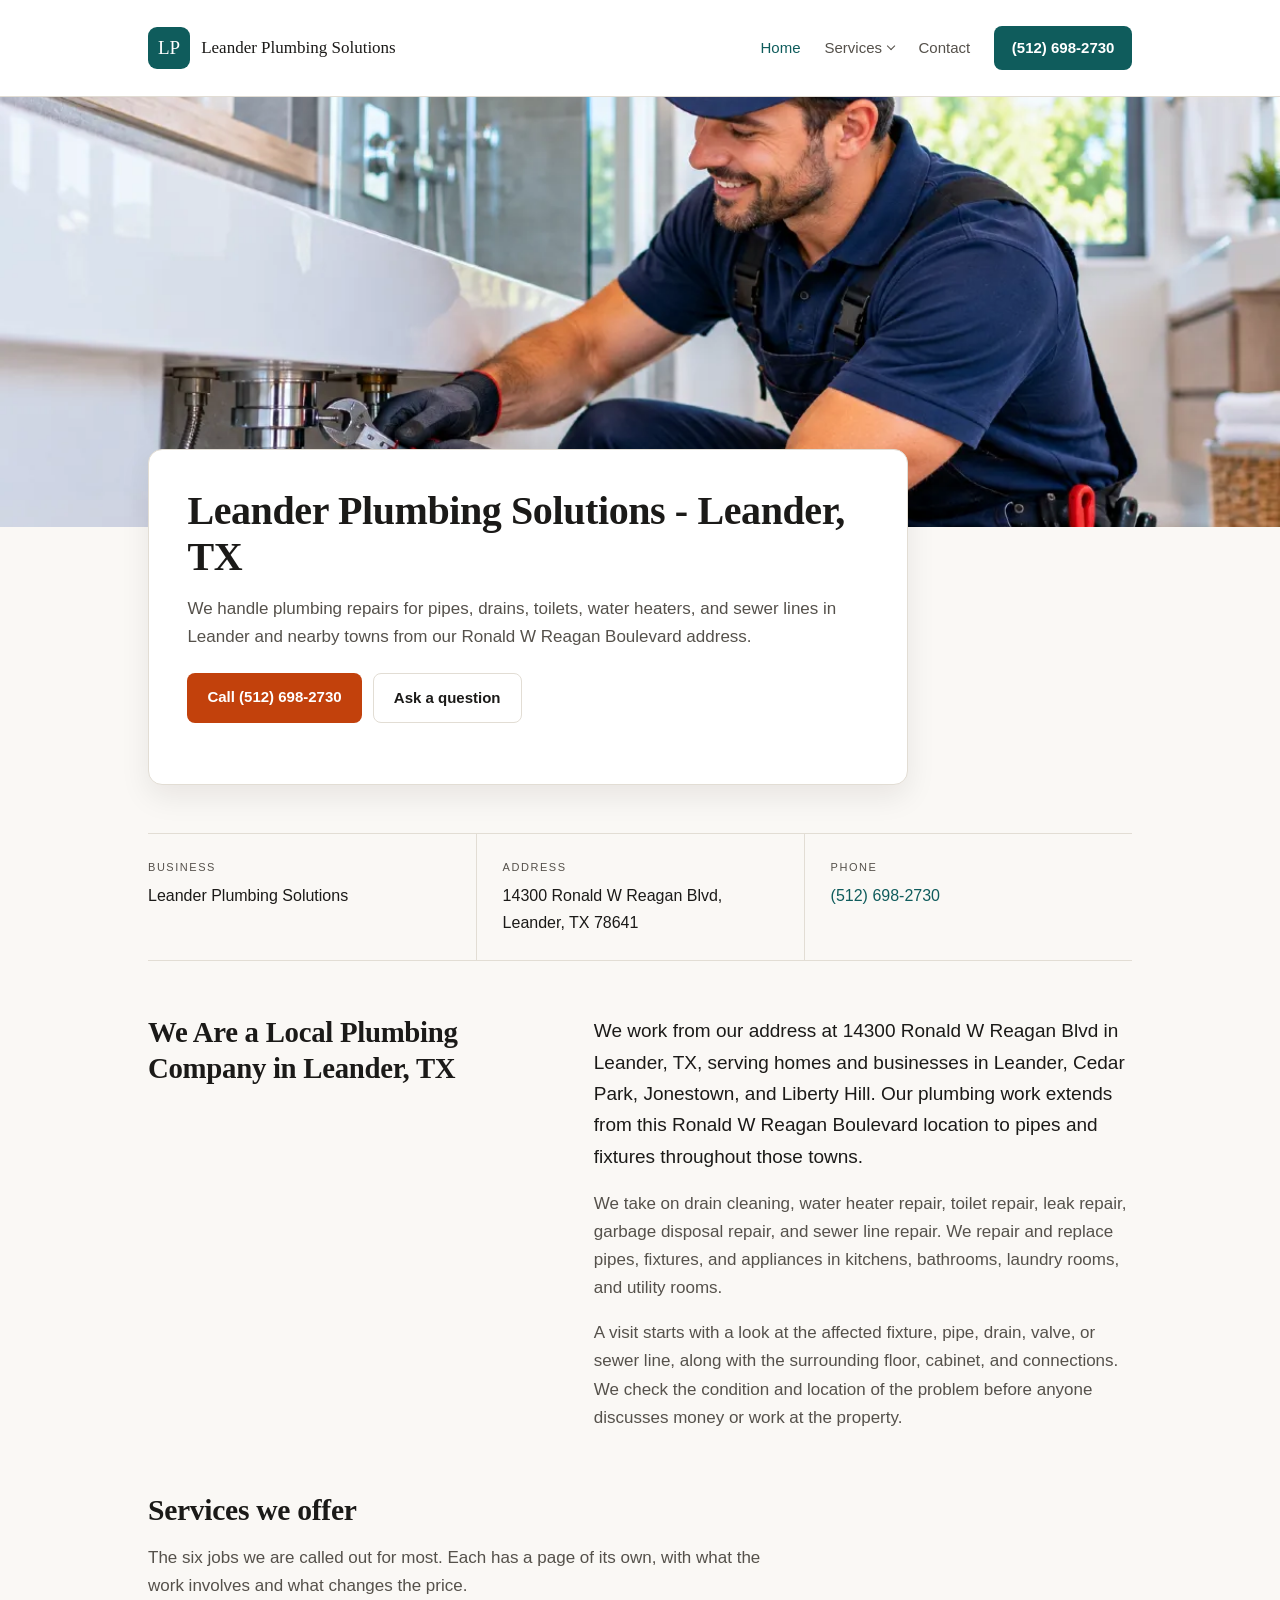
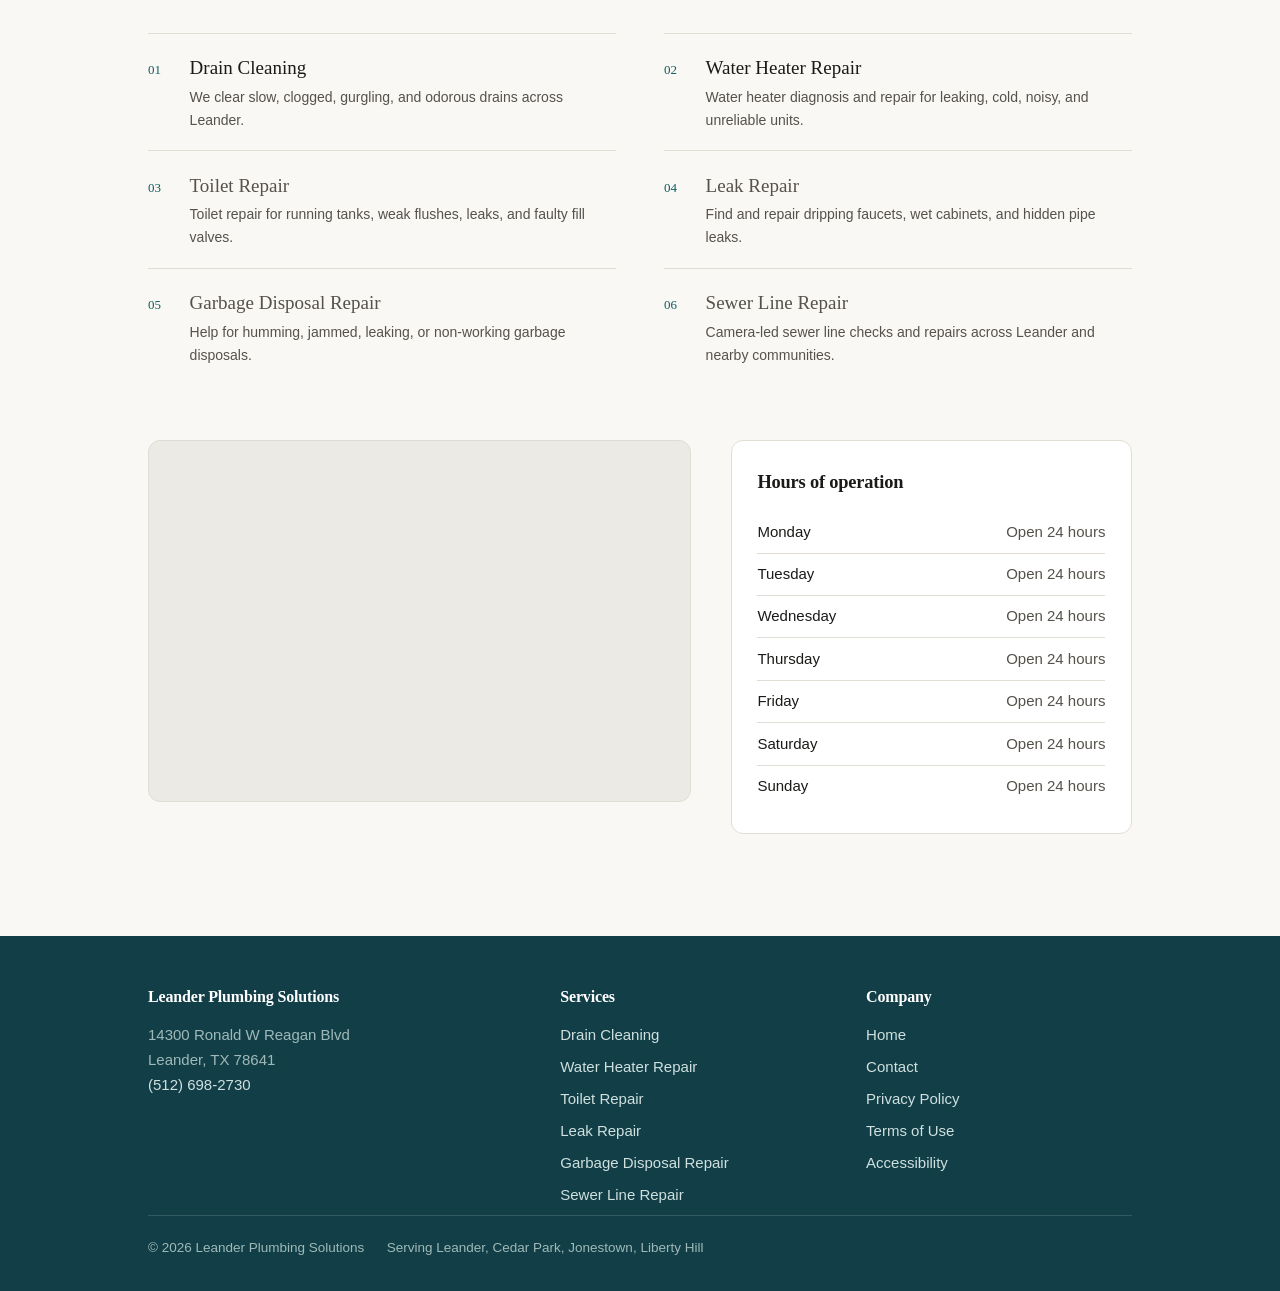
<file: index.html>
<!DOCTYPE html>
<html lang="en">
<head>
<meta charset="utf-8">
<meta name="viewport" content="width=device-width, initial-scale=1">
<title>Leander Plumbing Solutions | Leander, TX</title>
<meta name="description" content="Leander Plumbing Solutions repairs drains, water heaters, toilets, leaks, disposals, and sewer lines in Leander, TX, Cedar Park, Jonestown, and Liberty Hill.">
<link rel="canonical" href="https://leander-plumbing-solutions.9-s.org/">
<meta property="og:type" content="website">
<meta property="og:title" content="Leander Plumbing Solutions | Leander, TX">
<meta property="og:description" content="Leander Plumbing Solutions repairs drains, water heaters, toilets, leaks, disposals, and sewer lines in Leander, TX, Cedar Park, Jonestown, and Liberty Hill.">
<meta property="og:url" content="https://leander-plumbing-solutions.9-s.org/">
<link rel="stylesheet" href="assets/site.css">
<script type="application/ld+json">{"@context":"https://schema.org","@type":"Plumber","name":"Leander Plumbing Solutions","url":"https://leander-plumbing-solutions.9-s.org/","address":{"@type":"PostalAddress","streetAddress":"14300 Ronald W Reagan Blvd","addressLocality":"Leander","addressRegion":"TX","postalCode":"78641","addressCountry":"US"},"telephone":"(512) 698-2730","image":"https://leander-plumbing-solutions.9-s.org/assets/hero-4.webp","areaServed":["Leander","Cedar Park","Jonestown","Liberty Hill"]}</script>
</head>
<body>

<a class="ledger-skip" href="#main">Skip to content</a>
<header class="ledger-head"><div class="ledger-shell ledger-head__row">
  <a class="ledger-brand" href="./">
    <span class="ledger-brand__glyph">LP</span>
    <span class="ledger-brand__name">Leander Plumbing Solutions</span>
  </a>
  <nav class="ledger-menu" aria-label="Main">
    <a href="./" aria-current="page">Home</a>
    <details class="ledger-drop">
      <summary>Services</summary>
      <ul class="ledger-drop__list">
        <li class="ledger-drop__all"><a href="./#services">All services</a></li>
        <li><a href="drain-cleaning/">Drain Cleaning</a></li><li><a href="water-heater-repair/">Water Heater Repair</a></li><li><a href="toilet-repair/">Toilet Repair</a></li><li><a href="leak-repair/">Leak Repair</a></li><li><a href="garbage-disposal-repair/">Garbage Disposal Repair</a></li><li><a href="sewer-line-repair/">Sewer Line Repair</a></li>
      </ul>
    </details>
    <a href="contact/">Contact</a>
  </nav>
  <a class="ledger-ring" href="tel:+15126982730">(512) 698-2730</a>
</div></header>
<main id="main">


<section class="ledger-hero">
  <div class="ledger-hero__band">
    <img src="assets/hero-1.webp" width="1200" height="800" alt="A plumber tightening a fitting beneath a bathroom basin with an adjustable wrench"
         loading="eager" fetchpriority="high" decoding="async">
  </div>
  <div class="ledger-shell">
    <div class="ledger-hero__card">
      <h1>Leander Plumbing Solutions - Leander, TX</h1>
      <p>We handle plumbing repairs for pipes, drains, toilets, water heaters, and sewer lines in Leander and nearby towns from our Ronald W Reagan Boulevard address.</p>
      <p class="ledger-acts">
        <a class="ledger-act ledger-act--fill" href="tel:+15126982730">Call (512) 698-2730</a>
        <a class="ledger-act ledger-act--line" href="contact/">Ask a question</a>
      </p>
    </div>
  </div>
</section>

<div class="ledger-shell">
  <dl class="ledger-nap">
    <div><dt>Business</dt><dd>Leander Plumbing Solutions</dd></div>
    <div><dt>Address</dt><dd>14300 Ronald W Reagan Blvd, Leander, TX 78641</dd></div>
    <div><dt>Phone</dt><dd><a href="tel:+15126982730">(512) 698-2730</a></dd></div>
  </dl>
</div>

<section class="ledger-block"><div class="ledger-shell">
  <div class="ledger-about">
    <h2>We Are a Local Plumbing Company in Leander, TX</h2>
    <div class="ledger-about__text">
      <p>We work from our address at 14300 Ronald W Reagan Blvd in Leander, TX, serving homes and businesses in Leander, Cedar Park, Jonestown, and Liberty Hill. Our plumbing work extends from this Ronald W Reagan Boulevard location to pipes and fixtures throughout those towns.</p>
      <p>We take on drain cleaning, water heater repair, toilet repair, leak repair, garbage disposal repair, and sewer line repair. We repair and replace pipes, fixtures, and appliances in kitchens, bathrooms, laundry rooms, and utility rooms.</p>
      <p>A visit starts with a look at the affected fixture, pipe, drain, valve, or sewer line, along with the surrounding floor, cabinet, and connections. We check the condition and location of the problem before anyone discusses money or work at the property.</p>
    </div>
  </div>
</div></section>

<section class="ledger-block" id="services" style="padding-top:0"><div class="ledger-shell">
  <div class="ledger-block__lede">
    <h2>Services we offer</h2>
    <p>The six jobs we are called out for most. Each has a page of its own, with what the work involves and what changes the price.</p>
    

  </div>
  <ul class="ledger-list"><li><a href="drain-cleaning/"><span class="ledger-list__n">01</span><span><span class="ledger-list__name">Drain Cleaning</span><span class="ledger-list__sub">We clear slow, clogged, gurgling, and odorous drains across Leander.</span></span></a></li><li><a href="water-heater-repair/"><span class="ledger-list__n">02</span><span><span class="ledger-list__name">Water Heater Repair</span><span class="ledger-list__sub">Water heater diagnosis and repair for leaking, cold, noisy, and unreliable units.</span></span></a></li><li><span class="ledger-list__row"><span class="ledger-list__n">03</span><span><span class="ledger-list__name">Toilet Repair</span><span class="ledger-list__sub">Toilet repair for running tanks, weak flushes, leaks, and faulty fill valves.</span></span></span></li><li><span class="ledger-list__row"><span class="ledger-list__n">04</span><span><span class="ledger-list__name">Leak Repair</span><span class="ledger-list__sub">Find and repair dripping faucets, wet cabinets, and hidden pipe leaks.</span></span></span></li><li><span class="ledger-list__row"><span class="ledger-list__n">05</span><span><span class="ledger-list__name">Garbage Disposal Repair</span><span class="ledger-list__sub">Help for humming, jammed, leaking, or non-working garbage disposals.</span></span></span></li><li><span class="ledger-list__row"><span class="ledger-list__n">06</span><span><span class="ledger-list__name">Sewer Line Repair</span><span class="ledger-list__sub">Camera-led sewer line checks and repairs across Leander and nearby communities.</span></span></span></li></ul>
</div></section>

<section class="ledger-block" id="visit" style="padding-top:0"><div class="ledger-shell">
  <div class="ledger-visit">
<div class="ledger-map">
  <iframe title="Map showing Leander Plumbing Solutions" loading="lazy"
    referrerpolicy="no-referrer-when-downgrade"
    src="https://www.google.com/maps?q=14300%20Ronald%20W%20Reagan%20Blvd%2C%20Leander%2C%20TX%2078641&amp;z=15&amp;output=embed"></iframe>
</div>
<div class="ledger-hours">
  <h2>Hours of operation</h2>
  <table><tr><td>Monday</td><td>Open 24 hours</td></tr><tr><td>Tuesday</td><td>Open 24 hours</td></tr><tr><td>Wednesday</td><td>Open 24 hours</td></tr><tr><td>Thursday</td><td>Open 24 hours</td></tr><tr><td>Friday</td><td>Open 24 hours</td></tr><tr><td>Saturday</td><td>Open 24 hours</td></tr><tr><td>Sunday</td><td>Open 24 hours</td></tr></table>
</div></div>
</div></section>

</main>

<footer class="ledger-foot"><div class="ledger-shell">
  <div class="ledger-foot__spread">
    <div>
      <h2>Leander Plumbing Solutions</h2>
      <p>14300 Ronald W Reagan Blvd<br>Leander, TX 78641<br>
         <a href="tel:+15126982730">(512) 698-2730</a></p>
      
    </div>
    <div><h2>Services</h2><ul><li><a href="drain-cleaning/">Drain Cleaning</a></li><li><a href="water-heater-repair/">Water Heater Repair</a></li><li><a href="toilet-repair/">Toilet Repair</a></li><li><a href="leak-repair/">Leak Repair</a></li><li><a href="garbage-disposal-repair/">Garbage Disposal Repair</a></li><li><a href="sewer-line-repair/">Sewer Line Repair</a></li></ul></div>
    <div><h2>Company</h2><ul>
      <li><a href="./">Home</a></li><li><a href="contact/">Contact</a></li><li><a href="privacy-policy/">Privacy Policy</a></li><li><a href="terms-of-use/">Terms of Use</a></li><li><a href="accessibility/">Accessibility</a></li>
    </ul></div>
  </div>
  <p class="ledger-foot__base">
    <span>&copy; 2026 Leander Plumbing Solutions</span>
    <span>Serving Leander, Cedar Park, Jonestown, Liberty Hill</span>
  </p>
</div></footer>
</body>
</html>
</file>
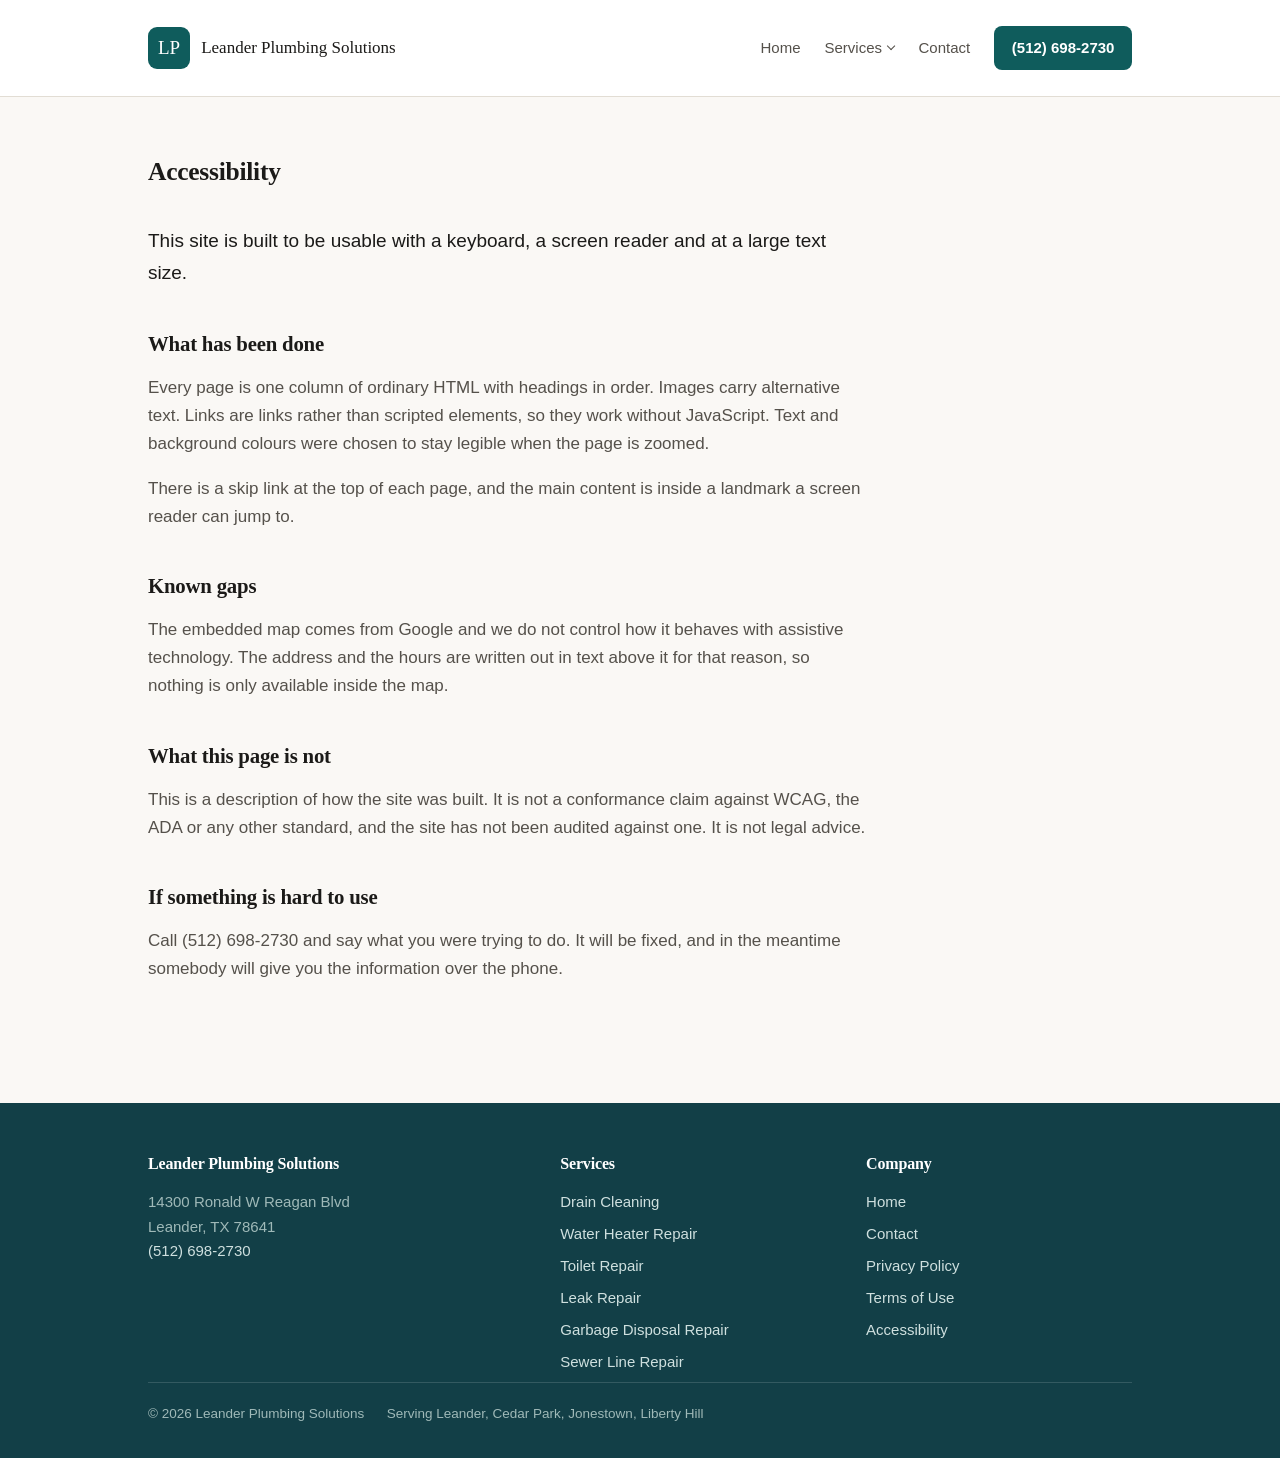
<file: accessibility/index.html>
<!DOCTYPE html>
<html lang="en">
<head>
<meta charset="utf-8">
<meta name="viewport" content="width=device-width, initial-scale=1">
<title>Accessibility | Leander Plumbing Solutions</title>
<meta name="description" content="Accessibility for Leander Plumbing Solutions in Leander, TX.">
<link rel="canonical" href="https://leander-plumbing-solutions.9-s.org/accessibility/">
<meta property="og:type" content="website">
<meta property="og:title" content="Accessibility | Leander Plumbing Solutions">
<meta property="og:description" content="Accessibility for Leander Plumbing Solutions in Leander, TX.">
<meta property="og:url" content="https://leander-plumbing-solutions.9-s.org/accessibility/">
<link rel="stylesheet" href="../assets/site.css">
</head>
<body>

<a class="ledger-skip" href="#main">Skip to content</a>
<header class="ledger-head"><div class="ledger-shell ledger-head__row">
  <a class="ledger-brand" href="../">
    <span class="ledger-brand__glyph">LP</span>
    <span class="ledger-brand__name">Leander Plumbing Solutions</span>
  </a>
  <nav class="ledger-menu" aria-label="Main">
    <a href="../">Home</a>
    <details class="ledger-drop">
      <summary>Services</summary>
      <ul class="ledger-drop__list">
        <li class="ledger-drop__all"><a href="../#services">All services</a></li>
        <li><a href="../drain-cleaning/">Drain Cleaning</a></li><li><a href="../water-heater-repair/">Water Heater Repair</a></li><li><a href="../toilet-repair/">Toilet Repair</a></li><li><a href="../leak-repair/">Leak Repair</a></li><li><a href="../garbage-disposal-repair/">Garbage Disposal Repair</a></li><li><a href="../sewer-line-repair/">Sewer Line Repair</a></li>
      </ul>
    </details>
    <a href="../contact/">Contact</a>
  </nav>
  <a class="ledger-ring" href="tel:+15126982730">(512) 698-2730</a>
</div></header>
<main id="main">

<section class="ledger-block"><div class="ledger-shell">
  <div class="ledger-block__lede"><h1>Accessibility</h1></div>
  <div class="ledger-prose"><p class="ledger-lead">This site is built to be usable with a keyboard, a screen reader and at a large text size.</p>
<h2>What has been done</h2>
<p>Every page is one column of ordinary HTML with headings in order. Images carry alternative text. Links are links rather than scripted elements, so they work without JavaScript. Text and background colours were chosen to stay legible when the page is zoomed.</p>
<p>There is a skip link at the top of each page, and the main content is inside a landmark a screen reader can jump to.</p>
<h2>Known gaps</h2>
<p>The embedded map comes from Google and we do not control how it behaves with assistive technology. The address and the hours are written out in text above it for that reason, so nothing is only available inside the map.</p>
<h2>What this page is not</h2>
<p>This is a description of how the site was built. It is not a conformance claim against WCAG, the ADA or any other standard, and the site has not been audited against one. It is not legal advice.</p>
<h2>If something is hard to use</h2>
<p>Call (512) 698-2730 and say what you were trying to do. It will be fixed, and in the meantime somebody will give you the information over the phone.</p></div>
</div></section>
</main>

<footer class="ledger-foot"><div class="ledger-shell">
  <div class="ledger-foot__spread">
    <div>
      <h2>Leander Plumbing Solutions</h2>
      <p>14300 Ronald W Reagan Blvd<br>Leander, TX 78641<br>
         <a href="tel:+15126982730">(512) 698-2730</a></p>
      
    </div>
    <div><h2>Services</h2><ul><li><a href="../drain-cleaning/">Drain Cleaning</a></li><li><a href="../water-heater-repair/">Water Heater Repair</a></li><li><a href="../toilet-repair/">Toilet Repair</a></li><li><a href="../leak-repair/">Leak Repair</a></li><li><a href="../garbage-disposal-repair/">Garbage Disposal Repair</a></li><li><a href="../sewer-line-repair/">Sewer Line Repair</a></li></ul></div>
    <div><h2>Company</h2><ul>
      <li><a href="../">Home</a></li><li><a href="../contact/">Contact</a></li><li><a href="../privacy-policy/">Privacy Policy</a></li><li><a href="../terms-of-use/">Terms of Use</a></li><li><a href="../accessibility/">Accessibility</a></li>
    </ul></div>
  </div>
  <p class="ledger-foot__base">
    <span>&copy; 2026 Leander Plumbing Solutions</span>
    <span>Serving Leander, Cedar Park, Jonestown, Liberty Hill</span>
  </p>
</div></footer>
</body>
</html>
</file>
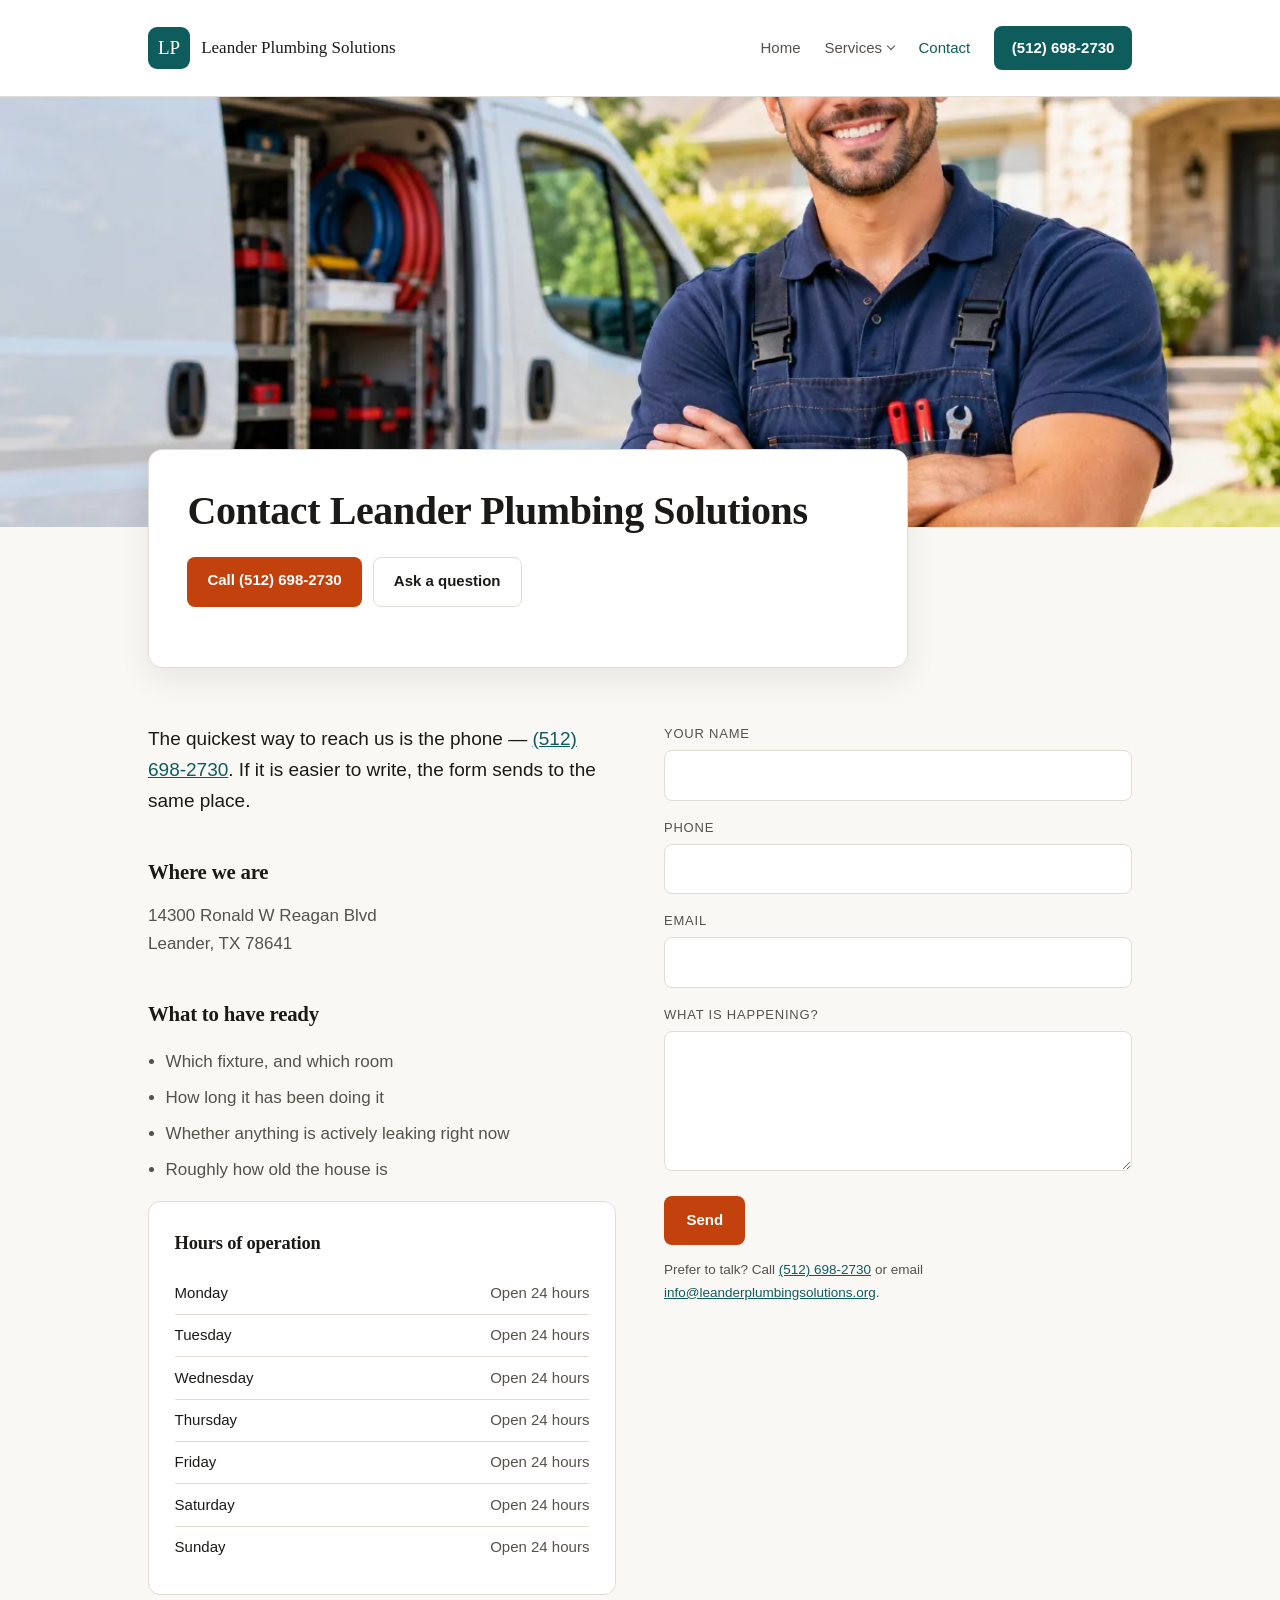
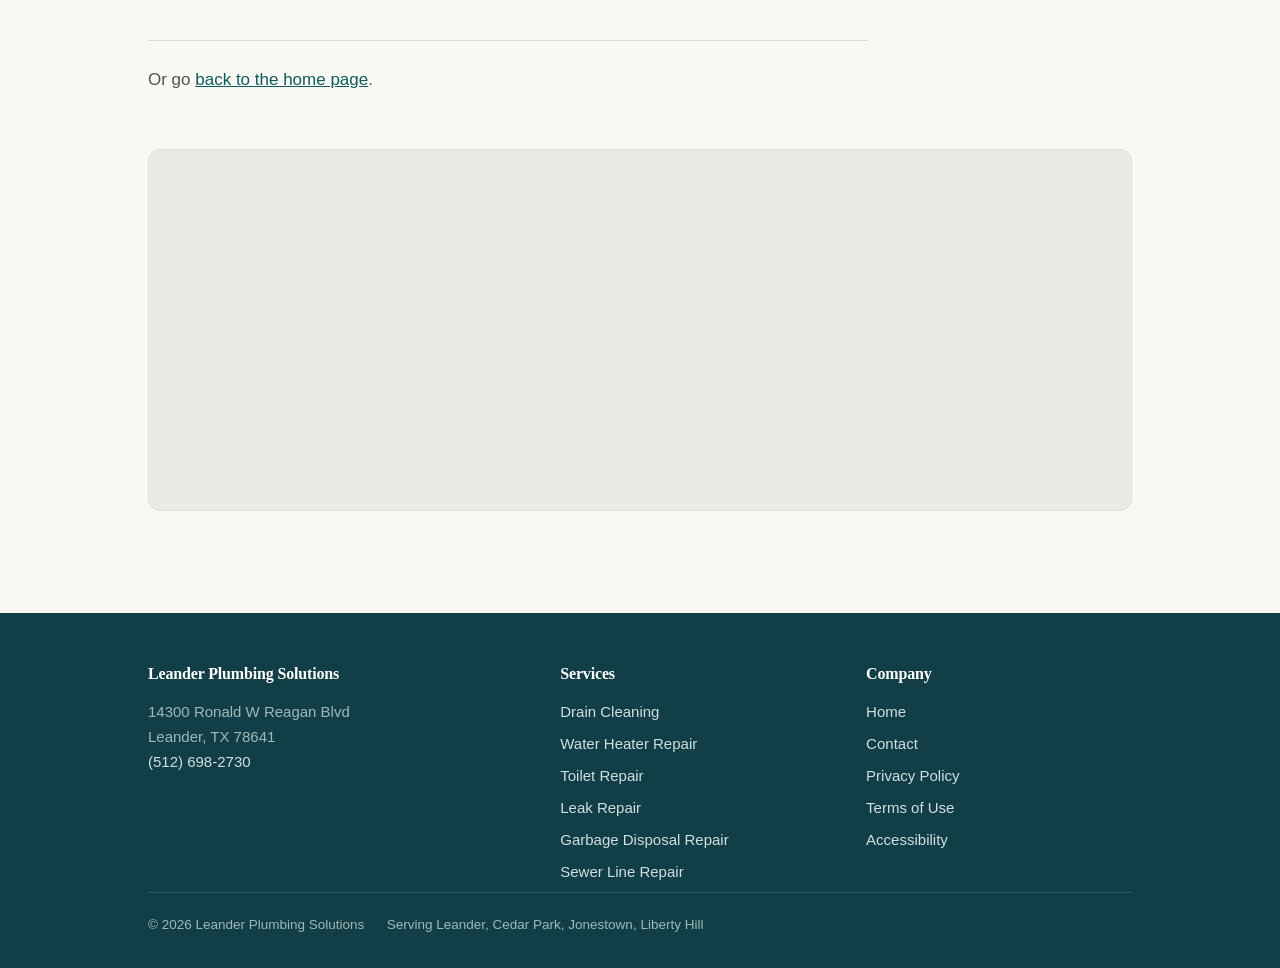
<file: contact/index.html>
<!DOCTYPE html>
<html lang="en">
<head>
<meta charset="utf-8">
<meta name="viewport" content="width=device-width, initial-scale=1">
<title>Contact Leander Plumbing Solutions | Leander, TX</title>
<meta name="description" content="Contact Leander Plumbing Solutions in Leander, TX. Call (512) 698-2730, or send a message and we will come back to you.">
<link rel="canonical" href="https://leander-plumbing-solutions.9-s.org/contact/">
<meta property="og:type" content="website">
<meta property="og:title" content="Contact Leander Plumbing Solutions | Leander, TX">
<meta property="og:description" content="Contact Leander Plumbing Solutions in Leander, TX. Call (512) 698-2730, or send a message and we will come back to you.">
<meta property="og:url" content="https://leander-plumbing-solutions.9-s.org/contact/">
<link rel="stylesheet" href="../assets/site.css">
</head>
<body>

<a class="ledger-skip" href="#main">Skip to content</a>
<header class="ledger-head"><div class="ledger-shell ledger-head__row">
  <a class="ledger-brand" href="../">
    <span class="ledger-brand__glyph">LP</span>
    <span class="ledger-brand__name">Leander Plumbing Solutions</span>
  </a>
  <nav class="ledger-menu" aria-label="Main">
    <a href="../">Home</a>
    <details class="ledger-drop">
      <summary>Services</summary>
      <ul class="ledger-drop__list">
        <li class="ledger-drop__all"><a href="../#services">All services</a></li>
        <li><a href="../drain-cleaning/">Drain Cleaning</a></li><li><a href="../water-heater-repair/">Water Heater Repair</a></li><li><a href="../toilet-repair/">Toilet Repair</a></li><li><a href="../leak-repair/">Leak Repair</a></li><li><a href="../garbage-disposal-repair/">Garbage Disposal Repair</a></li><li><a href="../sewer-line-repair/">Sewer Line Repair</a></li>
      </ul>
    </details>
    <a href="../contact/" aria-current="page">Contact</a>
  </nav>
  <a class="ledger-ring" href="tel:+15126982730">(512) 698-2730</a>
</div></header>
<main id="main">


<section class="ledger-hero">
  <div class="ledger-hero__band">
    <img src="../assets/hero-4.webp" width="1200" height="800" alt="A plumber standing beside an open service van outside a house"
         loading="eager" fetchpriority="high" decoding="async">
  </div>
  <div class="ledger-shell">
    <div class="ledger-hero__card">
      <h1>Contact Leander Plumbing Solutions</h1>
      <p></p>
      <p class="ledger-acts">
        <a class="ledger-act ledger-act--fill" href="tel:+15126982730">Call (512) 698-2730</a>
        <a class="ledger-act ledger-act--line" href="../contact/">Ask a question</a>
      </p>
    </div>
  </div>
</section>
<section class="ledger-block"><div class="ledger-shell">
  <div class="ledger-contact">
    <div class="ledger-prose">
      <p class="ledger-lead">The quickest way to reach us is the phone —
        <a href="tel:+15126982730">(512) 698-2730</a>. If it is easier to write, the form
        sends to the same place.</p>
      <h2>Where we are</h2>
      <p>14300 Ronald W Reagan Blvd<br>Leander, TX 78641</p>
      <h2>What to have ready</h2>
      <ul><li>Which fixture, and which room</li><li>How long it has been doing it</li><li>Whether anything is actively leaking right now</li><li>Roughly how old the house is</li></ul>
      
<div class="ledger-hours">
  <h2>Hours of operation</h2>
  <table><tr><td>Monday</td><td>Open 24 hours</td></tr><tr><td>Tuesday</td><td>Open 24 hours</td></tr><tr><td>Wednesday</td><td>Open 24 hours</td></tr><tr><td>Thursday</td><td>Open 24 hours</td></tr><tr><td>Friday</td><td>Open 24 hours</td></tr><tr><td>Saturday</td><td>Open 24 hours</td></tr><tr><td>Sunday</td><td>Open 24 hours</td></tr></table>
</div>
    </div>
    <div>
      <form class="ledger-form" action="REPLACE_WITH_YOUR_FORM_ENDPOINT" method="post">
        <label for="n">Your name</label><input id="n" name="name" type="text" autocomplete="name">
        <label for="p">Phone</label><input id="p" name="phone" type="tel" autocomplete="tel">
        <label for="e">Email</label><input id="e" name="email" type="email" autocomplete="email">
        <label for="m">What is happening?</label><textarea id="m" name="message"></textarea>
        <button type="submit">Send</button>
        <p class="ledger-form__note">Prefer to talk? Call
          <a href="tel:+15126982730">(512) 698-2730</a> or email
          <a href="mailto:info@leanderplumbingsolutions.org">info@leanderplumbingsolutions.org</a>.</p>
      </form>
    </div>
  </div>
  <div class="ledger-onward"><p>Or go <a href="../">back to the home page</a>.</p></div>
</div></section>
<section class="ledger-block" style="padding-top:0"><div class="ledger-shell">
<div class="ledger-map">
  <iframe title="Map showing Leander Plumbing Solutions" loading="lazy"
    referrerpolicy="no-referrer-when-downgrade"
    src="https://www.google.com/maps?q=14300%20Ronald%20W%20Reagan%20Blvd%2C%20Leander%2C%20TX%2078641&amp;z=15&amp;output=embed"></iframe>
</div></div></section>

</main>

<footer class="ledger-foot"><div class="ledger-shell">
  <div class="ledger-foot__spread">
    <div>
      <h2>Leander Plumbing Solutions</h2>
      <p>14300 Ronald W Reagan Blvd<br>Leander, TX 78641<br>
         <a href="tel:+15126982730">(512) 698-2730</a></p>
      
    </div>
    <div><h2>Services</h2><ul><li><a href="../drain-cleaning/">Drain Cleaning</a></li><li><a href="../water-heater-repair/">Water Heater Repair</a></li><li><a href="../toilet-repair/">Toilet Repair</a></li><li><a href="../leak-repair/">Leak Repair</a></li><li><a href="../garbage-disposal-repair/">Garbage Disposal Repair</a></li><li><a href="../sewer-line-repair/">Sewer Line Repair</a></li></ul></div>
    <div><h2>Company</h2><ul>
      <li><a href="../">Home</a></li><li><a href="../contact/">Contact</a></li><li><a href="../privacy-policy/">Privacy Policy</a></li><li><a href="../terms-of-use/">Terms of Use</a></li><li><a href="../accessibility/">Accessibility</a></li>
    </ul></div>
  </div>
  <p class="ledger-foot__base">
    <span>&copy; 2026 Leander Plumbing Solutions</span>
    <span>Serving Leander, Cedar Park, Jonestown, Liberty Hill</span>
  </p>
</div></footer>
</body>
</html>
</file>
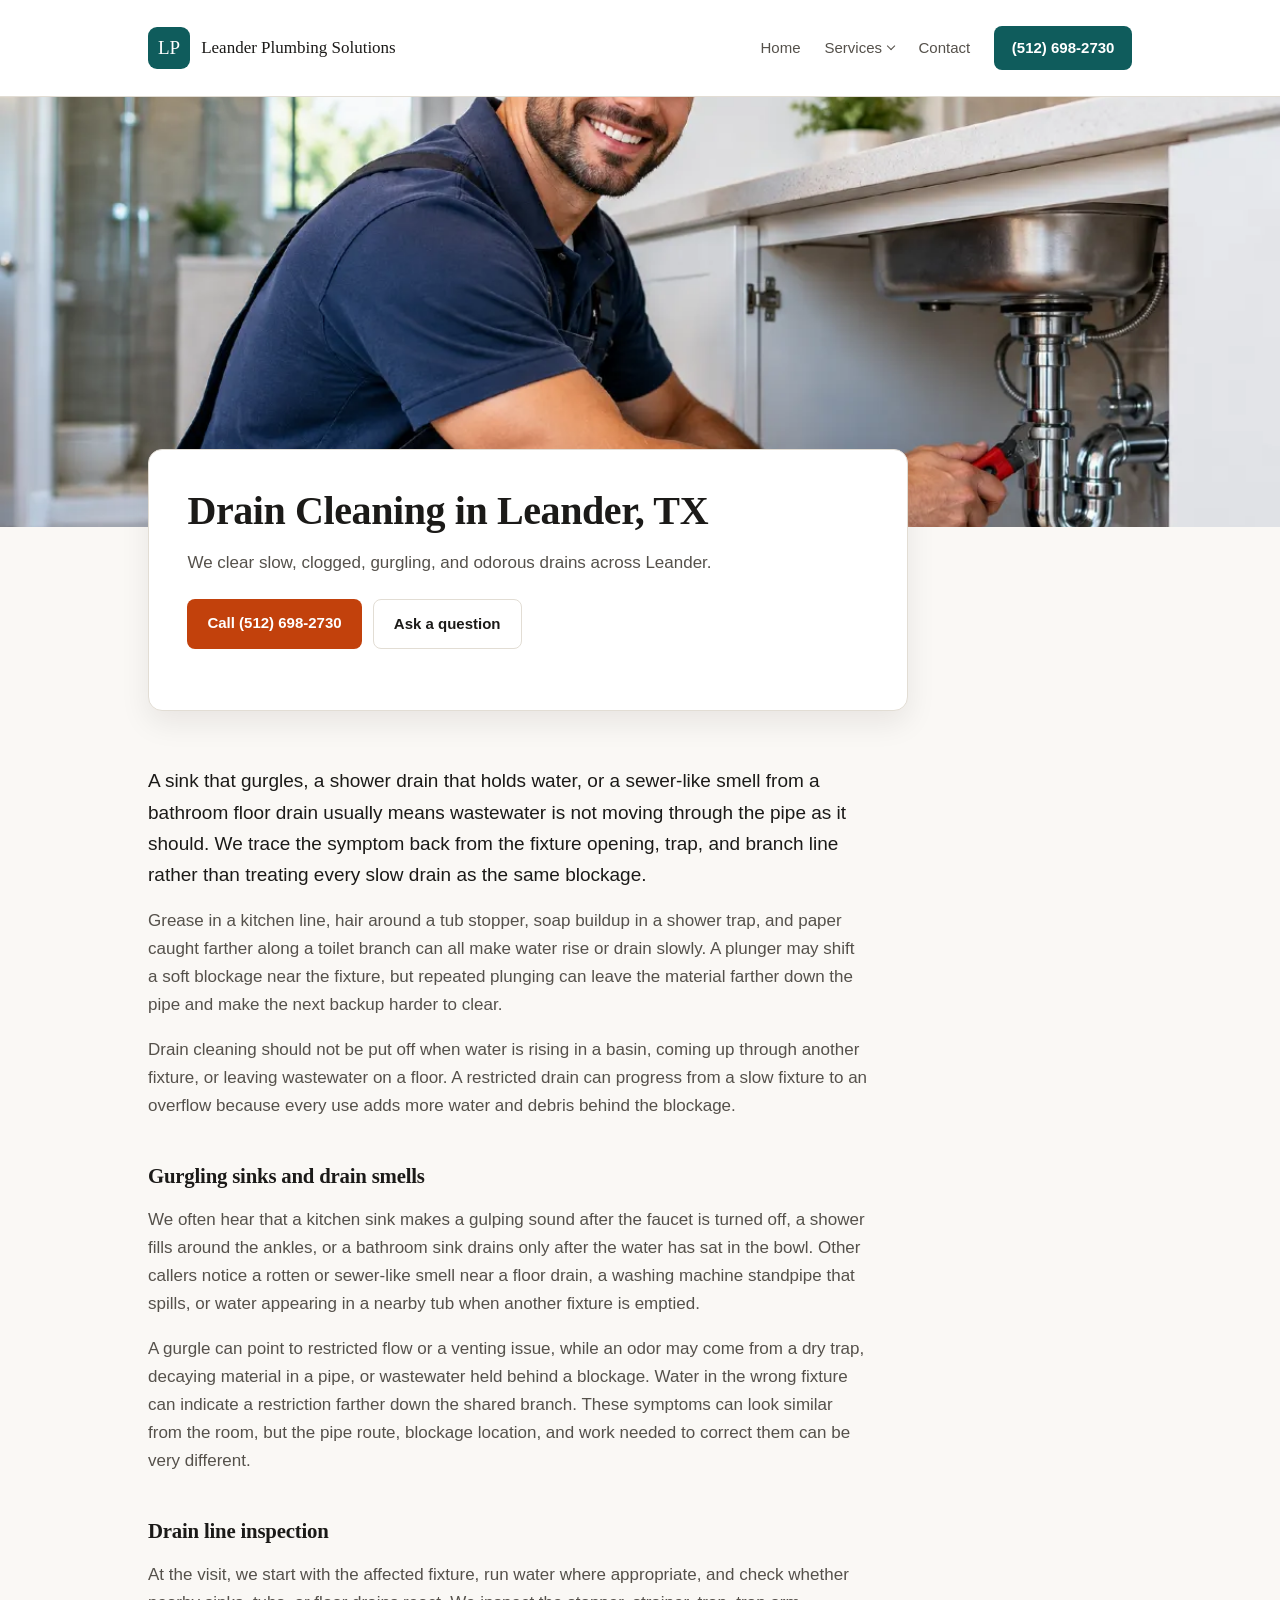
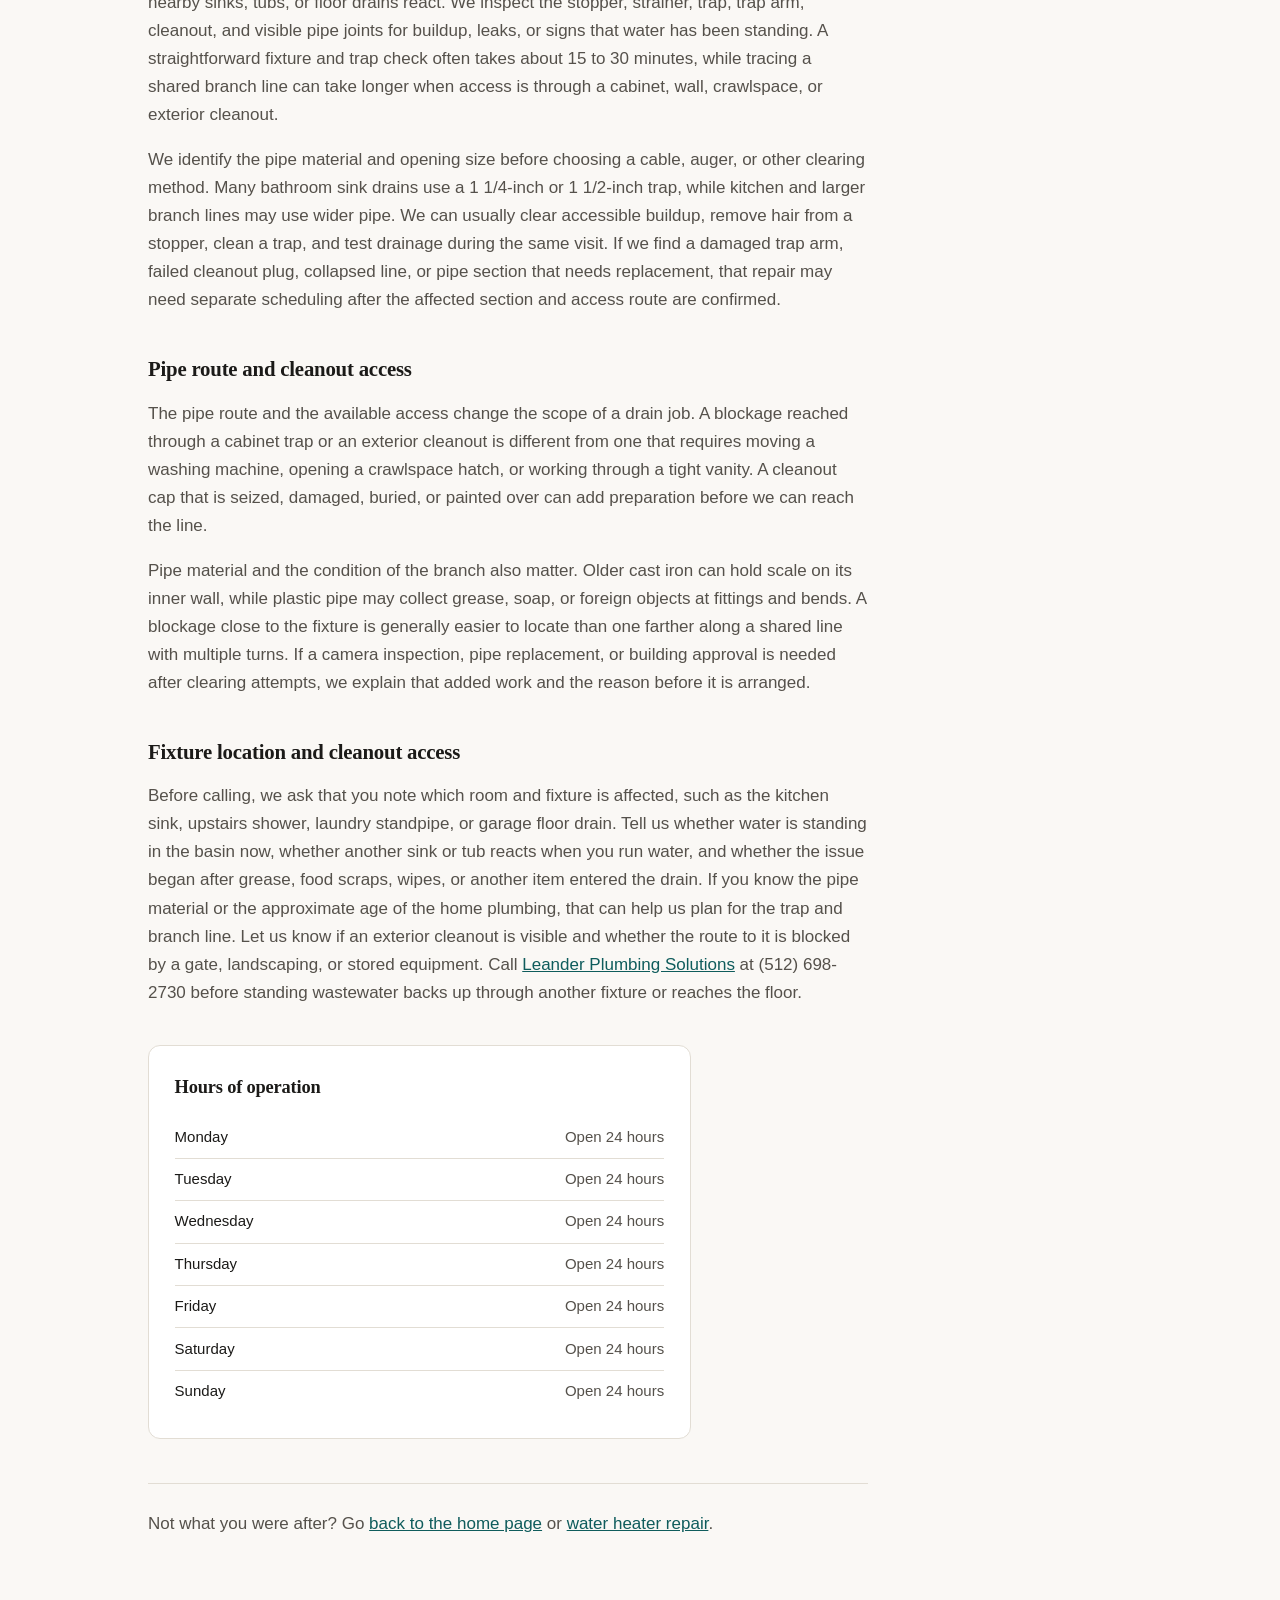
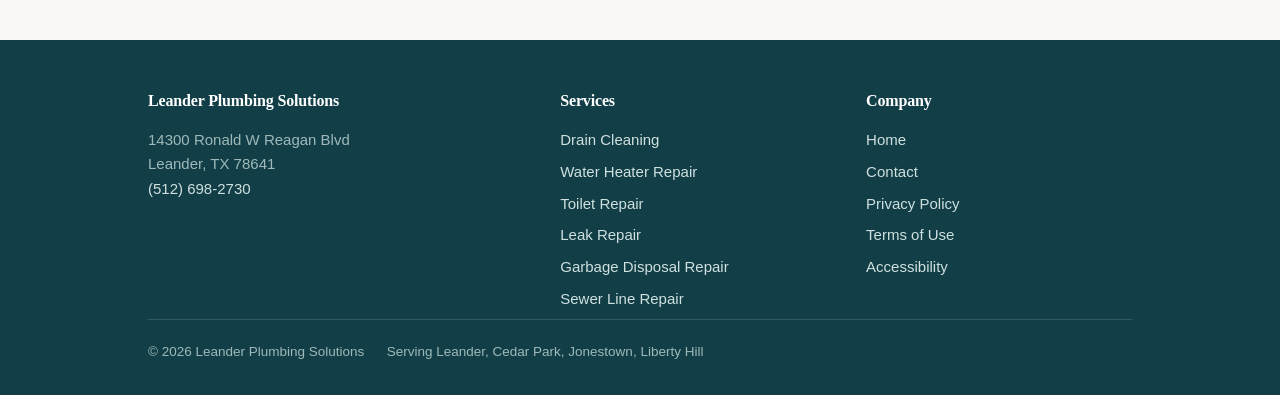
<file: drain-cleaning/index.html>
<!DOCTYPE html>
<html lang="en">
<head>
<meta charset="utf-8">
<meta name="viewport" content="width=device-width, initial-scale=1">
<title>Drain Cleaning | Leander Plumbing Solutions | Leander, TX</title>
<meta name="description" content="Leander Plumbing Solutions clears slow, clogged, and odorous drains in Leander, TX. We inspect fixture traps, branch lines, and cleanout access for homes.">
<link rel="canonical" href="https://leander-plumbing-solutions.9-s.org/drain-cleaning/">
<meta property="og:type" content="website">
<meta property="og:title" content="Drain Cleaning | Leander Plumbing Solutions | Leander, TX">
<meta property="og:description" content="Leander Plumbing Solutions clears slow, clogged, and odorous drains in Leander, TX. We inspect fixture traps, branch lines, and cleanout access for homes.">
<meta property="og:url" content="https://leander-plumbing-solutions.9-s.org/drain-cleaning/">
<link rel="stylesheet" href="../assets/site.css">
<script type="application/ld+json">{"@context":"https://schema.org","@type":"Service","name":"Drain Cleaning","serviceType":"Drain Cleaning","url":"https://leander-plumbing-solutions.9-s.org/drain-cleaning/","provider":{"@type":"Plumber","name":"Leander Plumbing Solutions","url":"https://leander-plumbing-solutions.9-s.org/","telephone":"(512) 698-2730"},"areaServed":{"@type":"City","name":"Leander"}}</script>
</head>
<body>

<a class="ledger-skip" href="#main">Skip to content</a>
<header class="ledger-head"><div class="ledger-shell ledger-head__row">
  <a class="ledger-brand" href="../">
    <span class="ledger-brand__glyph">LP</span>
    <span class="ledger-brand__name">Leander Plumbing Solutions</span>
  </a>
  <nav class="ledger-menu" aria-label="Main">
    <a href="../">Home</a>
    <details class="ledger-drop">
      <summary>Services</summary>
      <ul class="ledger-drop__list">
        <li class="ledger-drop__all"><a href="../#services">All services</a></li>
        <li><a href="../drain-cleaning/" aria-current="page">Drain Cleaning</a></li><li><a href="../water-heater-repair/">Water Heater Repair</a></li><li><a href="../toilet-repair/">Toilet Repair</a></li><li><a href="../leak-repair/">Leak Repair</a></li><li><a href="../garbage-disposal-repair/">Garbage Disposal Repair</a></li><li><a href="../sewer-line-repair/">Sewer Line Repair</a></li>
      </ul>
    </details>
    <a href="../contact/">Contact</a>
  </nav>
  <a class="ledger-ring" href="tel:+15126982730">(512) 698-2730</a>
</div></header>
<main id="main">


<section class="ledger-hero">
  <div class="ledger-hero__band">
    <img src="../assets/hero-2.webp" width="1200" height="800" alt="A plumber crouched under a kitchen sink, working on the trap below a stainless steel bowl"
         loading="eager" fetchpriority="high" decoding="async">
  </div>
  <div class="ledger-shell">
    <div class="ledger-hero__card">
      <h1>Drain Cleaning in Leander, TX</h1>
      <p>We clear slow, clogged, gurgling, and odorous drains across Leander.</p>
      <p class="ledger-acts">
        <a class="ledger-act ledger-act--fill" href="tel:+15126982730">Call (512) 698-2730</a>
        <a class="ledger-act ledger-act--line" href="../contact/">Ask a question</a>
      </p>
    </div>
  </div>
</section>
<section class="ledger-block"><div class="ledger-shell">
  
  <div class="ledger-prose"><p class="ledger-lead">A sink that gurgles, a shower drain that holds water, or a sewer-like smell from a bathroom floor drain usually means wastewater is not moving through the pipe as it should. We trace the symptom back from the fixture opening, trap, and branch line rather than treating every slow drain as the same blockage.</p>
<p>Grease in a kitchen line, hair around a tub stopper, soap buildup in a shower trap, and paper caught farther along a toilet branch can all make water rise or drain slowly. A plunger may shift a soft blockage near the fixture, but repeated plunging can leave the material farther down the pipe and make the next backup harder to clear.</p>
<p>Drain cleaning should not be put off when water is rising in a basin, coming up through another fixture, or leaving wastewater on a floor. A restricted drain can progress from a slow fixture to an overflow because every use adds more water and debris behind the blockage.</p>
<h2>Gurgling sinks and drain smells</h2>
<p>We often hear that a kitchen sink makes a gulping sound after the faucet is turned off, a shower fills around the ankles, or a bathroom sink drains only after the water has sat in the bowl. Other callers notice a rotten or sewer-like smell near a floor drain, a washing machine standpipe that spills, or water appearing in a nearby tub when another fixture is emptied.</p>
<p>A gurgle can point to restricted flow or a venting issue, while an odor may come from a dry trap, decaying material in a pipe, or wastewater held behind a blockage. Water in the wrong fixture can indicate a restriction farther down the shared branch. These symptoms can look similar from the room, but the pipe route, blockage location, and work needed to correct them can be very different.</p>
<h2>Drain line inspection</h2>
<p>At the visit, we start with the affected fixture, run water where appropriate, and check whether nearby sinks, tubs, or floor drains react. We inspect the stopper, strainer, trap, trap arm, cleanout, and visible pipe joints for buildup, leaks, or signs that water has been standing. A straightforward fixture and trap check often takes about 15 to 30 minutes, while tracing a shared branch line can take longer when access is through a cabinet, wall, crawlspace, or exterior cleanout.</p>
<p>We identify the pipe material and opening size before choosing a cable, auger, or other clearing method. Many bathroom sink drains use a 1 1/4-inch or 1 1/2-inch trap, while kitchen and larger branch lines may use wider pipe. We can usually clear accessible buildup, remove hair from a stopper, clean a trap, and test drainage during the same visit. If we find a damaged trap arm, failed cleanout plug, collapsed line, or pipe section that needs replacement, that repair may need separate scheduling after the affected section and access route are confirmed.</p>
<h2>Pipe route and cleanout access</h2>
<p>The pipe route and the available access change the scope of a drain job. A blockage reached through a cabinet trap or an exterior cleanout is different from one that requires moving a washing machine, opening a crawlspace hatch, or working through a tight vanity. A cleanout cap that is seized, damaged, buried, or painted over can add preparation before we can reach the line.</p>
<p>Pipe material and the condition of the branch also matter. Older cast iron can hold scale on its inner wall, while plastic pipe may collect grease, soap, or foreign objects at fittings and bends. A blockage close to the fixture is generally easier to locate than one farther along a shared line with multiple turns. If a camera inspection, pipe replacement, or building approval is needed after clearing attempts, we explain that added work and the reason before it is arranged.</p>
<h2>Fixture location and cleanout access</h2>
<p>Before calling, we ask that you note which room and fixture is affected, such as the kitchen sink, upstairs shower, laundry standpipe, or garage floor drain. Tell us whether water is standing in the basin now, whether another sink or tub reacts when you run water, and whether the issue began after grease, food scraps, wipes, or another item entered the drain. If you know the pipe material or the approximate age of the home plumbing, that can help us plan for the trap and branch line. Let us know if an exterior cleanout is visible and whether the route to it is blocked by a gate, landscaping, or stored equipment. Call <a href="../">Leander Plumbing Solutions</a> at (512) 698-2730 before standing wastewater backs up through another fixture or reaches the floor.</p></div>
  <div class="ledger-visit" style="margin-top:2.4rem">
<div class="ledger-hours">
  <h2>Hours of operation</h2>
  <table><tr><td>Monday</td><td>Open 24 hours</td></tr><tr><td>Tuesday</td><td>Open 24 hours</td></tr><tr><td>Wednesday</td><td>Open 24 hours</td></tr><tr><td>Thursday</td><td>Open 24 hours</td></tr><tr><td>Friday</td><td>Open 24 hours</td></tr><tr><td>Saturday</td><td>Open 24 hours</td></tr><tr><td>Sunday</td><td>Open 24 hours</td></tr></table>
</div></div>
  <div class="ledger-onward"><p>Not what you were after? Go <a href="../">back to the home page</a> or <a href="../water-heater-repair/">water heater repair</a>.</p></div>
</div></section>

</main>

<footer class="ledger-foot"><div class="ledger-shell">
  <div class="ledger-foot__spread">
    <div>
      <h2>Leander Plumbing Solutions</h2>
      <p>14300 Ronald W Reagan Blvd<br>Leander, TX 78641<br>
         <a href="tel:+15126982730">(512) 698-2730</a></p>
      
    </div>
    <div><h2>Services</h2><ul><li><a href="../drain-cleaning/">Drain Cleaning</a></li><li><a href="../water-heater-repair/">Water Heater Repair</a></li><li><a href="../toilet-repair/">Toilet Repair</a></li><li><a href="../leak-repair/">Leak Repair</a></li><li><a href="../garbage-disposal-repair/">Garbage Disposal Repair</a></li><li><a href="../sewer-line-repair/">Sewer Line Repair</a></li></ul></div>
    <div><h2>Company</h2><ul>
      <li><a href="../">Home</a></li><li><a href="../contact/">Contact</a></li><li><a href="../privacy-policy/">Privacy Policy</a></li><li><a href="../terms-of-use/">Terms of Use</a></li><li><a href="../accessibility/">Accessibility</a></li>
    </ul></div>
  </div>
  <p class="ledger-foot__base">
    <span>&copy; 2026 Leander Plumbing Solutions</span>
    <span>Serving Leander, Cedar Park, Jonestown, Liberty Hill</span>
  </p>
</div></footer>
</body>
</html>
</file>
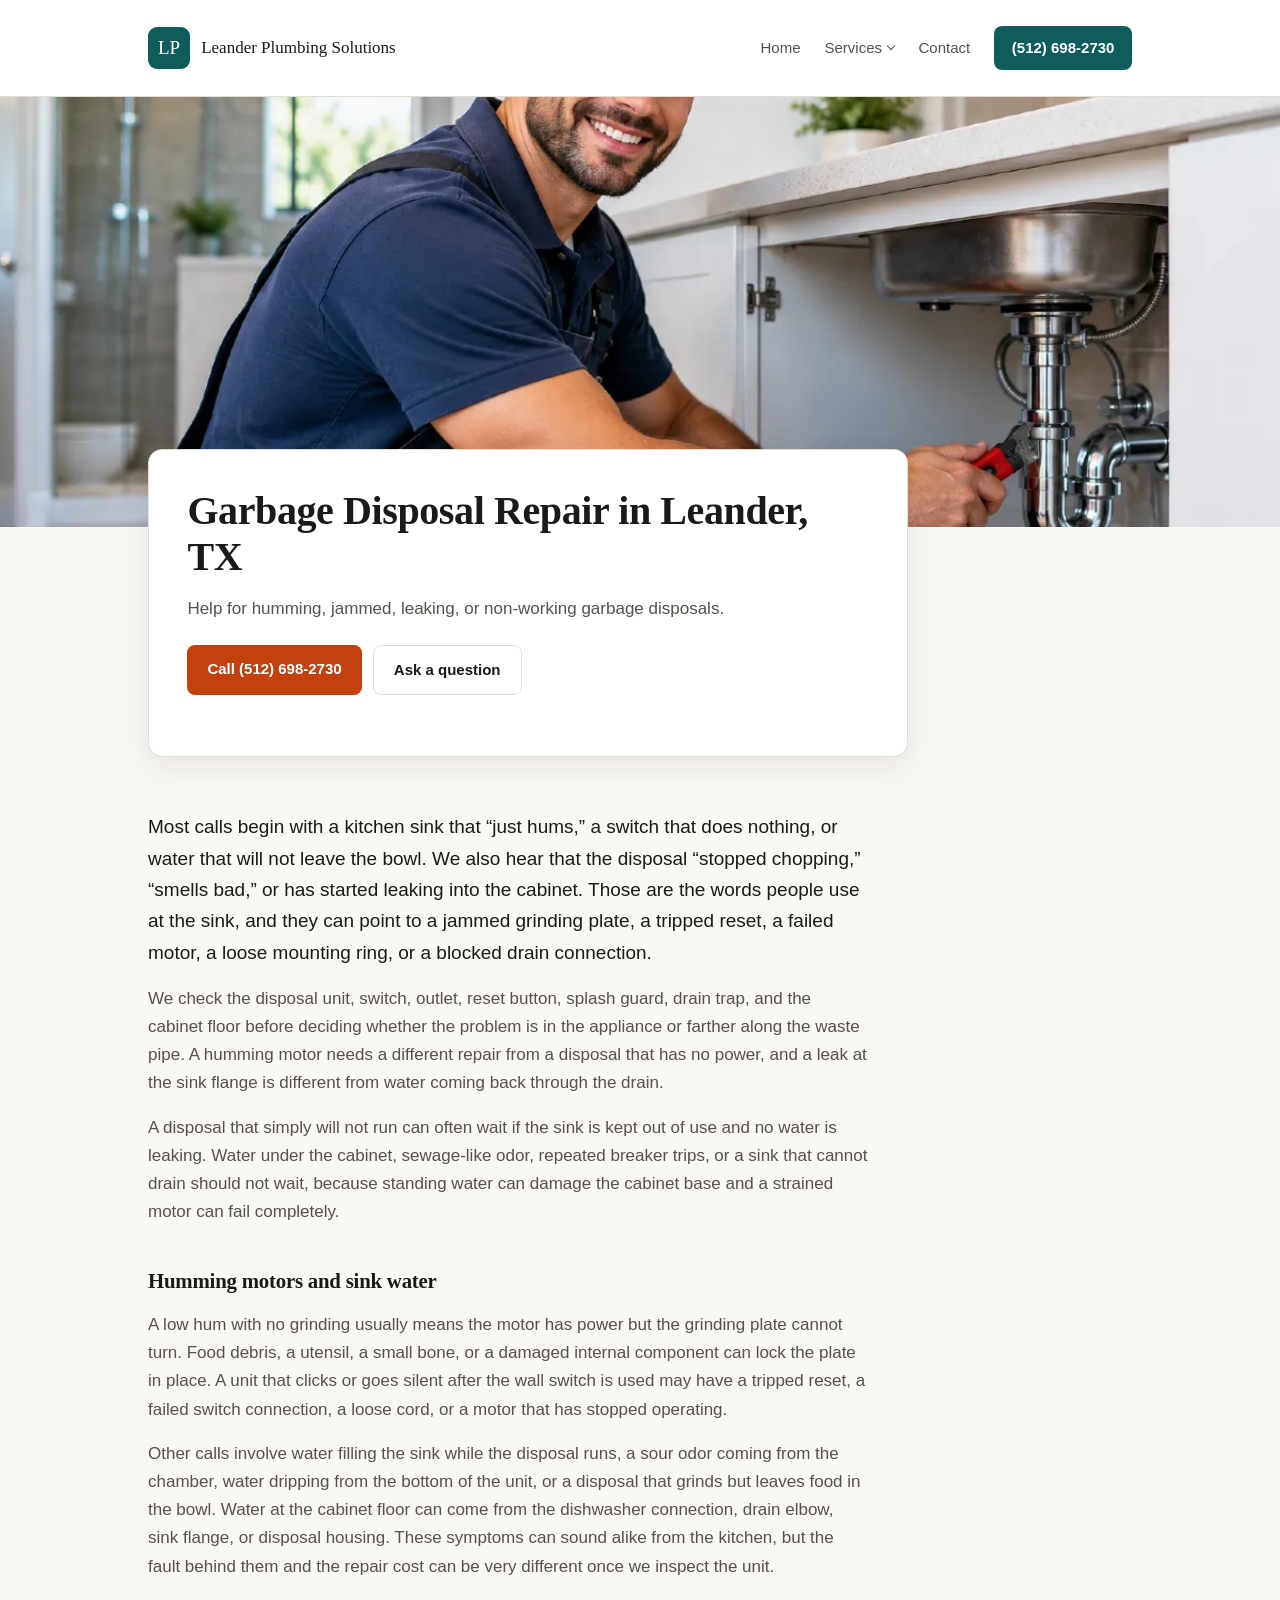
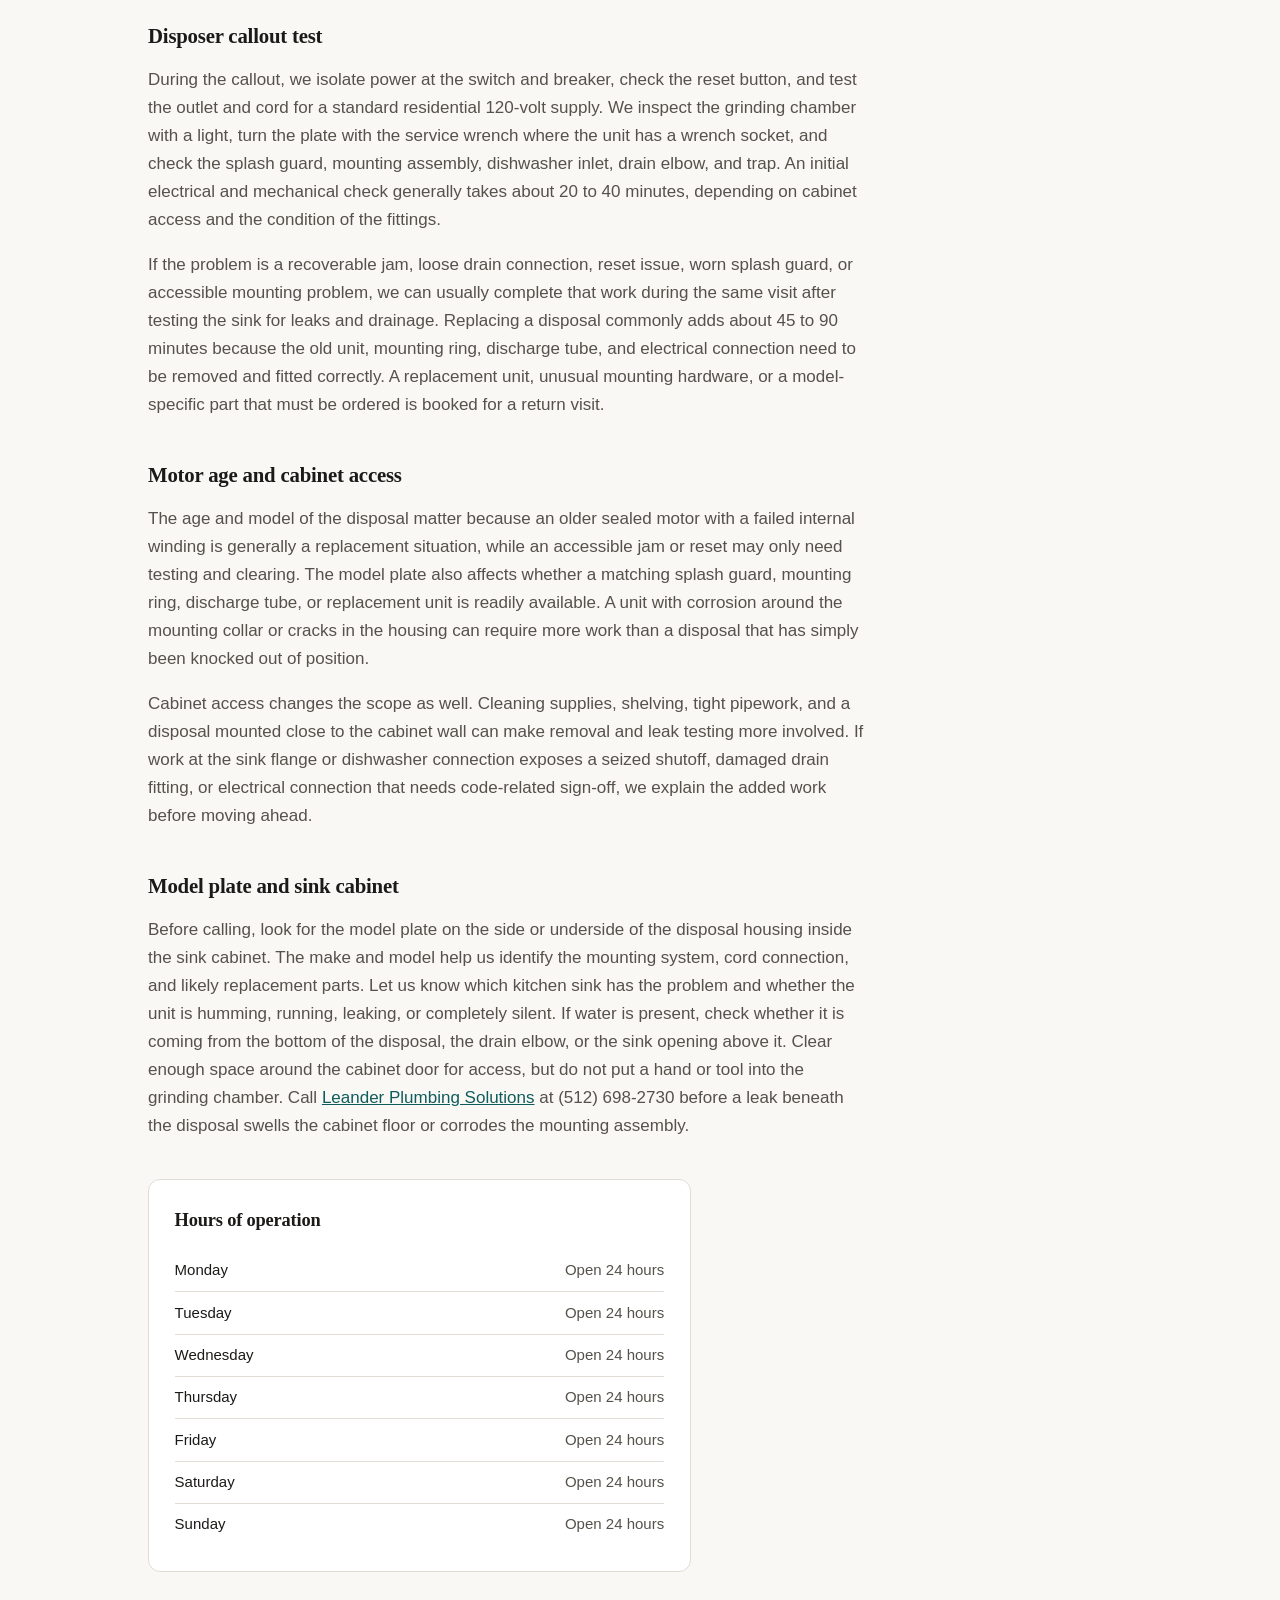
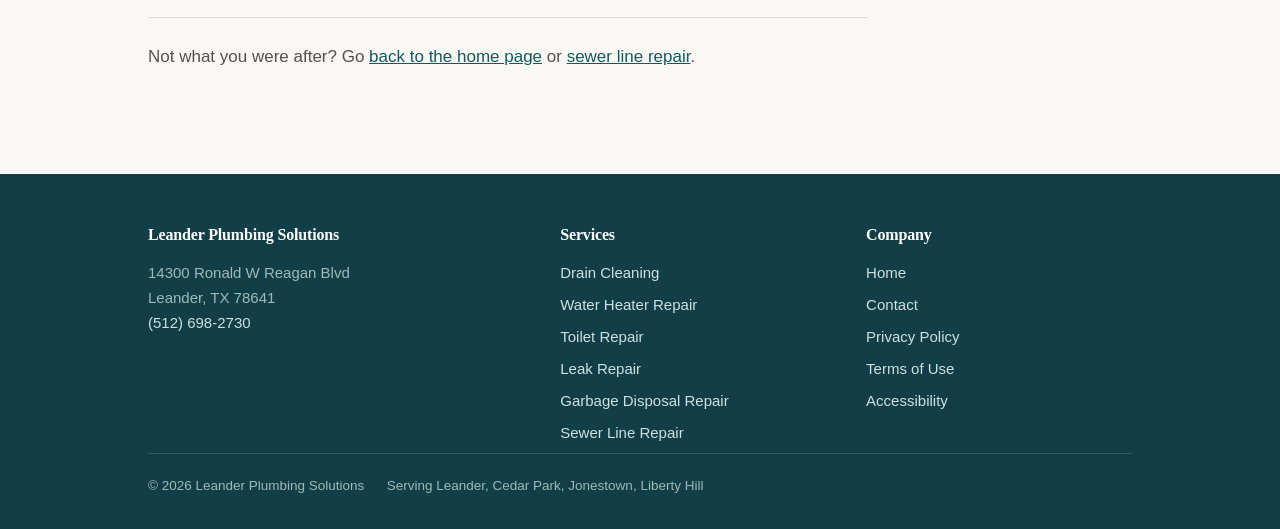
<file: garbage-disposal-repair/index.html>
<!DOCTYPE html>
<html lang="en">
<head>
<meta charset="utf-8">
<meta name="viewport" content="width=device-width, initial-scale=1">
<title>Disposal Repair | Leander Plumbing Solutions | Leander, TX</title>
<meta name="description" content="Leander Plumbing Solutions handles garbage disposal jams, humming motors, leaks, and replacement visits in Leander, TX. Call with the model plate.">
<link rel="canonical" href="https://leander-plumbing-solutions.9-s.org/garbage-disposal-repair/">
<meta property="og:type" content="website">
<meta property="og:title" content="Disposal Repair | Leander Plumbing Solutions | Leander, TX">
<meta property="og:description" content="Leander Plumbing Solutions handles garbage disposal jams, humming motors, leaks, and replacement visits in Leander, TX. Call with the model plate.">
<meta property="og:url" content="https://leander-plumbing-solutions.9-s.org/garbage-disposal-repair/">
<link rel="stylesheet" href="../assets/site.css">
<script type="application/ld+json">{"@context":"https://schema.org","@type":"Service","name":"Garbage Disposal Repair","serviceType":"Garbage Disposal Repair","url":"https://leander-plumbing-solutions.9-s.org/garbage-disposal-repair/","provider":{"@type":"Plumber","name":"Leander Plumbing Solutions","url":"https://leander-plumbing-solutions.9-s.org/","telephone":"(512) 698-2730"},"areaServed":{"@type":"City","name":"Leander"}}</script>
</head>
<body>

<a class="ledger-skip" href="#main">Skip to content</a>
<header class="ledger-head"><div class="ledger-shell ledger-head__row">
  <a class="ledger-brand" href="../">
    <span class="ledger-brand__glyph">LP</span>
    <span class="ledger-brand__name">Leander Plumbing Solutions</span>
  </a>
  <nav class="ledger-menu" aria-label="Main">
    <a href="../">Home</a>
    <details class="ledger-drop">
      <summary>Services</summary>
      <ul class="ledger-drop__list">
        <li class="ledger-drop__all"><a href="../#services">All services</a></li>
        <li><a href="../drain-cleaning/">Drain Cleaning</a></li><li><a href="../water-heater-repair/">Water Heater Repair</a></li><li><a href="../toilet-repair/">Toilet Repair</a></li><li><a href="../leak-repair/">Leak Repair</a></li><li><a href="../garbage-disposal-repair/" aria-current="page">Garbage Disposal Repair</a></li><li><a href="../sewer-line-repair/">Sewer Line Repair</a></li>
      </ul>
    </details>
    <a href="../contact/">Contact</a>
  </nav>
  <a class="ledger-ring" href="tel:+15126982730">(512) 698-2730</a>
</div></header>
<main id="main">


<section class="ledger-hero">
  <div class="ledger-hero__band">
    <img src="../assets/hero-2.webp" width="1200" height="800" alt="A plumber crouched under a kitchen sink, working on the trap below a stainless steel bowl"
         loading="eager" fetchpriority="high" decoding="async">
  </div>
  <div class="ledger-shell">
    <div class="ledger-hero__card">
      <h1>Garbage Disposal Repair in Leander, TX</h1>
      <p>Help for humming, jammed, leaking, or non-working garbage disposals.</p>
      <p class="ledger-acts">
        <a class="ledger-act ledger-act--fill" href="tel:+15126982730">Call (512) 698-2730</a>
        <a class="ledger-act ledger-act--line" href="../contact/">Ask a question</a>
      </p>
    </div>
  </div>
</section>
<section class="ledger-block"><div class="ledger-shell">
  
  <div class="ledger-prose"><p class="ledger-lead">Most calls begin with a kitchen sink that “just hums,” a switch that does nothing, or water that will not leave the bowl. We also hear that the disposal “stopped chopping,” “smells bad,” or has started leaking into the cabinet. Those are the words people use at the sink, and they can point to a jammed grinding plate, a tripped reset, a failed motor, a loose mounting ring, or a blocked drain connection.</p>
<p>We check the disposal unit, switch, outlet, reset button, splash guard, drain trap, and the cabinet floor before deciding whether the problem is in the appliance or farther along the waste pipe. A humming motor needs a different repair from a disposal that has no power, and a leak at the sink flange is different from water coming back through the drain.</p>
<p>A disposal that simply will not run can often wait if the sink is kept out of use and no water is leaking. Water under the cabinet, sewage-like odor, repeated breaker trips, or a sink that cannot drain should not wait, because standing water can damage the cabinet base and a strained motor can fail completely.</p>
<h2>Humming motors and sink water</h2>
<p>A low hum with no grinding usually means the motor has power but the grinding plate cannot turn. Food debris, a utensil, a small bone, or a damaged internal component can lock the plate in place. A unit that clicks or goes silent after the wall switch is used may have a tripped reset, a failed switch connection, a loose cord, or a motor that has stopped operating.</p>
<p>Other calls involve water filling the sink while the disposal runs, a sour odor coming from the chamber, water dripping from the bottom of the unit, or a disposal that grinds but leaves food in the bowl. Water at the cabinet floor can come from the dishwasher connection, drain elbow, sink flange, or disposal housing. These symptoms can sound alike from the kitchen, but the fault behind them and the repair cost can be very different once we inspect the unit.</p>
<h2>Disposer callout test</h2>
<p>During the callout, we isolate power at the switch and breaker, check the reset button, and test the outlet and cord for a standard residential 120-volt supply. We inspect the grinding chamber with a light, turn the plate with the service wrench where the unit has a wrench socket, and check the splash guard, mounting assembly, dishwasher inlet, drain elbow, and trap. An initial electrical and mechanical check generally takes about 20 to 40 minutes, depending on cabinet access and the condition of the fittings.</p>
<p>If the problem is a recoverable jam, loose drain connection, reset issue, worn splash guard, or accessible mounting problem, we can usually complete that work during the same visit after testing the sink for leaks and drainage. Replacing a disposal commonly adds about 45 to 90 minutes because the old unit, mounting ring, discharge tube, and electrical connection need to be removed and fitted correctly. A replacement unit, unusual mounting hardware, or a model-specific part that must be ordered is booked for a return visit.</p>
<h2>Motor age and cabinet access</h2>
<p>The age and model of the disposal matter because an older sealed motor with a failed internal winding is generally a replacement situation, while an accessible jam or reset may only need testing and clearing. The model plate also affects whether a matching splash guard, mounting ring, discharge tube, or replacement unit is readily available. A unit with corrosion around the mounting collar or cracks in the housing can require more work than a disposal that has simply been knocked out of position.</p>
<p>Cabinet access changes the scope as well. Cleaning supplies, shelving, tight pipework, and a disposal mounted close to the cabinet wall can make removal and leak testing more involved. If work at the sink flange or dishwasher connection exposes a seized shutoff, damaged drain fitting, or electrical connection that needs code-related sign-off, we explain the added work before moving ahead.</p>
<h2>Model plate and sink cabinet</h2>
<p>Before calling, look for the model plate on the side or underside of the disposal housing inside the sink cabinet. The make and model help us identify the mounting system, cord connection, and likely replacement parts. Let us know which kitchen sink has the problem and whether the unit is humming, running, leaking, or completely silent. If water is present, check whether it is coming from the bottom of the disposal, the drain elbow, or the sink opening above it. Clear enough space around the cabinet door for access, but do not put a hand or tool into the grinding chamber. Call <a href="../">Leander Plumbing Solutions</a> at (512) 698-2730 before a leak beneath the disposal swells the cabinet floor or corrodes the mounting assembly.</p></div>
  <div class="ledger-visit" style="margin-top:2.4rem">
<div class="ledger-hours">
  <h2>Hours of operation</h2>
  <table><tr><td>Monday</td><td>Open 24 hours</td></tr><tr><td>Tuesday</td><td>Open 24 hours</td></tr><tr><td>Wednesday</td><td>Open 24 hours</td></tr><tr><td>Thursday</td><td>Open 24 hours</td></tr><tr><td>Friday</td><td>Open 24 hours</td></tr><tr><td>Saturday</td><td>Open 24 hours</td></tr><tr><td>Sunday</td><td>Open 24 hours</td></tr></table>
</div></div>
  <div class="ledger-onward"><p>Not what you were after? Go <a href="../">back to the home page</a> or <a href="../sewer-line-repair/">sewer line repair</a>.</p></div>
</div></section>

</main>

<footer class="ledger-foot"><div class="ledger-shell">
  <div class="ledger-foot__spread">
    <div>
      <h2>Leander Plumbing Solutions</h2>
      <p>14300 Ronald W Reagan Blvd<br>Leander, TX 78641<br>
         <a href="tel:+15126982730">(512) 698-2730</a></p>
      
    </div>
    <div><h2>Services</h2><ul><li><a href="../drain-cleaning/">Drain Cleaning</a></li><li><a href="../water-heater-repair/">Water Heater Repair</a></li><li><a href="../toilet-repair/">Toilet Repair</a></li><li><a href="../leak-repair/">Leak Repair</a></li><li><a href="../garbage-disposal-repair/">Garbage Disposal Repair</a></li><li><a href="../sewer-line-repair/">Sewer Line Repair</a></li></ul></div>
    <div><h2>Company</h2><ul>
      <li><a href="../">Home</a></li><li><a href="../contact/">Contact</a></li><li><a href="../privacy-policy/">Privacy Policy</a></li><li><a href="../terms-of-use/">Terms of Use</a></li><li><a href="../accessibility/">Accessibility</a></li>
    </ul></div>
  </div>
  <p class="ledger-foot__base">
    <span>&copy; 2026 Leander Plumbing Solutions</span>
    <span>Serving Leander, Cedar Park, Jonestown, Liberty Hill</span>
  </p>
</div></footer>
</body>
</html>
</file>
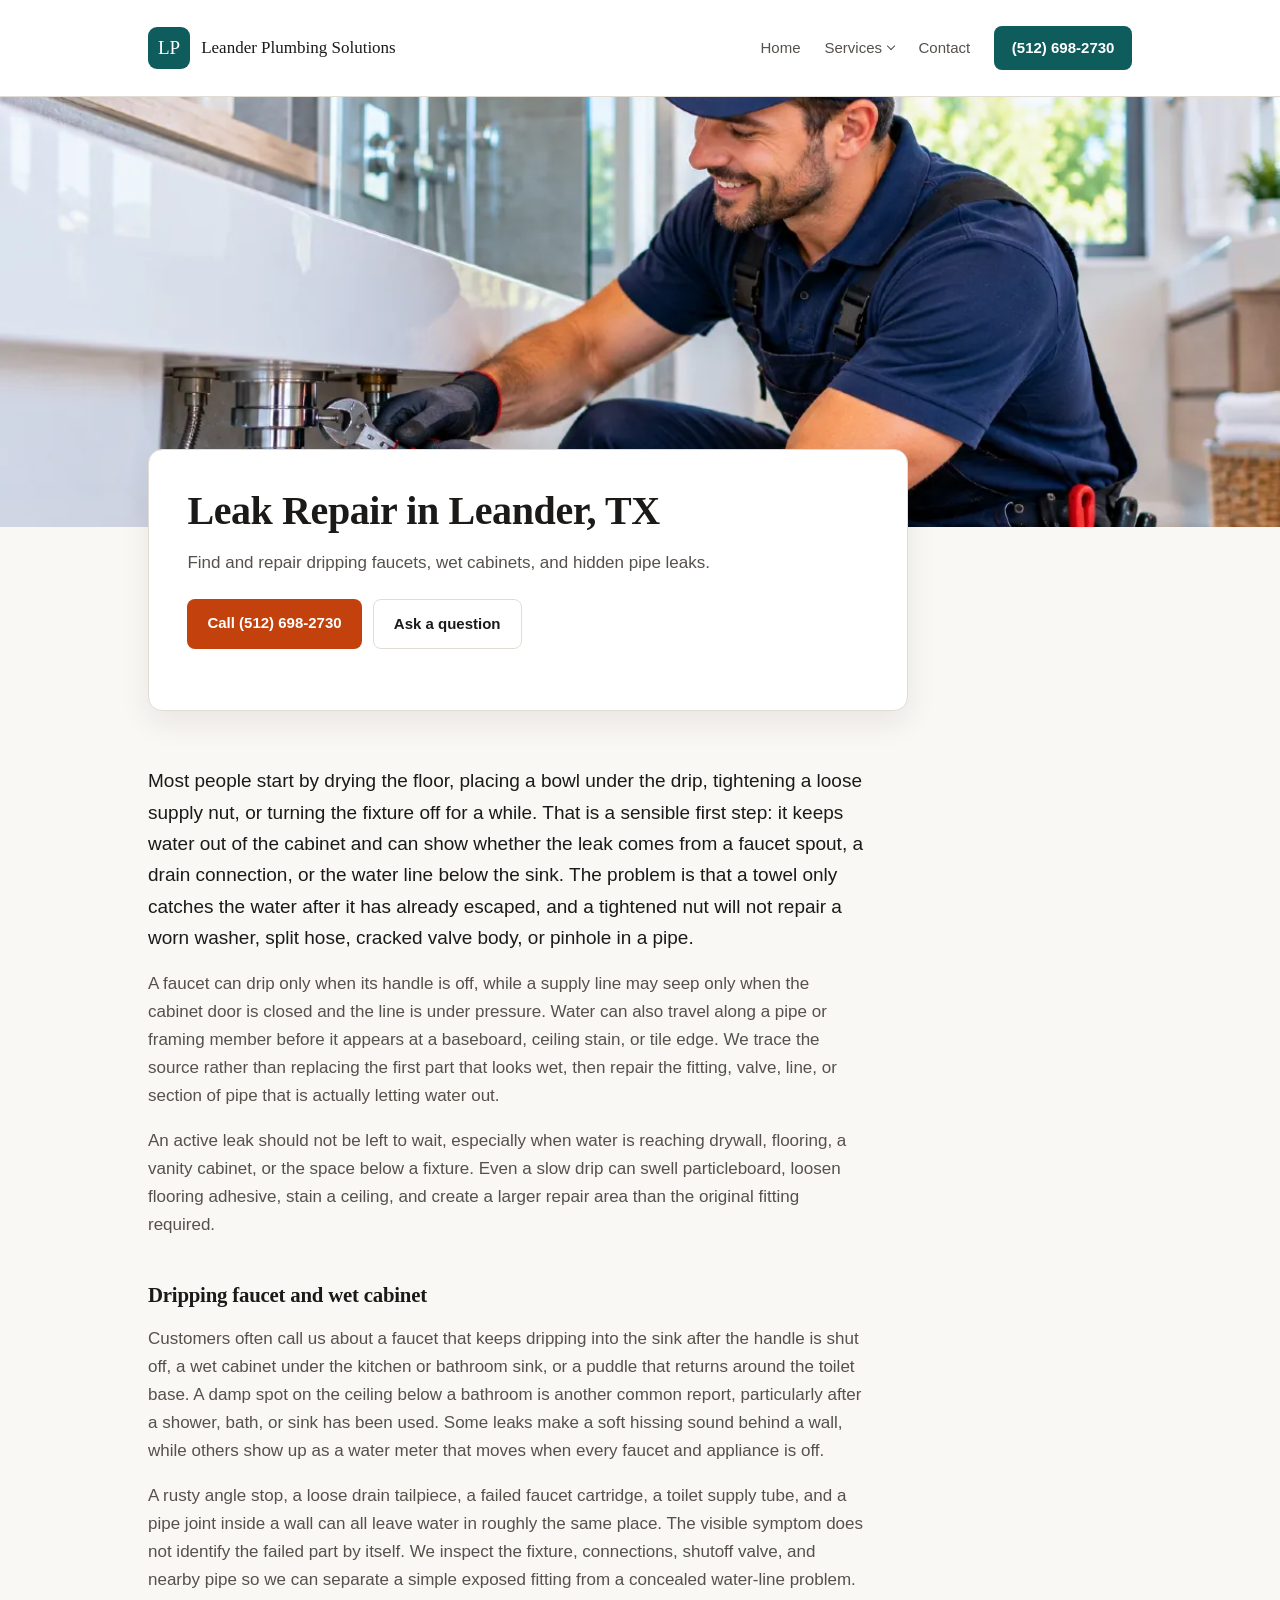
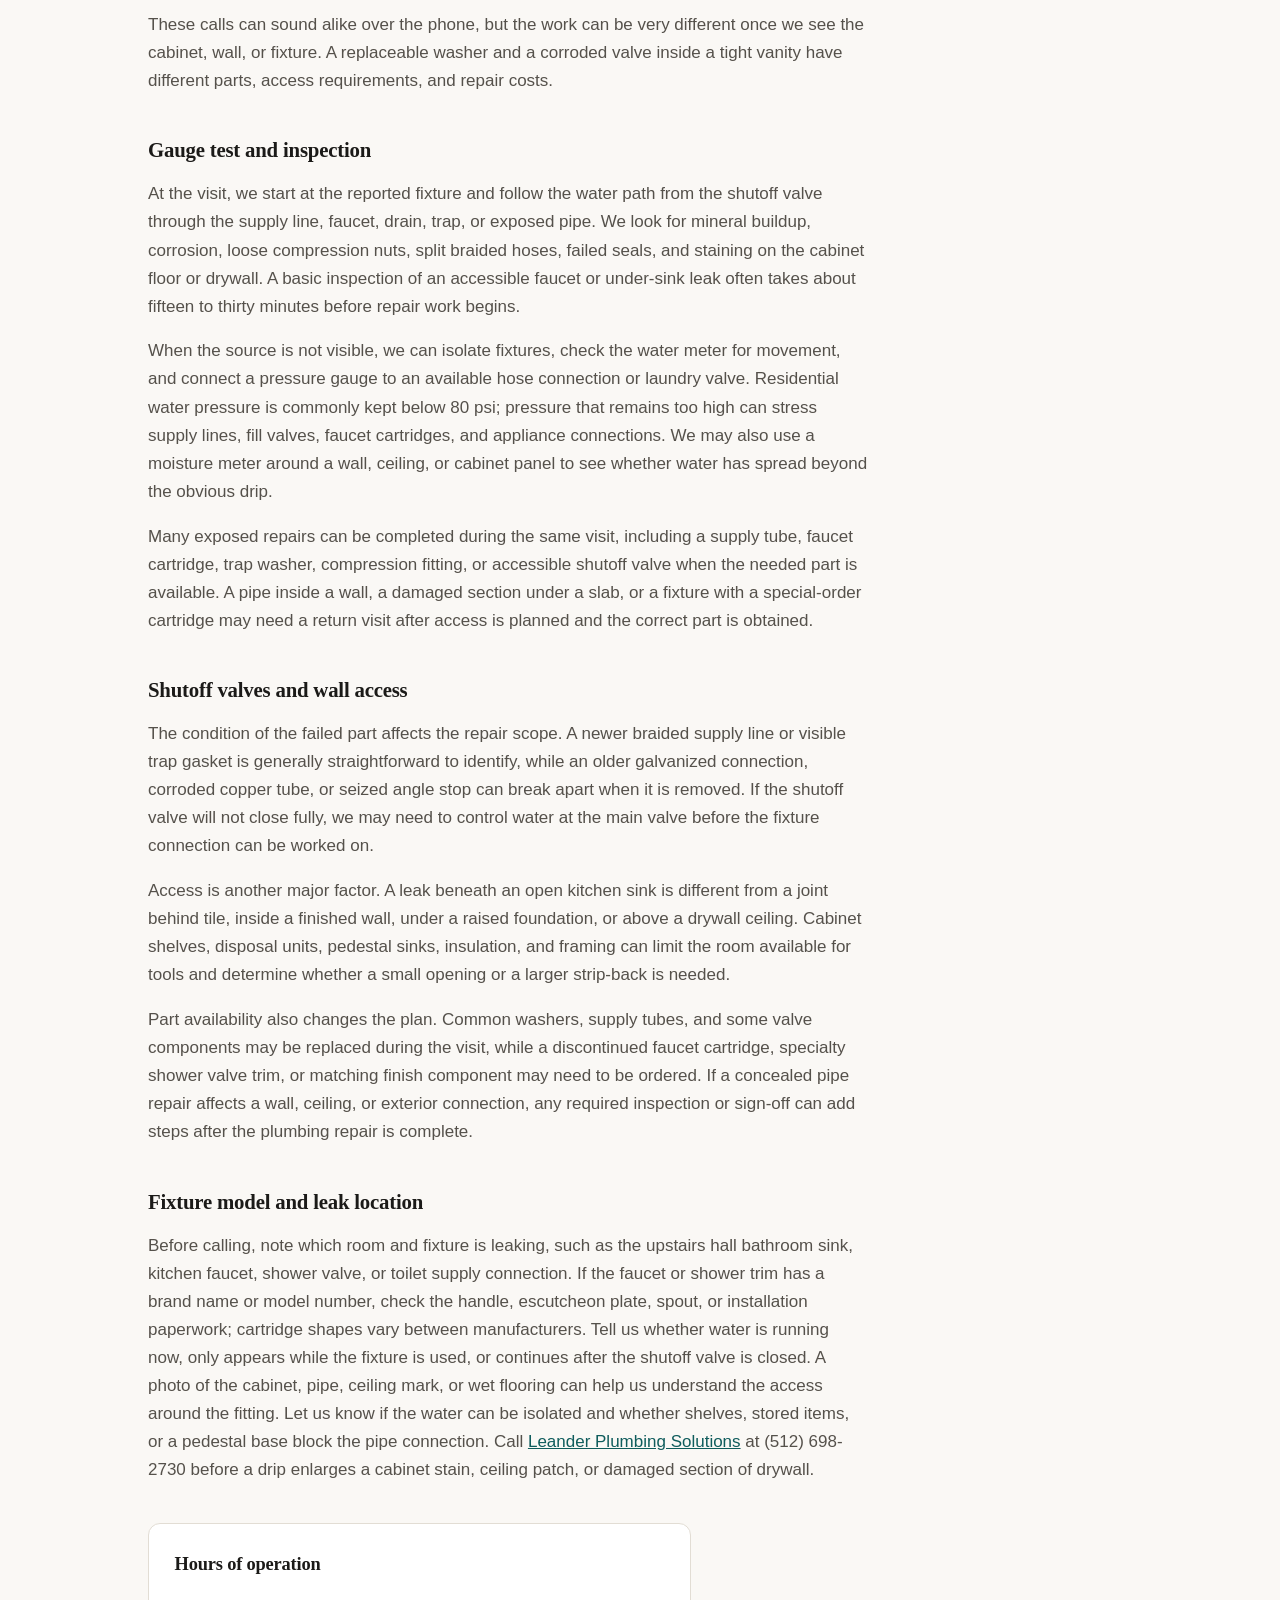
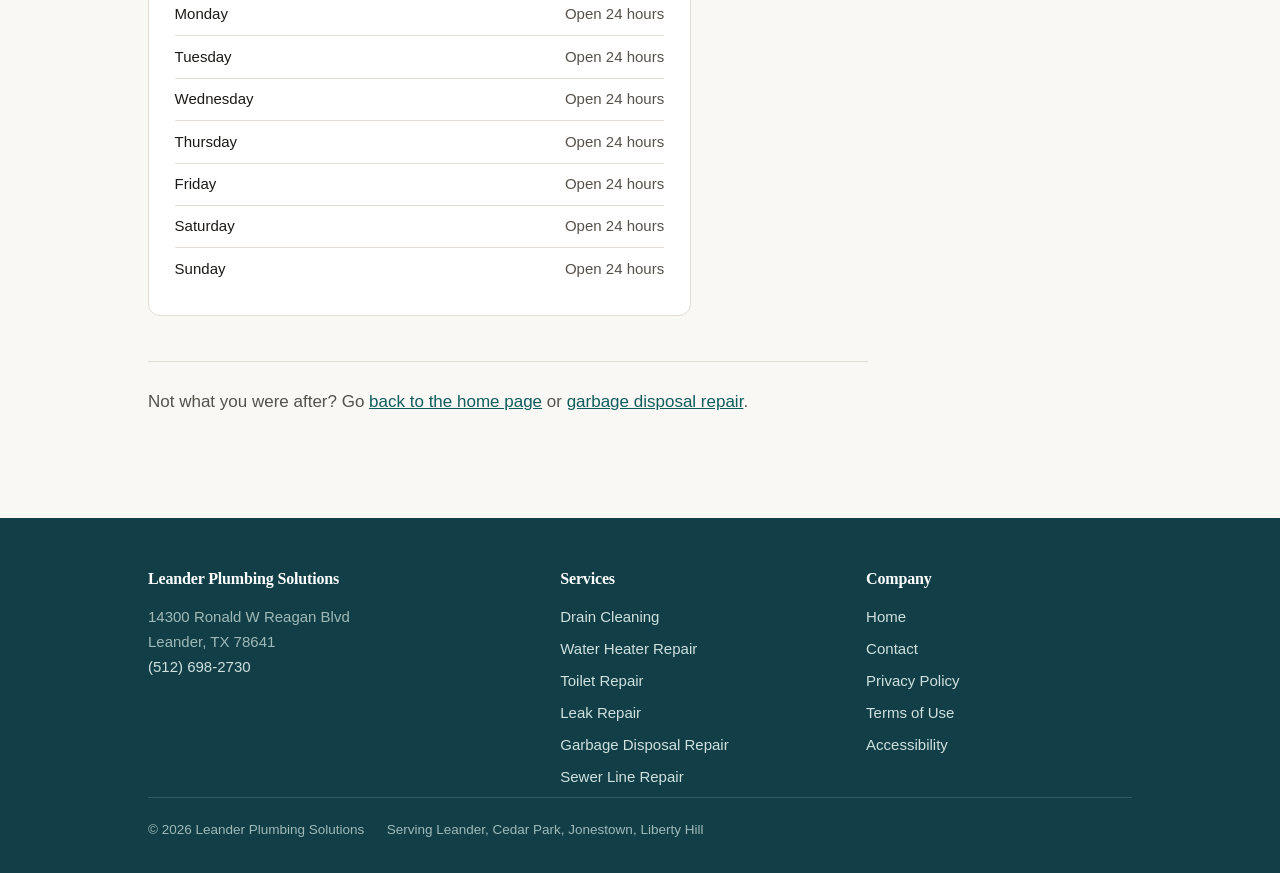
<file: leak-repair/index.html>
<!DOCTYPE html>
<html lang="en">
<head>
<meta charset="utf-8">
<meta name="viewport" content="width=device-width, initial-scale=1">
<title>Leak Repair | Leander Plumbing Solutions | Leander, TX</title>
<meta name="description" content="Leander Plumbing Solutions handles faucet, pipe, toilet, and cabinet leaks in Leander, TX. Call for leak tracing, repairs, and part replacement.">
<link rel="canonical" href="https://leander-plumbing-solutions.9-s.org/leak-repair/">
<meta property="og:type" content="website">
<meta property="og:title" content="Leak Repair | Leander Plumbing Solutions | Leander, TX">
<meta property="og:description" content="Leander Plumbing Solutions handles faucet, pipe, toilet, and cabinet leaks in Leander, TX. Call for leak tracing, repairs, and part replacement.">
<meta property="og:url" content="https://leander-plumbing-solutions.9-s.org/leak-repair/">
<link rel="stylesheet" href="../assets/site.css">
<script type="application/ld+json">{"@context":"https://schema.org","@type":"Service","name":"Leak Repair","serviceType":"Leak Repair","url":"https://leander-plumbing-solutions.9-s.org/leak-repair/","provider":{"@type":"Plumber","name":"Leander Plumbing Solutions","url":"https://leander-plumbing-solutions.9-s.org/","telephone":"(512) 698-2730"},"areaServed":{"@type":"City","name":"Leander"}}</script>
</head>
<body>

<a class="ledger-skip" href="#main">Skip to content</a>
<header class="ledger-head"><div class="ledger-shell ledger-head__row">
  <a class="ledger-brand" href="../">
    <span class="ledger-brand__glyph">LP</span>
    <span class="ledger-brand__name">Leander Plumbing Solutions</span>
  </a>
  <nav class="ledger-menu" aria-label="Main">
    <a href="../">Home</a>
    <details class="ledger-drop">
      <summary>Services</summary>
      <ul class="ledger-drop__list">
        <li class="ledger-drop__all"><a href="../#services">All services</a></li>
        <li><a href="../drain-cleaning/">Drain Cleaning</a></li><li><a href="../water-heater-repair/">Water Heater Repair</a></li><li><a href="../toilet-repair/">Toilet Repair</a></li><li><a href="../leak-repair/" aria-current="page">Leak Repair</a></li><li><a href="../garbage-disposal-repair/">Garbage Disposal Repair</a></li><li><a href="../sewer-line-repair/">Sewer Line Repair</a></li>
      </ul>
    </details>
    <a href="../contact/">Contact</a>
  </nav>
  <a class="ledger-ring" href="tel:+15126982730">(512) 698-2730</a>
</div></header>
<main id="main">


<section class="ledger-hero">
  <div class="ledger-hero__band">
    <img src="../assets/hero-1.webp" width="1200" height="800" alt="A plumber tightening a fitting beneath a bathroom basin with an adjustable wrench"
         loading="eager" fetchpriority="high" decoding="async">
  </div>
  <div class="ledger-shell">
    <div class="ledger-hero__card">
      <h1>Leak Repair in Leander, TX</h1>
      <p>Find and repair dripping faucets, wet cabinets, and hidden pipe leaks.</p>
      <p class="ledger-acts">
        <a class="ledger-act ledger-act--fill" href="tel:+15126982730">Call (512) 698-2730</a>
        <a class="ledger-act ledger-act--line" href="../contact/">Ask a question</a>
      </p>
    </div>
  </div>
</section>
<section class="ledger-block"><div class="ledger-shell">
  
  <div class="ledger-prose"><p class="ledger-lead">Most people start by drying the floor, placing a bowl under the drip, tightening a loose supply nut, or turning the fixture off for a while. That is a sensible first step: it keeps water out of the cabinet and can show whether the leak comes from a faucet spout, a drain connection, or the water line below the sink. The problem is that a towel only catches the water after it has already escaped, and a tightened nut will not repair a worn washer, split hose, cracked valve body, or pinhole in a pipe.</p>
<p>A faucet can drip only when its handle is off, while a supply line may seep only when the cabinet door is closed and the line is under pressure. Water can also travel along a pipe or framing member before it appears at a baseboard, ceiling stain, or tile edge. We trace the source rather than replacing the first part that looks wet, then repair the fitting, valve, line, or section of pipe that is actually letting water out.</p>
<p>An active leak should not be left to wait, especially when water is reaching drywall, flooring, a vanity cabinet, or the space below a fixture. Even a slow drip can swell particleboard, loosen flooring adhesive, stain a ceiling, and create a larger repair area than the original fitting required.</p>
<h2>Dripping faucet and wet cabinet</h2>
<p>Customers often call us about a faucet that keeps dripping into the sink after the handle is shut off, a wet cabinet under the kitchen or bathroom sink, or a puddle that returns around the toilet base. A damp spot on the ceiling below a bathroom is another common report, particularly after a shower, bath, or sink has been used. Some leaks make a soft hissing sound behind a wall, while others show up as a water meter that moves when every faucet and appliance is off.</p>
<p>A rusty angle stop, a loose drain tailpiece, a failed faucet cartridge, a toilet supply tube, and a pipe joint inside a wall can all leave water in roughly the same place. The visible symptom does not identify the failed part by itself. We inspect the fixture, connections, shutoff valve, and nearby pipe so we can separate a simple exposed fitting from a concealed water-line problem.</p>
<p>These calls can sound alike over the phone, but the work can be very different once we see the cabinet, wall, or fixture. A replaceable washer and a corroded valve inside a tight vanity have different parts, access requirements, and repair costs.</p>
<h2>Gauge test and inspection</h2>
<p>At the visit, we start at the reported fixture and follow the water path from the shutoff valve through the supply line, faucet, drain, trap, or exposed pipe. We look for mineral buildup, corrosion, loose compression nuts, split braided hoses, failed seals, and staining on the cabinet floor or drywall. A basic inspection of an accessible faucet or under-sink leak often takes about fifteen to thirty minutes before repair work begins.</p>
<p>When the source is not visible, we can isolate fixtures, check the water meter for movement, and connect a pressure gauge to an available hose connection or laundry valve. Residential water pressure is commonly kept below 80 psi; pressure that remains too high can stress supply lines, fill valves, faucet cartridges, and appliance connections. We may also use a moisture meter around a wall, ceiling, or cabinet panel to see whether water has spread beyond the obvious drip.</p>
<p>Many exposed repairs can be completed during the same visit, including a supply tube, faucet cartridge, trap washer, compression fitting, or accessible shutoff valve when the needed part is available. A pipe inside a wall, a damaged section under a slab, or a fixture with a special-order cartridge may need a return visit after access is planned and the correct part is obtained.</p>
<h2>Shutoff valves and wall access</h2>
<p>The condition of the failed part affects the repair scope. A newer braided supply line or visible trap gasket is generally straightforward to identify, while an older galvanized connection, corroded copper tube, or seized angle stop can break apart when it is removed. If the shutoff valve will not close fully, we may need to control water at the main valve before the fixture connection can be worked on.</p>
<p>Access is another major factor. A leak beneath an open kitchen sink is different from a joint behind tile, inside a finished wall, under a raised foundation, or above a drywall ceiling. Cabinet shelves, disposal units, pedestal sinks, insulation, and framing can limit the room available for tools and determine whether a small opening or a larger strip-back is needed.</p>
<p>Part availability also changes the plan. Common washers, supply tubes, and some valve components may be replaced during the visit, while a discontinued faucet cartridge, specialty shower valve trim, or matching finish component may need to be ordered. If a concealed pipe repair affects a wall, ceiling, or exterior connection, any required inspection or sign-off can add steps after the plumbing repair is complete.</p>
<h2>Fixture model and leak location</h2>
<p>Before calling, note which room and fixture is leaking, such as the upstairs hall bathroom sink, kitchen faucet, shower valve, or toilet supply connection. If the faucet or shower trim has a brand name or model number, check the handle, escutcheon plate, spout, or installation paperwork; cartridge shapes vary between manufacturers. Tell us whether water is running now, only appears while the fixture is used, or continues after the shutoff valve is closed. A photo of the cabinet, pipe, ceiling mark, or wet flooring can help us understand the access around the fitting. Let us know if the water can be isolated and whether shelves, stored items, or a pedestal base block the pipe connection. Call <a href="../">Leander Plumbing Solutions</a> at (512) 698-2730 before a drip enlarges a cabinet stain, ceiling patch, or damaged section of drywall.</p></div>
  <div class="ledger-visit" style="margin-top:2.4rem">
<div class="ledger-hours">
  <h2>Hours of operation</h2>
  <table><tr><td>Monday</td><td>Open 24 hours</td></tr><tr><td>Tuesday</td><td>Open 24 hours</td></tr><tr><td>Wednesday</td><td>Open 24 hours</td></tr><tr><td>Thursday</td><td>Open 24 hours</td></tr><tr><td>Friday</td><td>Open 24 hours</td></tr><tr><td>Saturday</td><td>Open 24 hours</td></tr><tr><td>Sunday</td><td>Open 24 hours</td></tr></table>
</div></div>
  <div class="ledger-onward"><p>Not what you were after? Go <a href="../">back to the home page</a> or <a href="../garbage-disposal-repair/">garbage disposal repair</a>.</p></div>
</div></section>

</main>

<footer class="ledger-foot"><div class="ledger-shell">
  <div class="ledger-foot__spread">
    <div>
      <h2>Leander Plumbing Solutions</h2>
      <p>14300 Ronald W Reagan Blvd<br>Leander, TX 78641<br>
         <a href="tel:+15126982730">(512) 698-2730</a></p>
      
    </div>
    <div><h2>Services</h2><ul><li><a href="../drain-cleaning/">Drain Cleaning</a></li><li><a href="../water-heater-repair/">Water Heater Repair</a></li><li><a href="../toilet-repair/">Toilet Repair</a></li><li><a href="../leak-repair/">Leak Repair</a></li><li><a href="../garbage-disposal-repair/">Garbage Disposal Repair</a></li><li><a href="../sewer-line-repair/">Sewer Line Repair</a></li></ul></div>
    <div><h2>Company</h2><ul>
      <li><a href="../">Home</a></li><li><a href="../contact/">Contact</a></li><li><a href="../privacy-policy/">Privacy Policy</a></li><li><a href="../terms-of-use/">Terms of Use</a></li><li><a href="../accessibility/">Accessibility</a></li>
    </ul></div>
  </div>
  <p class="ledger-foot__base">
    <span>&copy; 2026 Leander Plumbing Solutions</span>
    <span>Serving Leander, Cedar Park, Jonestown, Liberty Hill</span>
  </p>
</div></footer>
</body>
</html>
</file>
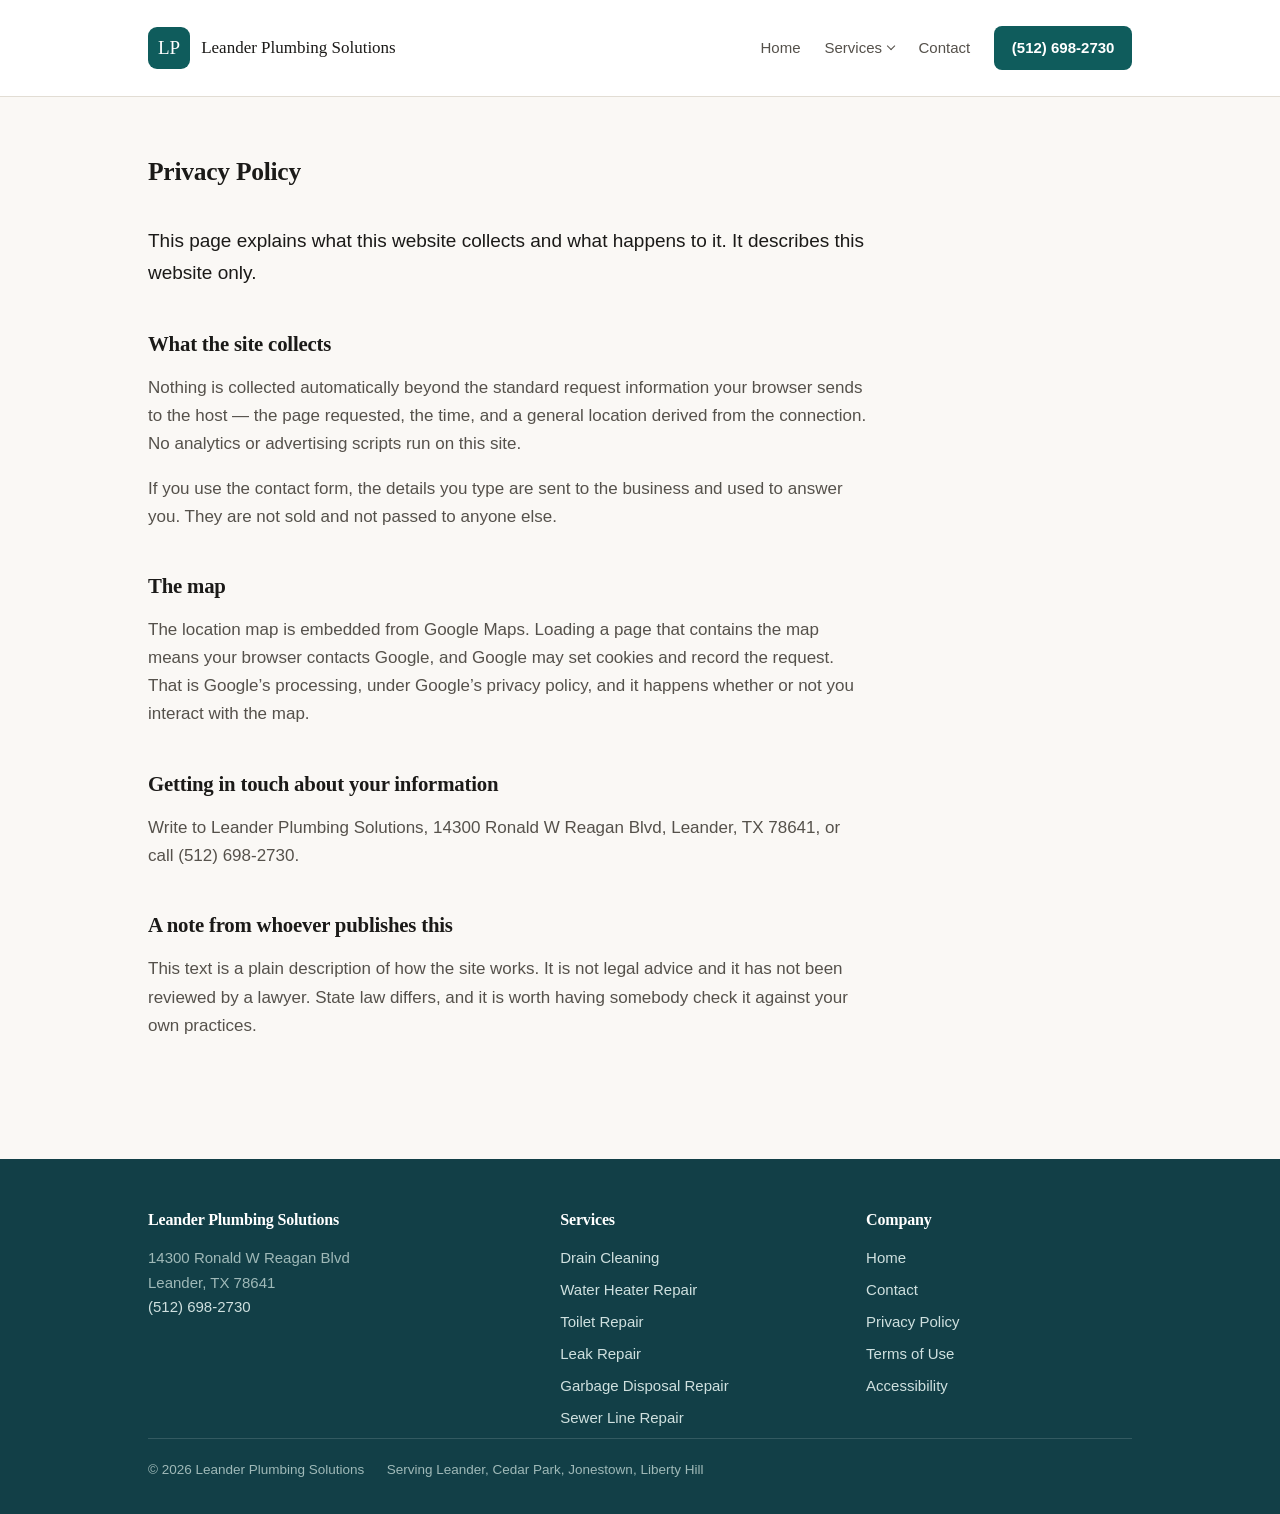
<file: privacy-policy/index.html>
<!DOCTYPE html>
<html lang="en">
<head>
<meta charset="utf-8">
<meta name="viewport" content="width=device-width, initial-scale=1">
<title>Privacy Policy | Leander Plumbing Solutions</title>
<meta name="description" content="Privacy Policy for Leander Plumbing Solutions in Leander, TX.">
<link rel="canonical" href="https://leander-plumbing-solutions.9-s.org/privacy-policy/">
<meta property="og:type" content="website">
<meta property="og:title" content="Privacy Policy | Leander Plumbing Solutions">
<meta property="og:description" content="Privacy Policy for Leander Plumbing Solutions in Leander, TX.">
<meta property="og:url" content="https://leander-plumbing-solutions.9-s.org/privacy-policy/">
<link rel="stylesheet" href="../assets/site.css">
</head>
<body>

<a class="ledger-skip" href="#main">Skip to content</a>
<header class="ledger-head"><div class="ledger-shell ledger-head__row">
  <a class="ledger-brand" href="../">
    <span class="ledger-brand__glyph">LP</span>
    <span class="ledger-brand__name">Leander Plumbing Solutions</span>
  </a>
  <nav class="ledger-menu" aria-label="Main">
    <a href="../">Home</a>
    <details class="ledger-drop">
      <summary>Services</summary>
      <ul class="ledger-drop__list">
        <li class="ledger-drop__all"><a href="../#services">All services</a></li>
        <li><a href="../drain-cleaning/">Drain Cleaning</a></li><li><a href="../water-heater-repair/">Water Heater Repair</a></li><li><a href="../toilet-repair/">Toilet Repair</a></li><li><a href="../leak-repair/">Leak Repair</a></li><li><a href="../garbage-disposal-repair/">Garbage Disposal Repair</a></li><li><a href="../sewer-line-repair/">Sewer Line Repair</a></li>
      </ul>
    </details>
    <a href="../contact/">Contact</a>
  </nav>
  <a class="ledger-ring" href="tel:+15126982730">(512) 698-2730</a>
</div></header>
<main id="main">

<section class="ledger-block"><div class="ledger-shell">
  <div class="ledger-block__lede"><h1>Privacy Policy</h1></div>
  <div class="ledger-prose"><p class="ledger-lead">This page explains what this website collects and what happens to it. It describes this website only.</p>
<h2>What the site collects</h2>
<p>Nothing is collected automatically beyond the standard request information your browser sends to the host — the page requested, the time, and a general location derived from the connection. No analytics or advertising scripts run on this site.</p>
<p>If you use the contact form, the details you type are sent to the business and used to answer you. They are not sold and not passed to anyone else.</p>
<h2>The map</h2>
<p>The location map is embedded from Google Maps. Loading a page that contains the map means your browser contacts Google, and Google may set cookies and record the request. That is Google’s processing, under Google’s privacy policy, and it happens whether or not you interact with the map.</p>
<h2>Getting in touch about your information</h2>
<p>Write to Leander Plumbing Solutions, 14300 Ronald W Reagan Blvd, Leander, TX 78641, or call (512) 698-2730.</p>
<h2>A note from whoever publishes this</h2>
<p>This text is a plain description of how the site works. It is not legal advice and it has not been reviewed by a lawyer. State law differs, and it is worth having somebody check it against your own practices.</p></div>
</div></section>
</main>

<footer class="ledger-foot"><div class="ledger-shell">
  <div class="ledger-foot__spread">
    <div>
      <h2>Leander Plumbing Solutions</h2>
      <p>14300 Ronald W Reagan Blvd<br>Leander, TX 78641<br>
         <a href="tel:+15126982730">(512) 698-2730</a></p>
      
    </div>
    <div><h2>Services</h2><ul><li><a href="../drain-cleaning/">Drain Cleaning</a></li><li><a href="../water-heater-repair/">Water Heater Repair</a></li><li><a href="../toilet-repair/">Toilet Repair</a></li><li><a href="../leak-repair/">Leak Repair</a></li><li><a href="../garbage-disposal-repair/">Garbage Disposal Repair</a></li><li><a href="../sewer-line-repair/">Sewer Line Repair</a></li></ul></div>
    <div><h2>Company</h2><ul>
      <li><a href="../">Home</a></li><li><a href="../contact/">Contact</a></li><li><a href="../privacy-policy/">Privacy Policy</a></li><li><a href="../terms-of-use/">Terms of Use</a></li><li><a href="../accessibility/">Accessibility</a></li>
    </ul></div>
  </div>
  <p class="ledger-foot__base">
    <span>&copy; 2026 Leander Plumbing Solutions</span>
    <span>Serving Leander, Cedar Park, Jonestown, Liberty Hill</span>
  </p>
</div></footer>
</body>
</html>
</file>
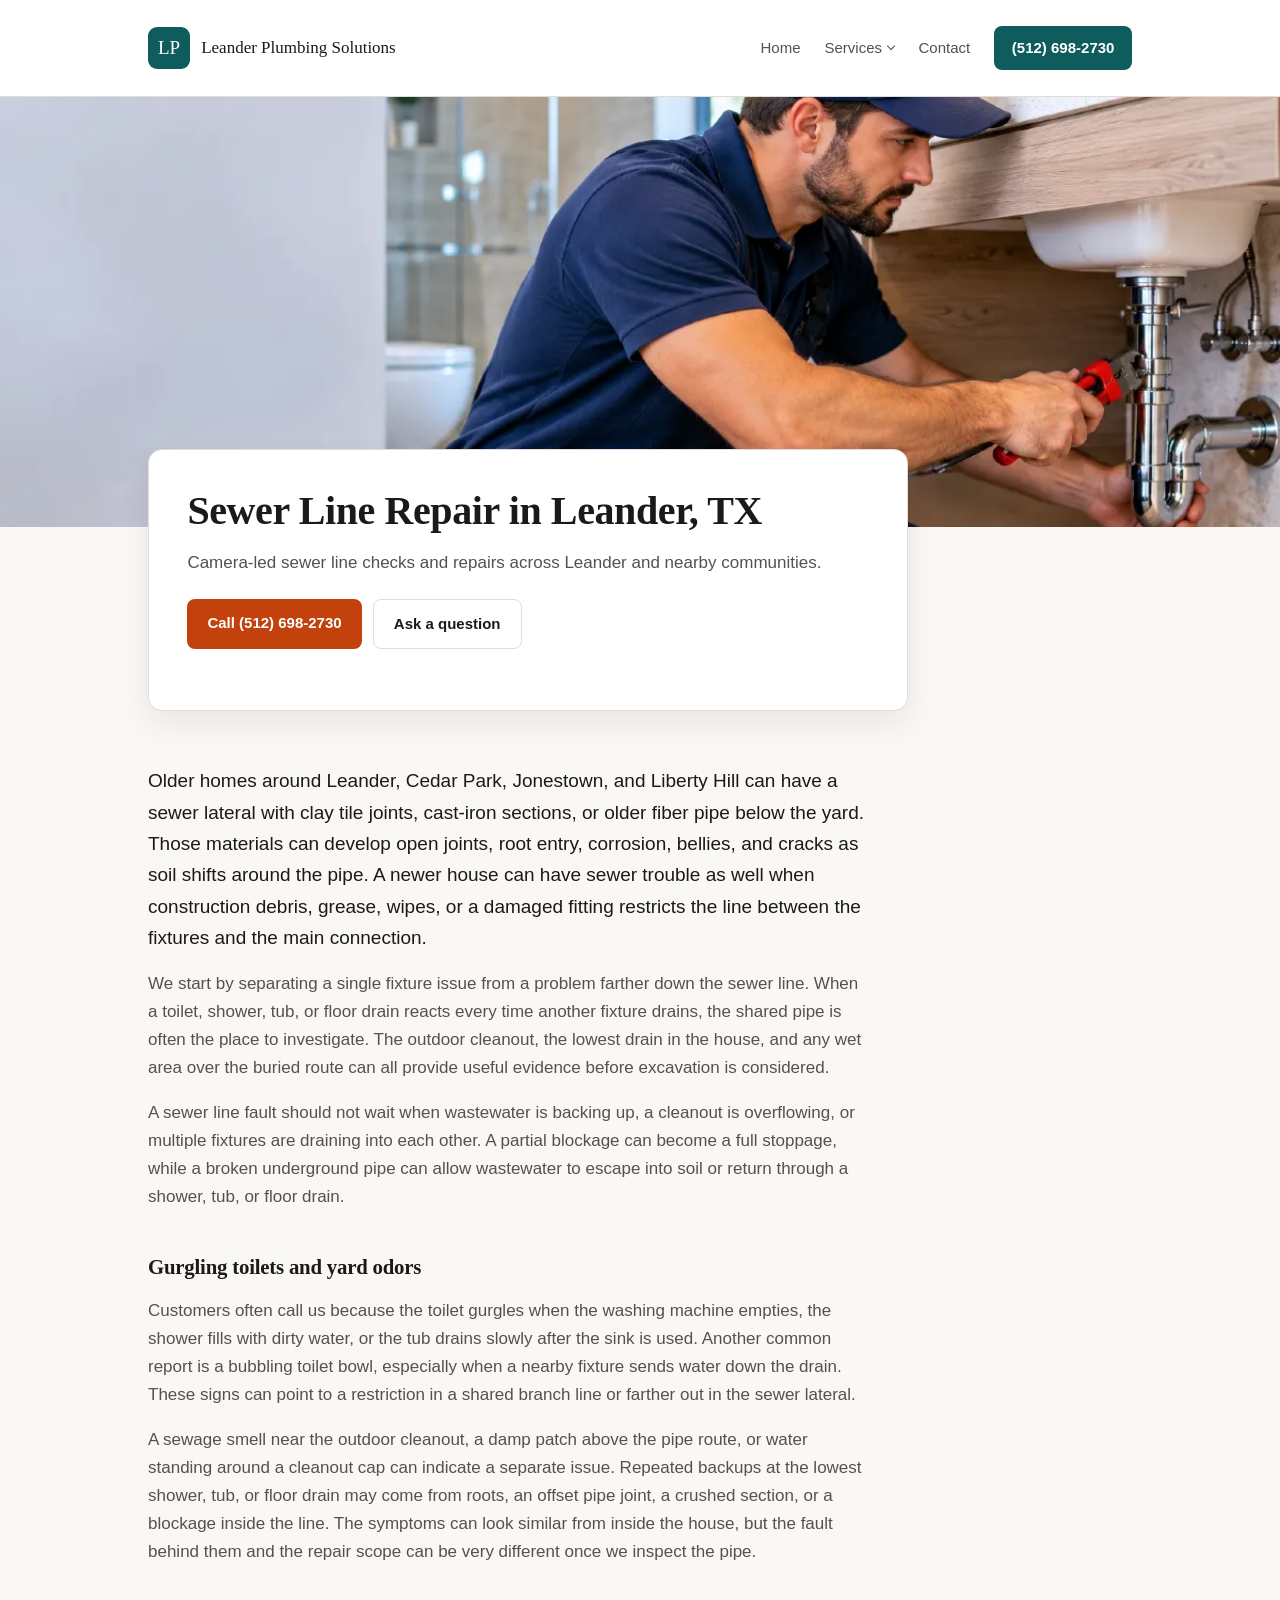
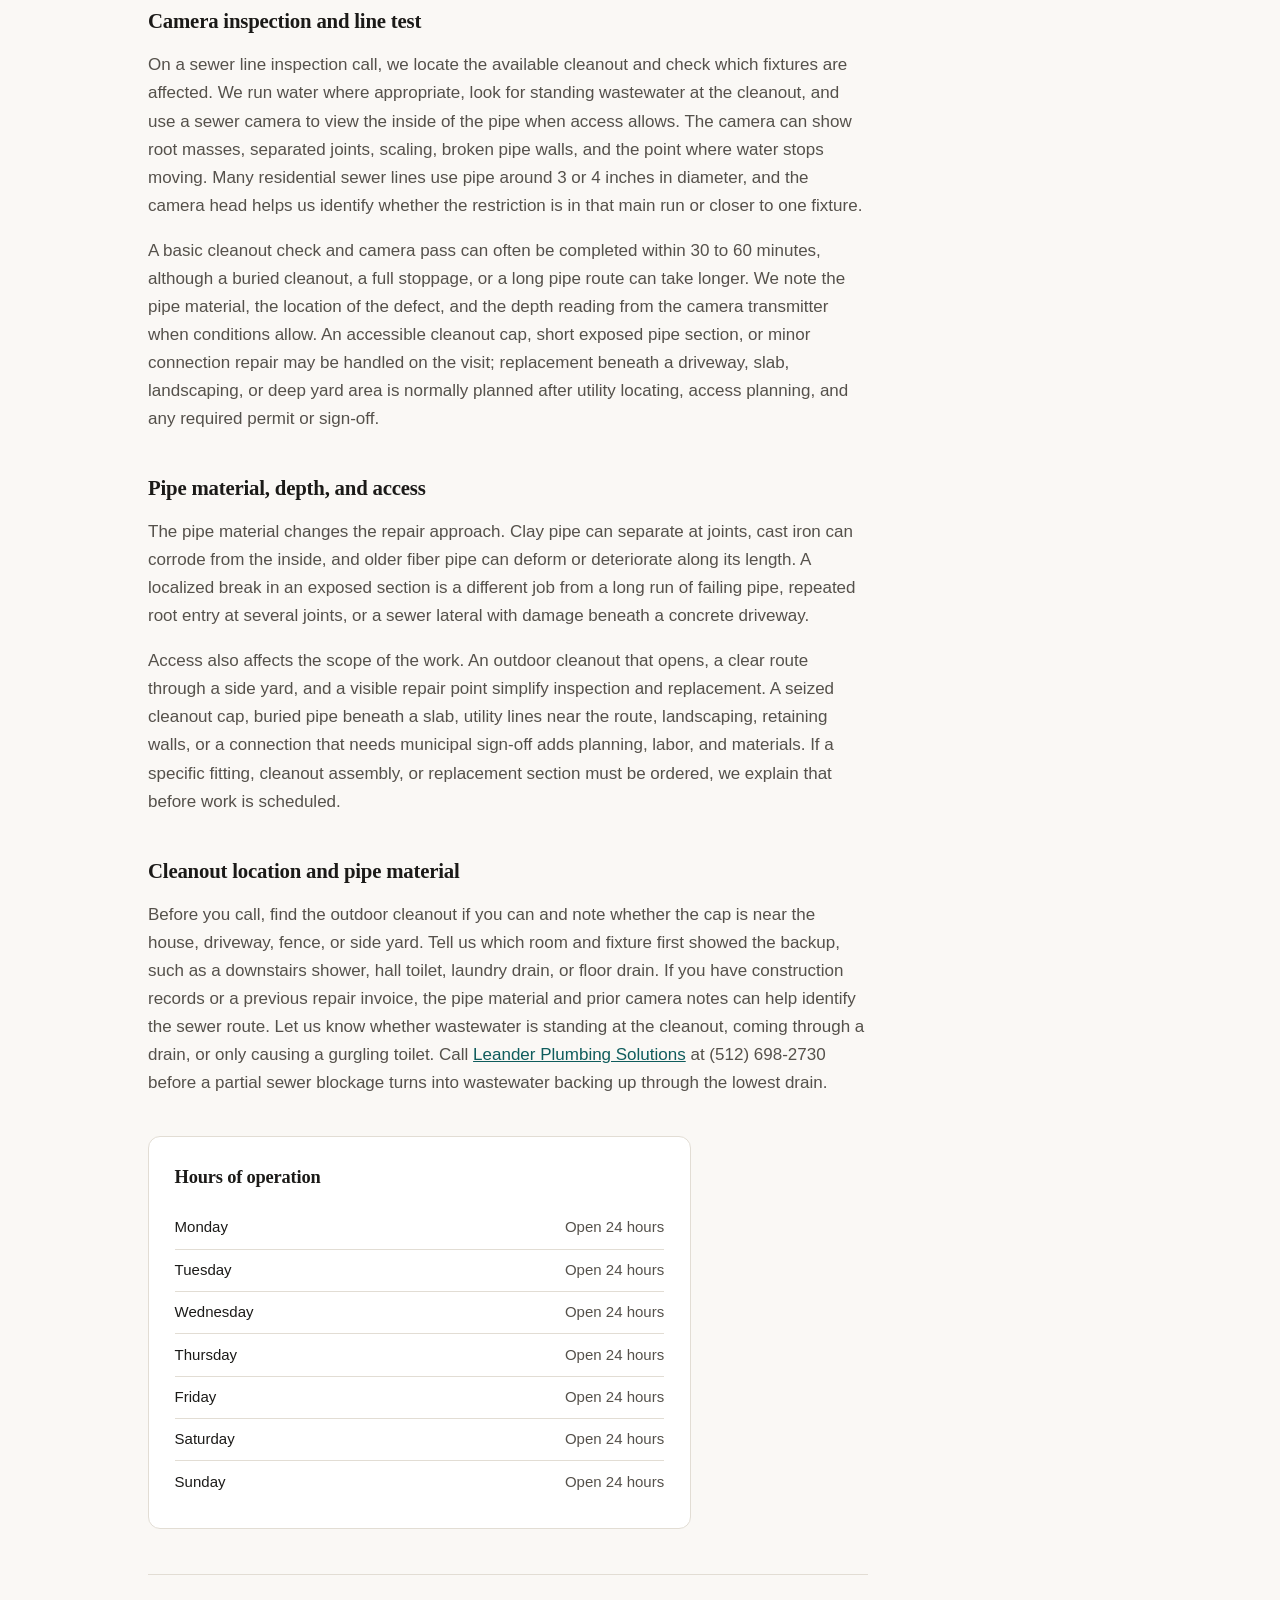
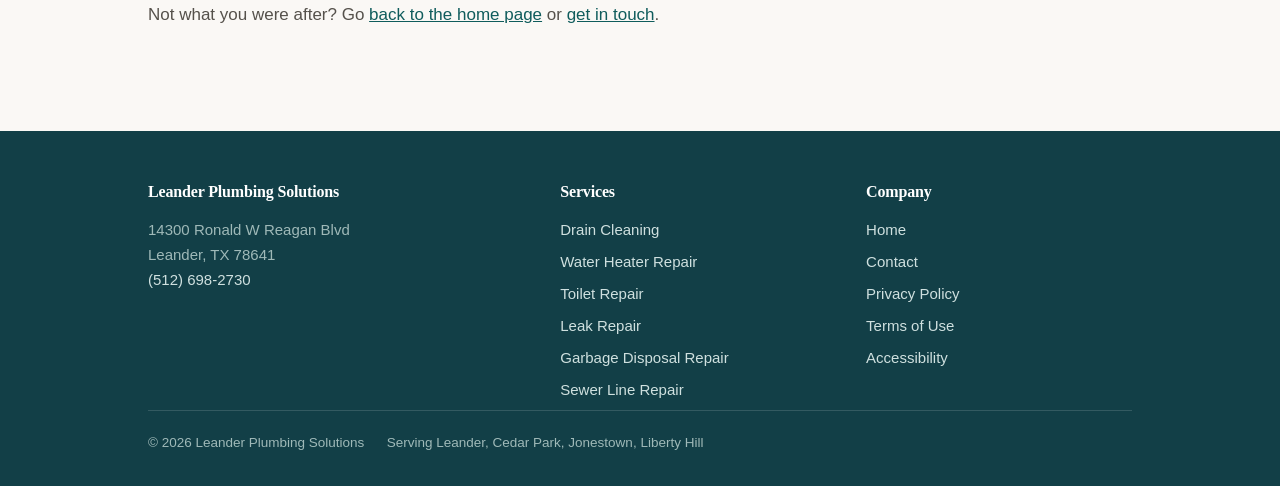
<file: sewer-line-repair/index.html>
<!DOCTYPE html>
<html lang="en">
<head>
<meta charset="utf-8">
<meta name="viewport" content="width=device-width, initial-scale=1">
<title>Sewer Repair | Leander Plumbing Solutions | Leander, TX</title>
<meta name="description" content="Leander Plumbing Solutions handles sewer line repair in Leander, TX, with camera checks for roots, breaks, backups, and damaged underground pipe.">
<link rel="canonical" href="https://leander-plumbing-solutions.9-s.org/sewer-line-repair/">
<meta property="og:type" content="website">
<meta property="og:title" content="Sewer Repair | Leander Plumbing Solutions | Leander, TX">
<meta property="og:description" content="Leander Plumbing Solutions handles sewer line repair in Leander, TX, with camera checks for roots, breaks, backups, and damaged underground pipe.">
<meta property="og:url" content="https://leander-plumbing-solutions.9-s.org/sewer-line-repair/">
<link rel="stylesheet" href="../assets/site.css">
<script type="application/ld+json">{"@context":"https://schema.org","@type":"Service","name":"Sewer Line Repair","serviceType":"Sewer Line Repair","url":"https://leander-plumbing-solutions.9-s.org/sewer-line-repair/","provider":{"@type":"Plumber","name":"Leander Plumbing Solutions","url":"https://leander-plumbing-solutions.9-s.org/","telephone":"(512) 698-2730"},"areaServed":{"@type":"City","name":"Leander"}}</script>
</head>
<body>

<a class="ledger-skip" href="#main">Skip to content</a>
<header class="ledger-head"><div class="ledger-shell ledger-head__row">
  <a class="ledger-brand" href="../">
    <span class="ledger-brand__glyph">LP</span>
    <span class="ledger-brand__name">Leander Plumbing Solutions</span>
  </a>
  <nav class="ledger-menu" aria-label="Main">
    <a href="../">Home</a>
    <details class="ledger-drop">
      <summary>Services</summary>
      <ul class="ledger-drop__list">
        <li class="ledger-drop__all"><a href="../#services">All services</a></li>
        <li><a href="../drain-cleaning/">Drain Cleaning</a></li><li><a href="../water-heater-repair/">Water Heater Repair</a></li><li><a href="../toilet-repair/">Toilet Repair</a></li><li><a href="../leak-repair/">Leak Repair</a></li><li><a href="../garbage-disposal-repair/">Garbage Disposal Repair</a></li><li><a href="../sewer-line-repair/" aria-current="page">Sewer Line Repair</a></li>
      </ul>
    </details>
    <a href="../contact/">Contact</a>
  </nav>
  <a class="ledger-ring" href="tel:+15126982730">(512) 698-2730</a>
</div></header>
<main id="main">


<section class="ledger-hero">
  <div class="ledger-hero__band">
    <img src="../assets/hero-3.webp" width="1200" height="800" alt="A plumber using a red-handled wrench on the pipework under a wooden vanity"
         loading="eager" fetchpriority="high" decoding="async">
  </div>
  <div class="ledger-shell">
    <div class="ledger-hero__card">
      <h1>Sewer Line Repair in Leander, TX</h1>
      <p>Camera-led sewer line checks and repairs across Leander and nearby communities.</p>
      <p class="ledger-acts">
        <a class="ledger-act ledger-act--fill" href="tel:+15126982730">Call (512) 698-2730</a>
        <a class="ledger-act ledger-act--line" href="../contact/">Ask a question</a>
      </p>
    </div>
  </div>
</section>
<section class="ledger-block"><div class="ledger-shell">
  
  <div class="ledger-prose"><p class="ledger-lead">Older homes around Leander, Cedar Park, Jonestown, and Liberty Hill can have a sewer lateral with clay tile joints, cast-iron sections, or older fiber pipe below the yard. Those materials can develop open joints, root entry, corrosion, bellies, and cracks as soil shifts around the pipe. A newer house can have sewer trouble as well when construction debris, grease, wipes, or a damaged fitting restricts the line between the fixtures and the main connection.</p>
<p>We start by separating a single fixture issue from a problem farther down the sewer line. When a toilet, shower, tub, or floor drain reacts every time another fixture drains, the shared pipe is often the place to investigate. The outdoor cleanout, the lowest drain in the house, and any wet area over the buried route can all provide useful evidence before excavation is considered.</p>
<p>A sewer line fault should not wait when wastewater is backing up, a cleanout is overflowing, or multiple fixtures are draining into each other. A partial blockage can become a full stoppage, while a broken underground pipe can allow wastewater to escape into soil or return through a shower, tub, or floor drain.</p>
<h2>Gurgling toilets and yard odors</h2>
<p>Customers often call us because the toilet gurgles when the washing machine empties, the shower fills with dirty water, or the tub drains slowly after the sink is used. Another common report is a bubbling toilet bowl, especially when a nearby fixture sends water down the drain. These signs can point to a restriction in a shared branch line or farther out in the sewer lateral.</p>
<p>A sewage smell near the outdoor cleanout, a damp patch above the pipe route, or water standing around a cleanout cap can indicate a separate issue. Repeated backups at the lowest shower, tub, or floor drain may come from roots, an offset pipe joint, a crushed section, or a blockage inside the line. The symptoms can look similar from inside the house, but the fault behind them and the repair scope can be very different once we inspect the pipe.</p>
<h2>Camera inspection and line test</h2>
<p>On a sewer line inspection call, we locate the available cleanout and check which fixtures are affected. We run water where appropriate, look for standing wastewater at the cleanout, and use a sewer camera to view the inside of the pipe when access allows. The camera can show root masses, separated joints, scaling, broken pipe walls, and the point where water stops moving. Many residential sewer lines use pipe around 3 or 4 inches in diameter, and the camera head helps us identify whether the restriction is in that main run or closer to one fixture.</p>
<p>A basic cleanout check and camera pass can often be completed within 30 to 60 minutes, although a buried cleanout, a full stoppage, or a long pipe route can take longer. We note the pipe material, the location of the defect, and the depth reading from the camera transmitter when conditions allow. An accessible cleanout cap, short exposed pipe section, or minor connection repair may be handled on the visit; replacement beneath a driveway, slab, landscaping, or deep yard area is normally planned after utility locating, access planning, and any required permit or sign-off.</p>
<h2>Pipe material, depth, and access</h2>
<p>The pipe material changes the repair approach. Clay pipe can separate at joints, cast iron can corrode from the inside, and older fiber pipe can deform or deteriorate along its length. A localized break in an exposed section is a different job from a long run of failing pipe, repeated root entry at several joints, or a sewer lateral with damage beneath a concrete driveway.</p>
<p>Access also affects the scope of the work. An outdoor cleanout that opens, a clear route through a side yard, and a visible repair point simplify inspection and replacement. A seized cleanout cap, buried pipe beneath a slab, utility lines near the route, landscaping, retaining walls, or a connection that needs municipal sign-off adds planning, labor, and materials. If a specific fitting, cleanout assembly, or replacement section must be ordered, we explain that before work is scheduled.</p>
<h2>Cleanout location and pipe material</h2>
<p>Before you call, find the outdoor cleanout if you can and note whether the cap is near the house, driveway, fence, or side yard. Tell us which room and fixture first showed the backup, such as a downstairs shower, hall toilet, laundry drain, or floor drain. If you have construction records or a previous repair invoice, the pipe material and prior camera notes can help identify the sewer route. Let us know whether wastewater is standing at the cleanout, coming through a drain, or only causing a gurgling toilet. Call <a href="../">Leander Plumbing Solutions</a> at (512) 698-2730 before a partial sewer blockage turns into wastewater backing up through the lowest drain.</p></div>
  <div class="ledger-visit" style="margin-top:2.4rem">
<div class="ledger-hours">
  <h2>Hours of operation</h2>
  <table><tr><td>Monday</td><td>Open 24 hours</td></tr><tr><td>Tuesday</td><td>Open 24 hours</td></tr><tr><td>Wednesday</td><td>Open 24 hours</td></tr><tr><td>Thursday</td><td>Open 24 hours</td></tr><tr><td>Friday</td><td>Open 24 hours</td></tr><tr><td>Saturday</td><td>Open 24 hours</td></tr><tr><td>Sunday</td><td>Open 24 hours</td></tr></table>
</div></div>
  <div class="ledger-onward"><p>Not what you were after? Go <a href="../">back to the home page</a> or <a href="../contact/">get in touch</a>.</p></div>
</div></section>

</main>

<footer class="ledger-foot"><div class="ledger-shell">
  <div class="ledger-foot__spread">
    <div>
      <h2>Leander Plumbing Solutions</h2>
      <p>14300 Ronald W Reagan Blvd<br>Leander, TX 78641<br>
         <a href="tel:+15126982730">(512) 698-2730</a></p>
      
    </div>
    <div><h2>Services</h2><ul><li><a href="../drain-cleaning/">Drain Cleaning</a></li><li><a href="../water-heater-repair/">Water Heater Repair</a></li><li><a href="../toilet-repair/">Toilet Repair</a></li><li><a href="../leak-repair/">Leak Repair</a></li><li><a href="../garbage-disposal-repair/">Garbage Disposal Repair</a></li><li><a href="../sewer-line-repair/">Sewer Line Repair</a></li></ul></div>
    <div><h2>Company</h2><ul>
      <li><a href="../">Home</a></li><li><a href="../contact/">Contact</a></li><li><a href="../privacy-policy/">Privacy Policy</a></li><li><a href="../terms-of-use/">Terms of Use</a></li><li><a href="../accessibility/">Accessibility</a></li>
    </ul></div>
  </div>
  <p class="ledger-foot__base">
    <span>&copy; 2026 Leander Plumbing Solutions</span>
    <span>Serving Leander, Cedar Park, Jonestown, Liberty Hill</span>
  </p>
</div></footer>
</body>
</html>
</file>
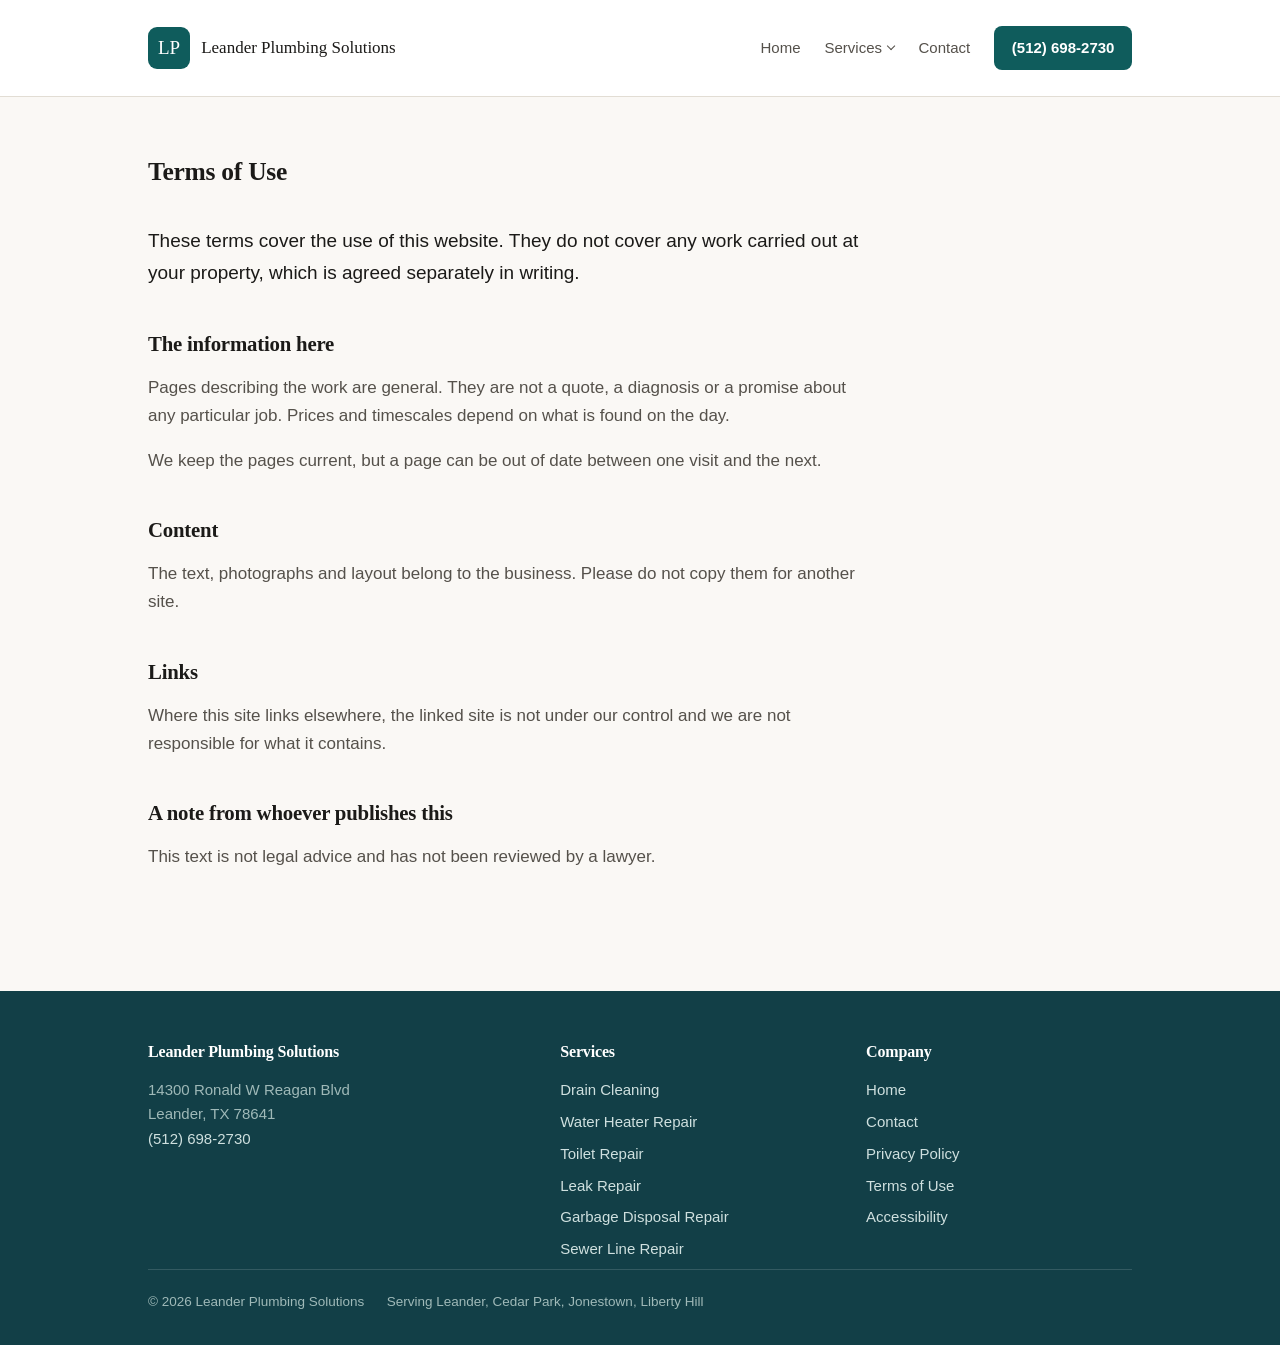
<file: terms-of-use/index.html>
<!DOCTYPE html>
<html lang="en">
<head>
<meta charset="utf-8">
<meta name="viewport" content="width=device-width, initial-scale=1">
<title>Terms of Use | Leander Plumbing Solutions</title>
<meta name="description" content="Terms of Use for Leander Plumbing Solutions in Leander, TX.">
<link rel="canonical" href="https://leander-plumbing-solutions.9-s.org/terms-of-use/">
<meta property="og:type" content="website">
<meta property="og:title" content="Terms of Use | Leander Plumbing Solutions">
<meta property="og:description" content="Terms of Use for Leander Plumbing Solutions in Leander, TX.">
<meta property="og:url" content="https://leander-plumbing-solutions.9-s.org/terms-of-use/">
<link rel="stylesheet" href="../assets/site.css">
</head>
<body>

<a class="ledger-skip" href="#main">Skip to content</a>
<header class="ledger-head"><div class="ledger-shell ledger-head__row">
  <a class="ledger-brand" href="../">
    <span class="ledger-brand__glyph">LP</span>
    <span class="ledger-brand__name">Leander Plumbing Solutions</span>
  </a>
  <nav class="ledger-menu" aria-label="Main">
    <a href="../">Home</a>
    <details class="ledger-drop">
      <summary>Services</summary>
      <ul class="ledger-drop__list">
        <li class="ledger-drop__all"><a href="../#services">All services</a></li>
        <li><a href="../drain-cleaning/">Drain Cleaning</a></li><li><a href="../water-heater-repair/">Water Heater Repair</a></li><li><a href="../toilet-repair/">Toilet Repair</a></li><li><a href="../leak-repair/">Leak Repair</a></li><li><a href="../garbage-disposal-repair/">Garbage Disposal Repair</a></li><li><a href="../sewer-line-repair/">Sewer Line Repair</a></li>
      </ul>
    </details>
    <a href="../contact/">Contact</a>
  </nav>
  <a class="ledger-ring" href="tel:+15126982730">(512) 698-2730</a>
</div></header>
<main id="main">

<section class="ledger-block"><div class="ledger-shell">
  <div class="ledger-block__lede"><h1>Terms of Use</h1></div>
  <div class="ledger-prose"><p class="ledger-lead">These terms cover the use of this website. They do not cover any work carried out at your property, which is agreed separately in writing.</p>
<h2>The information here</h2>
<p>Pages describing the work are general. They are not a quote, a diagnosis or a promise about any particular job. Prices and timescales depend on what is found on the day.</p>
<p>We keep the pages current, but a page can be out of date between one visit and the next.</p>
<h2>Content</h2>
<p>The text, photographs and layout belong to the business. Please do not copy them for another site.</p>
<h2>Links</h2>
<p>Where this site links elsewhere, the linked site is not under our control and we are not responsible for what it contains.</p>
<h2>A note from whoever publishes this</h2>
<p>This text is not legal advice and has not been reviewed by a lawyer.</p></div>
</div></section>
</main>

<footer class="ledger-foot"><div class="ledger-shell">
  <div class="ledger-foot__spread">
    <div>
      <h2>Leander Plumbing Solutions</h2>
      <p>14300 Ronald W Reagan Blvd<br>Leander, TX 78641<br>
         <a href="tel:+15126982730">(512) 698-2730</a></p>
      
    </div>
    <div><h2>Services</h2><ul><li><a href="../drain-cleaning/">Drain Cleaning</a></li><li><a href="../water-heater-repair/">Water Heater Repair</a></li><li><a href="../toilet-repair/">Toilet Repair</a></li><li><a href="../leak-repair/">Leak Repair</a></li><li><a href="../garbage-disposal-repair/">Garbage Disposal Repair</a></li><li><a href="../sewer-line-repair/">Sewer Line Repair</a></li></ul></div>
    <div><h2>Company</h2><ul>
      <li><a href="../">Home</a></li><li><a href="../contact/">Contact</a></li><li><a href="../privacy-policy/">Privacy Policy</a></li><li><a href="../terms-of-use/">Terms of Use</a></li><li><a href="../accessibility/">Accessibility</a></li>
    </ul></div>
  </div>
  <p class="ledger-foot__base">
    <span>&copy; 2026 Leander Plumbing Solutions</span>
    <span>Serving Leander, Cedar Park, Jonestown, Liberty Hill</span>
  </p>
</div></footer>
</body>
</html>
</file>
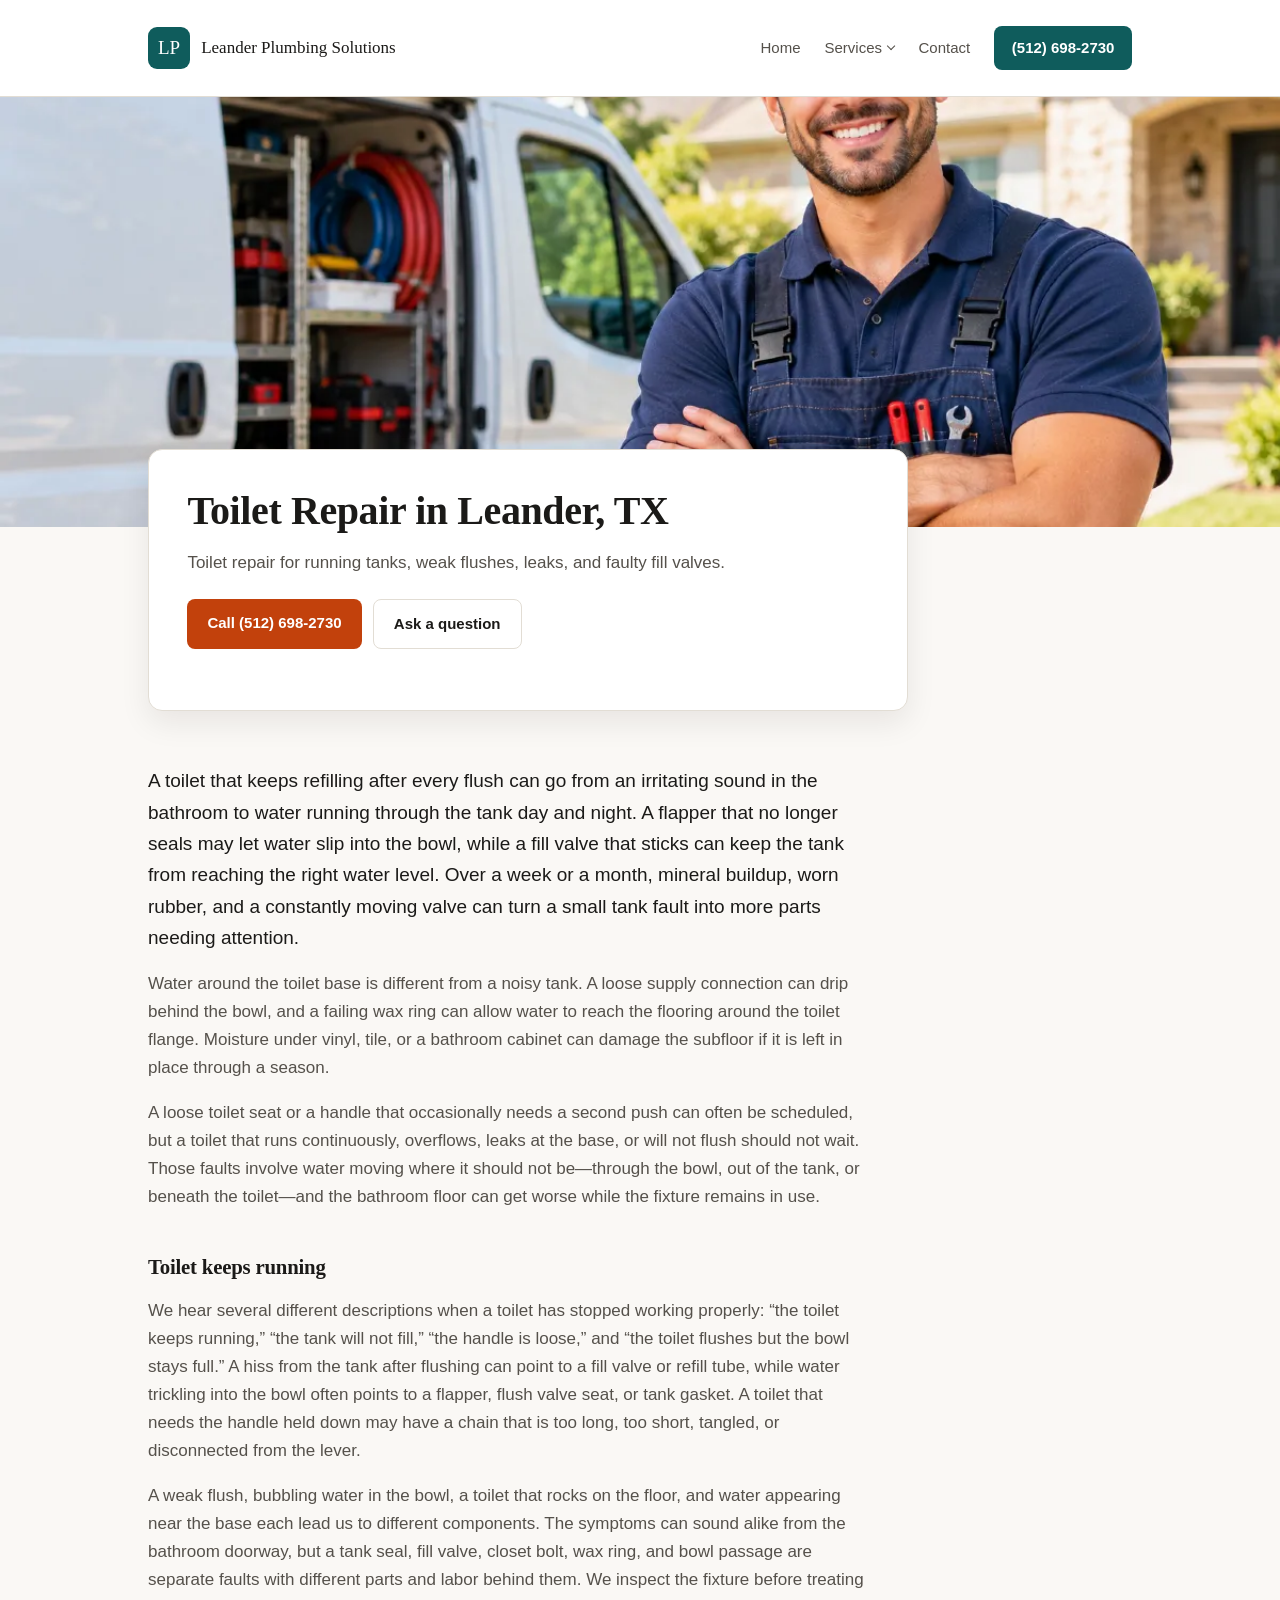
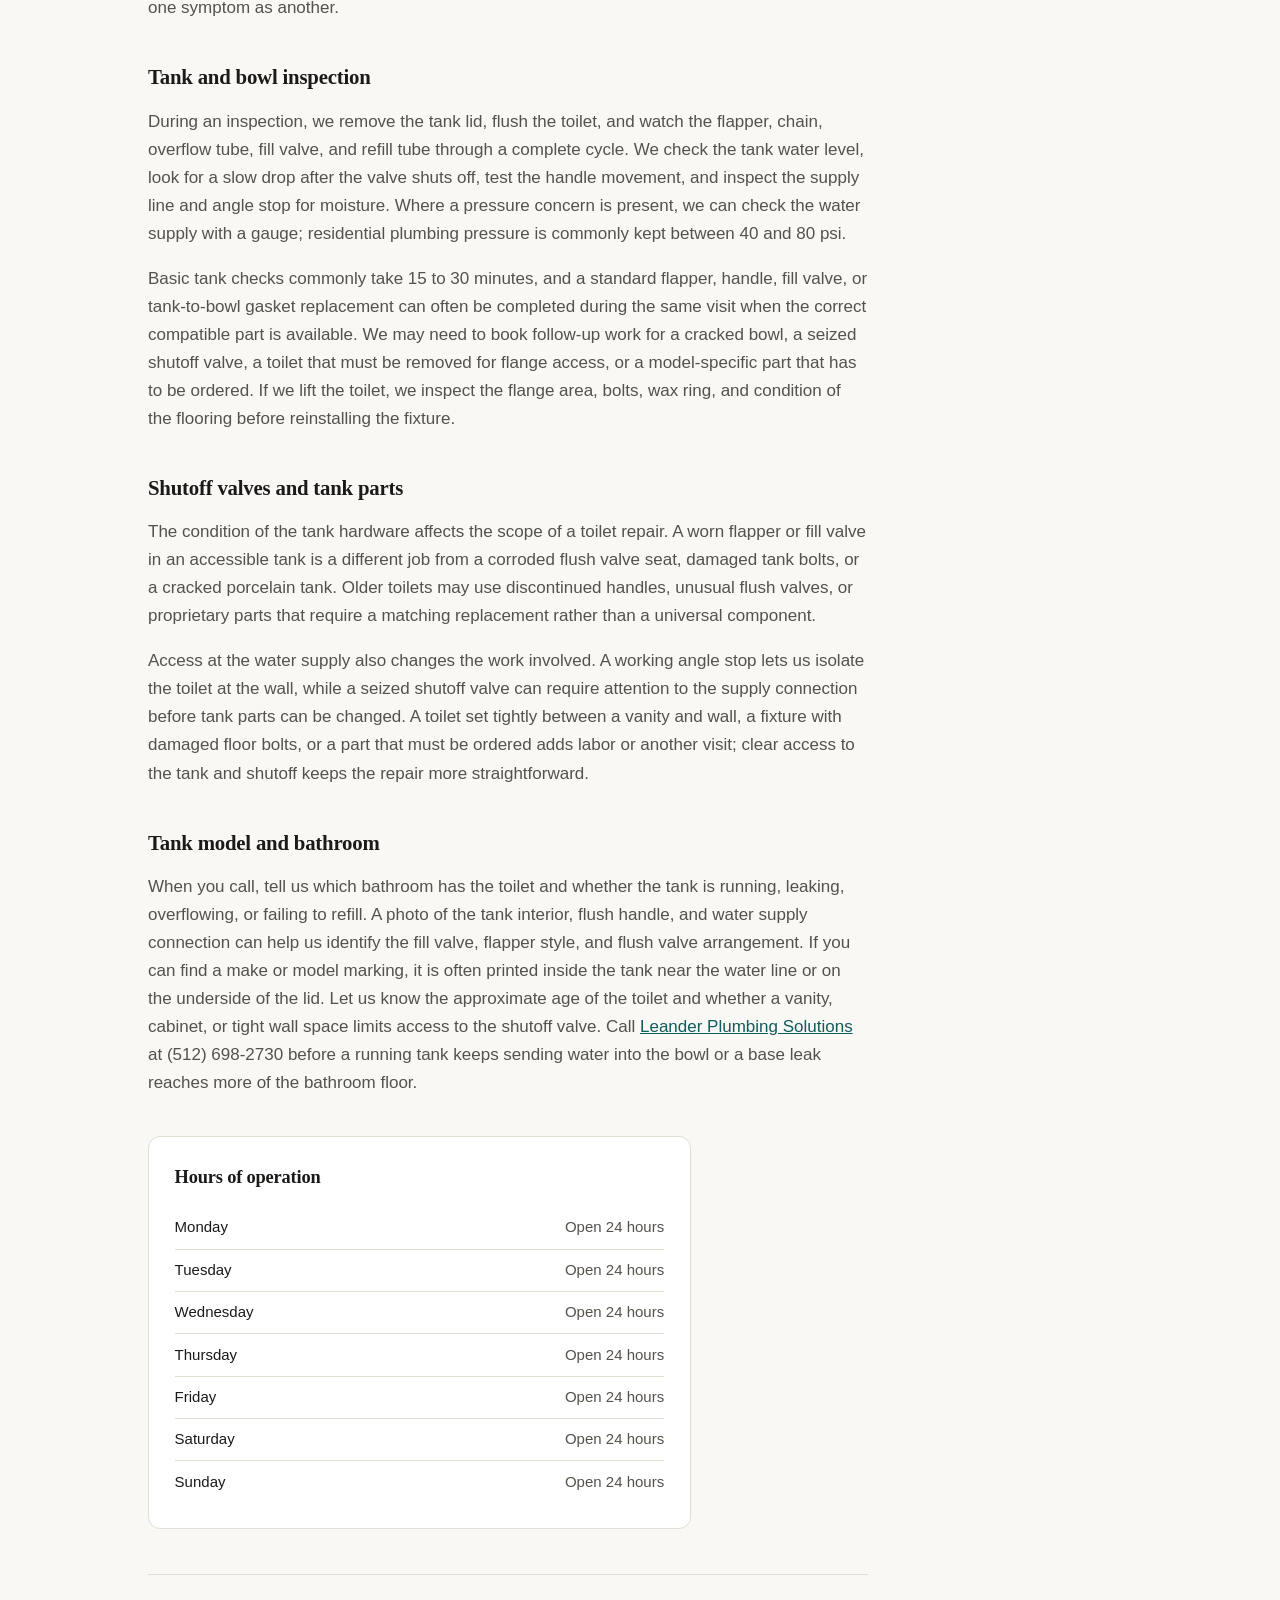
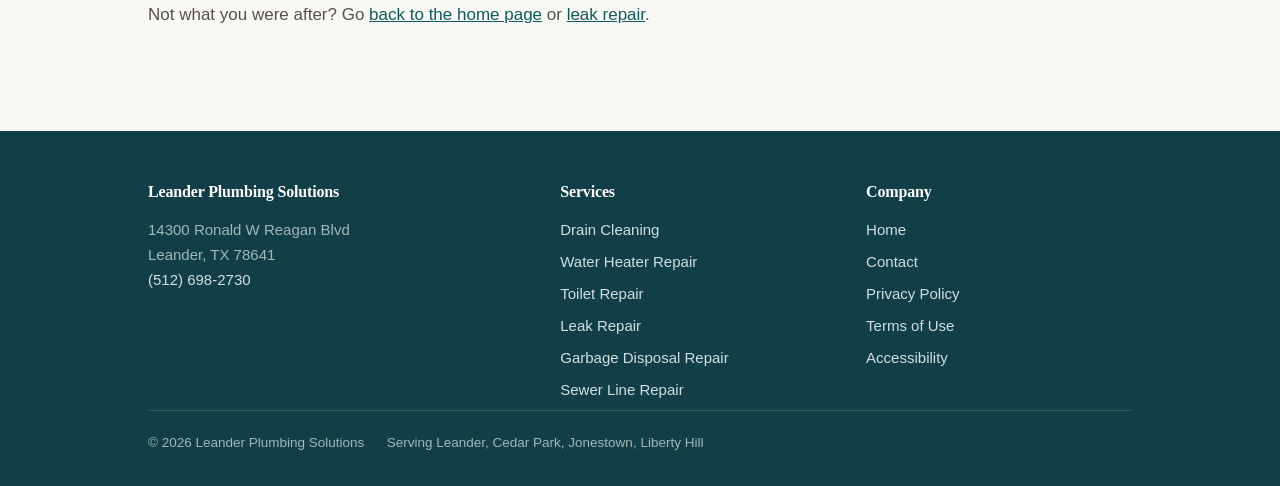
<file: toilet-repair/index.html>
<!DOCTYPE html>
<html lang="en">
<head>
<meta charset="utf-8">
<meta name="viewport" content="width=device-width, initial-scale=1">
<title>Toilet Repair | Leander Plumbing Solutions | Leander, TX</title>
<meta name="description" content="Leander Plumbing Solutions handles toilet repair in Leander, TX, including running tanks, weak flushes, leaks at the base, and faulty fill valves.">
<link rel="canonical" href="https://leander-plumbing-solutions.9-s.org/toilet-repair/">
<meta property="og:type" content="website">
<meta property="og:title" content="Toilet Repair | Leander Plumbing Solutions | Leander, TX">
<meta property="og:description" content="Leander Plumbing Solutions handles toilet repair in Leander, TX, including running tanks, weak flushes, leaks at the base, and faulty fill valves.">
<meta property="og:url" content="https://leander-plumbing-solutions.9-s.org/toilet-repair/">
<link rel="stylesheet" href="../assets/site.css">
<script type="application/ld+json">{"@context":"https://schema.org","@type":"Service","name":"Toilet Repair","serviceType":"Toilet Repair","url":"https://leander-plumbing-solutions.9-s.org/toilet-repair/","provider":{"@type":"Plumber","name":"Leander Plumbing Solutions","url":"https://leander-plumbing-solutions.9-s.org/","telephone":"(512) 698-2730"},"areaServed":{"@type":"City","name":"Leander"}}</script>
</head>
<body>

<a class="ledger-skip" href="#main">Skip to content</a>
<header class="ledger-head"><div class="ledger-shell ledger-head__row">
  <a class="ledger-brand" href="../">
    <span class="ledger-brand__glyph">LP</span>
    <span class="ledger-brand__name">Leander Plumbing Solutions</span>
  </a>
  <nav class="ledger-menu" aria-label="Main">
    <a href="../">Home</a>
    <details class="ledger-drop">
      <summary>Services</summary>
      <ul class="ledger-drop__list">
        <li class="ledger-drop__all"><a href="../#services">All services</a></li>
        <li><a href="../drain-cleaning/">Drain Cleaning</a></li><li><a href="../water-heater-repair/">Water Heater Repair</a></li><li><a href="../toilet-repair/" aria-current="page">Toilet Repair</a></li><li><a href="../leak-repair/">Leak Repair</a></li><li><a href="../garbage-disposal-repair/">Garbage Disposal Repair</a></li><li><a href="../sewer-line-repair/">Sewer Line Repair</a></li>
      </ul>
    </details>
    <a href="../contact/">Contact</a>
  </nav>
  <a class="ledger-ring" href="tel:+15126982730">(512) 698-2730</a>
</div></header>
<main id="main">


<section class="ledger-hero">
  <div class="ledger-hero__band">
    <img src="../assets/hero-4.webp" width="1200" height="800" alt="A plumber standing beside an open service van outside a house"
         loading="eager" fetchpriority="high" decoding="async">
  </div>
  <div class="ledger-shell">
    <div class="ledger-hero__card">
      <h1>Toilet Repair in Leander, TX</h1>
      <p>Toilet repair for running tanks, weak flushes, leaks, and faulty fill valves.</p>
      <p class="ledger-acts">
        <a class="ledger-act ledger-act--fill" href="tel:+15126982730">Call (512) 698-2730</a>
        <a class="ledger-act ledger-act--line" href="../contact/">Ask a question</a>
      </p>
    </div>
  </div>
</section>
<section class="ledger-block"><div class="ledger-shell">
  
  <div class="ledger-prose"><p class="ledger-lead">A toilet that keeps refilling after every flush can go from an irritating sound in the bathroom to water running through the tank day and night. A flapper that no longer seals may let water slip into the bowl, while a fill valve that sticks can keep the tank from reaching the right water level. Over a week or a month, mineral buildup, worn rubber, and a constantly moving valve can turn a small tank fault into more parts needing attention.</p>
<p>Water around the toilet base is different from a noisy tank. A loose supply connection can drip behind the bowl, and a failing wax ring can allow water to reach the flooring around the toilet flange. Moisture under vinyl, tile, or a bathroom cabinet can damage the subfloor if it is left in place through a season.</p>
<p>A loose toilet seat or a handle that occasionally needs a second push can often be scheduled, but a toilet that runs continuously, overflows, leaks at the base, or will not flush should not wait. Those faults involve water moving where it should not be—through the bowl, out of the tank, or beneath the toilet—and the bathroom floor can get worse while the fixture remains in use.</p>
<h2>Toilet keeps running</h2>
<p>We hear several different descriptions when a toilet has stopped working properly: “the toilet keeps running,” “the tank will not fill,” “the handle is loose,” and “the toilet flushes but the bowl stays full.” A hiss from the tank after flushing can point to a fill valve or refill tube, while water trickling into the bowl often points to a flapper, flush valve seat, or tank gasket. A toilet that needs the handle held down may have a chain that is too long, too short, tangled, or disconnected from the lever.</p>
<p>A weak flush, bubbling water in the bowl, a toilet that rocks on the floor, and water appearing near the base each lead us to different components. The symptoms can sound alike from the bathroom doorway, but a tank seal, fill valve, closet bolt, wax ring, and bowl passage are separate faults with different parts and labor behind them. We inspect the fixture before treating one symptom as another.</p>
<h2>Tank and bowl inspection</h2>
<p>During an inspection, we remove the tank lid, flush the toilet, and watch the flapper, chain, overflow tube, fill valve, and refill tube through a complete cycle. We check the tank water level, look for a slow drop after the valve shuts off, test the handle movement, and inspect the supply line and angle stop for moisture. Where a pressure concern is present, we can check the water supply with a gauge; residential plumbing pressure is commonly kept between 40 and 80 psi.</p>
<p>Basic tank checks commonly take 15 to 30 minutes, and a standard flapper, handle, fill valve, or tank-to-bowl gasket replacement can often be completed during the same visit when the correct compatible part is available. We may need to book follow-up work for a cracked bowl, a seized shutoff valve, a toilet that must be removed for flange access, or a model-specific part that has to be ordered. If we lift the toilet, we inspect the flange area, bolts, wax ring, and condition of the flooring before reinstalling the fixture.</p>
<h2>Shutoff valves and tank parts</h2>
<p>The condition of the tank hardware affects the scope of a toilet repair. A worn flapper or fill valve in an accessible tank is a different job from a corroded flush valve seat, damaged tank bolts, or a cracked porcelain tank. Older toilets may use discontinued handles, unusual flush valves, or proprietary parts that require a matching replacement rather than a universal component.</p>
<p>Access at the water supply also changes the work involved. A working angle stop lets us isolate the toilet at the wall, while a seized shutoff valve can require attention to the supply connection before tank parts can be changed. A toilet set tightly between a vanity and wall, a fixture with damaged floor bolts, or a part that must be ordered adds labor or another visit; clear access to the tank and shutoff keeps the repair more straightforward.</p>
<h2>Tank model and bathroom</h2>
<p>When you call, tell us which bathroom has the toilet and whether the tank is running, leaking, overflowing, or failing to refill. A photo of the tank interior, flush handle, and water supply connection can help us identify the fill valve, flapper style, and flush valve arrangement. If you can find a make or model marking, it is often printed inside the tank near the water line or on the underside of the lid. Let us know the approximate age of the toilet and whether a vanity, cabinet, or tight wall space limits access to the shutoff valve. Call <a href="../">Leander Plumbing Solutions</a> at (512) 698-2730 before a running tank keeps sending water into the bowl or a base leak reaches more of the bathroom floor.</p></div>
  <div class="ledger-visit" style="margin-top:2.4rem">
<div class="ledger-hours">
  <h2>Hours of operation</h2>
  <table><tr><td>Monday</td><td>Open 24 hours</td></tr><tr><td>Tuesday</td><td>Open 24 hours</td></tr><tr><td>Wednesday</td><td>Open 24 hours</td></tr><tr><td>Thursday</td><td>Open 24 hours</td></tr><tr><td>Friday</td><td>Open 24 hours</td></tr><tr><td>Saturday</td><td>Open 24 hours</td></tr><tr><td>Sunday</td><td>Open 24 hours</td></tr></table>
</div></div>
  <div class="ledger-onward"><p>Not what you were after? Go <a href="../">back to the home page</a> or <a href="../leak-repair/">leak repair</a>.</p></div>
</div></section>

</main>

<footer class="ledger-foot"><div class="ledger-shell">
  <div class="ledger-foot__spread">
    <div>
      <h2>Leander Plumbing Solutions</h2>
      <p>14300 Ronald W Reagan Blvd<br>Leander, TX 78641<br>
         <a href="tel:+15126982730">(512) 698-2730</a></p>
      
    </div>
    <div><h2>Services</h2><ul><li><a href="../drain-cleaning/">Drain Cleaning</a></li><li><a href="../water-heater-repair/">Water Heater Repair</a></li><li><a href="../toilet-repair/">Toilet Repair</a></li><li><a href="../leak-repair/">Leak Repair</a></li><li><a href="../garbage-disposal-repair/">Garbage Disposal Repair</a></li><li><a href="../sewer-line-repair/">Sewer Line Repair</a></li></ul></div>
    <div><h2>Company</h2><ul>
      <li><a href="../">Home</a></li><li><a href="../contact/">Contact</a></li><li><a href="../privacy-policy/">Privacy Policy</a></li><li><a href="../terms-of-use/">Terms of Use</a></li><li><a href="../accessibility/">Accessibility</a></li>
    </ul></div>
  </div>
  <p class="ledger-foot__base">
    <span>&copy; 2026 Leander Plumbing Solutions</span>
    <span>Serving Leander, Cedar Park, Jonestown, Liberty Hill</span>
  </p>
</div></footer>
</body>
</html>
</file>
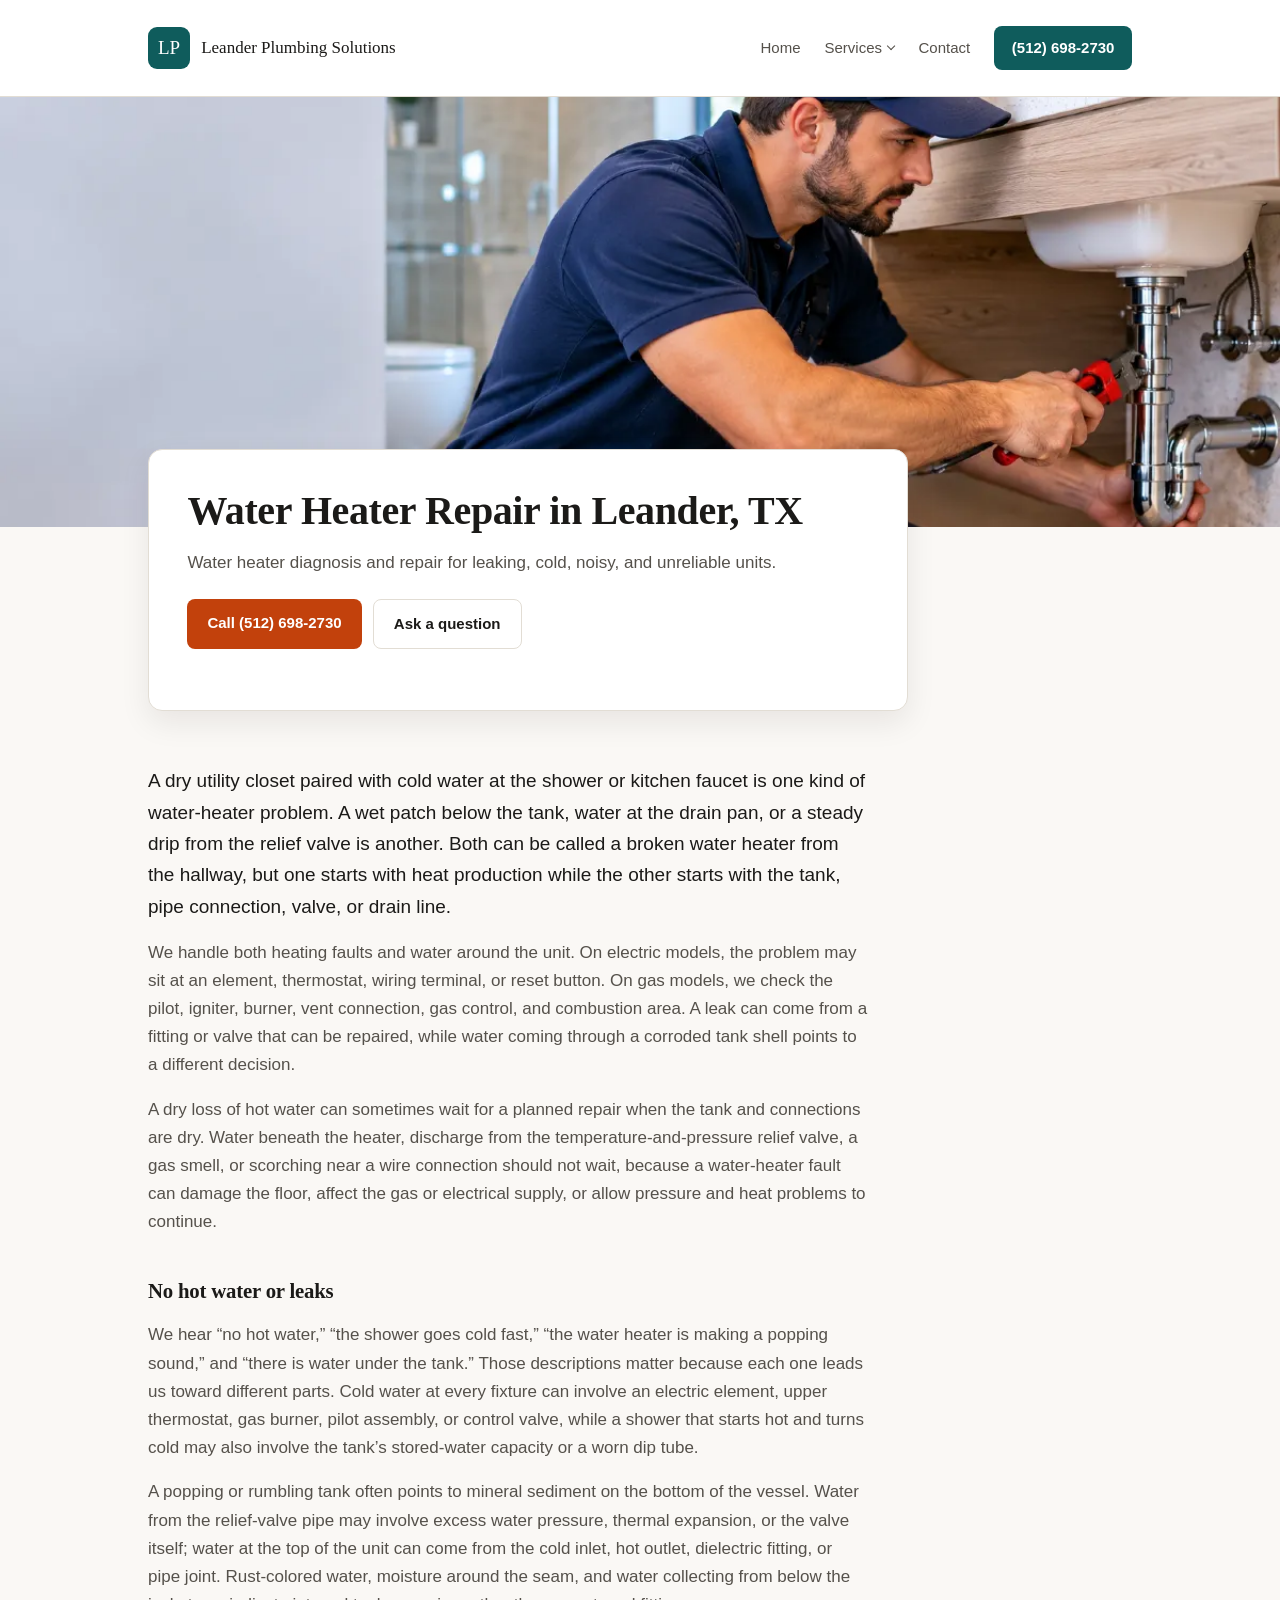
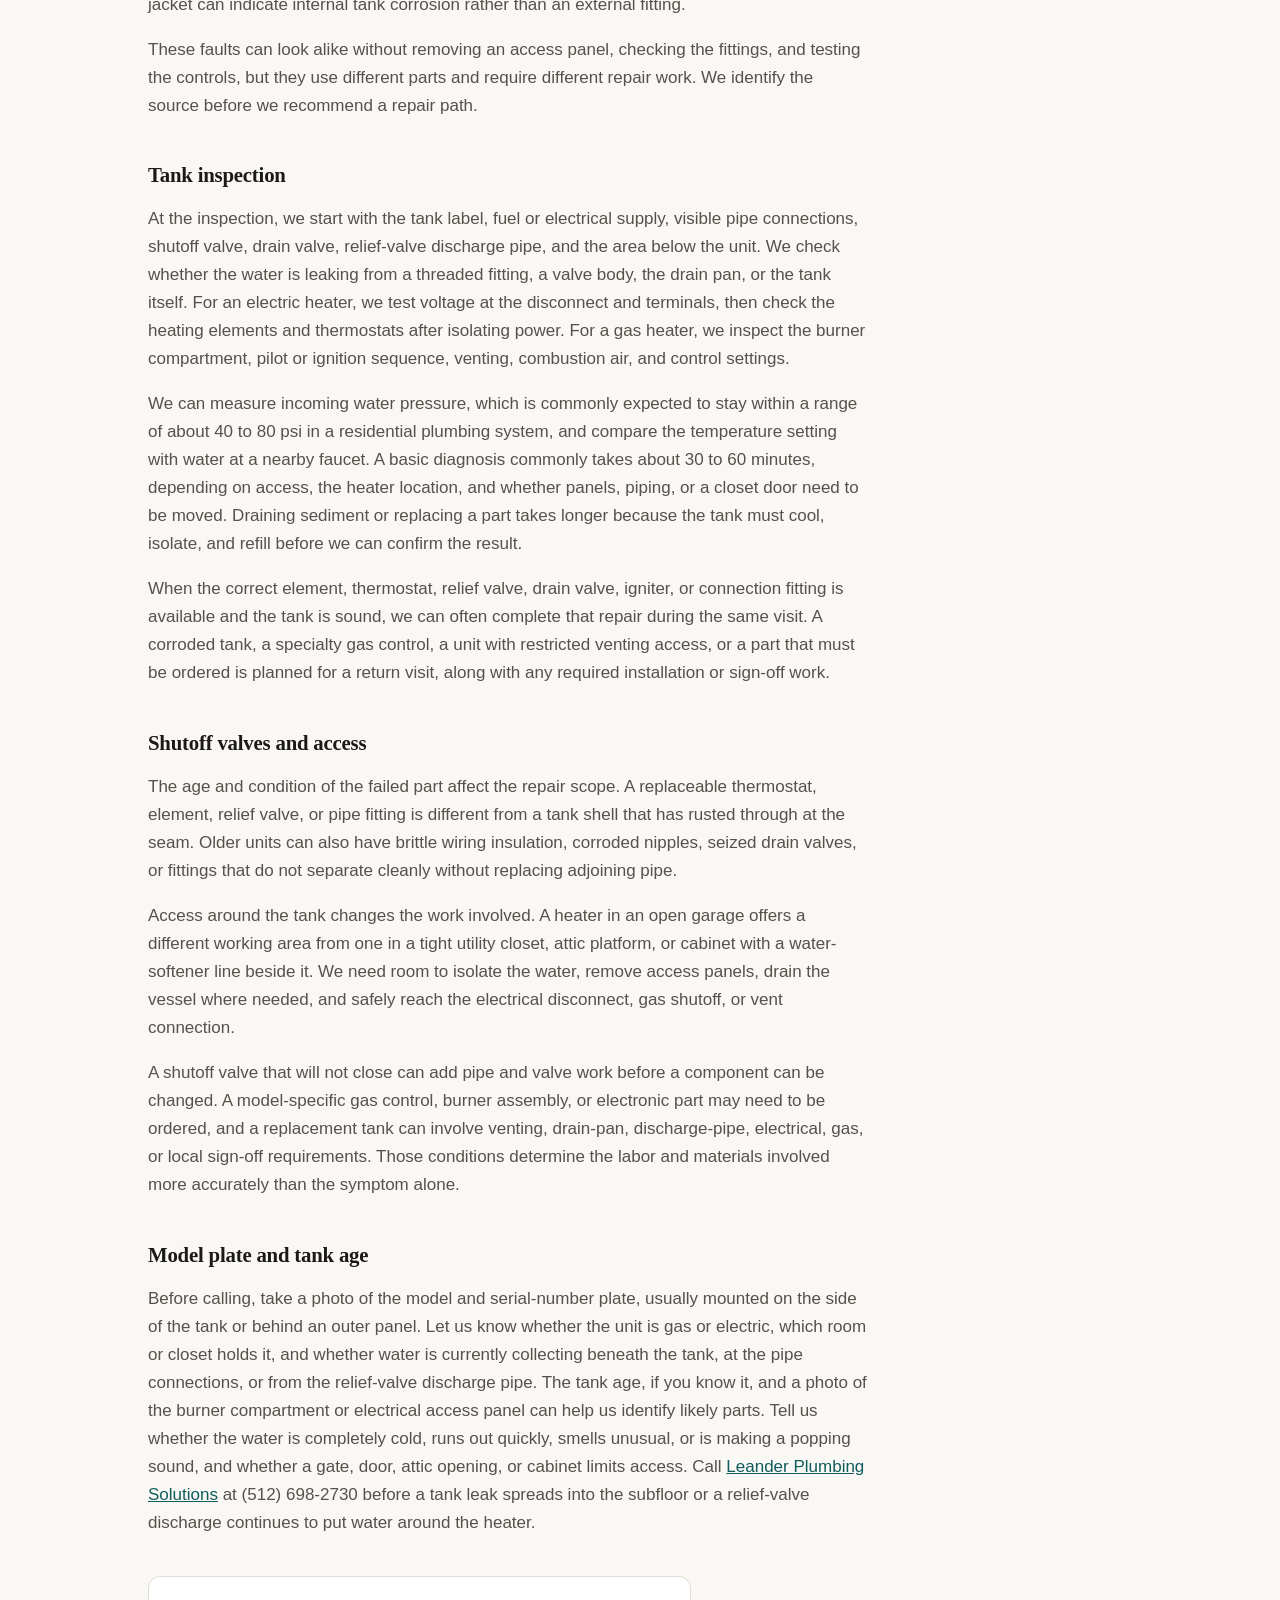
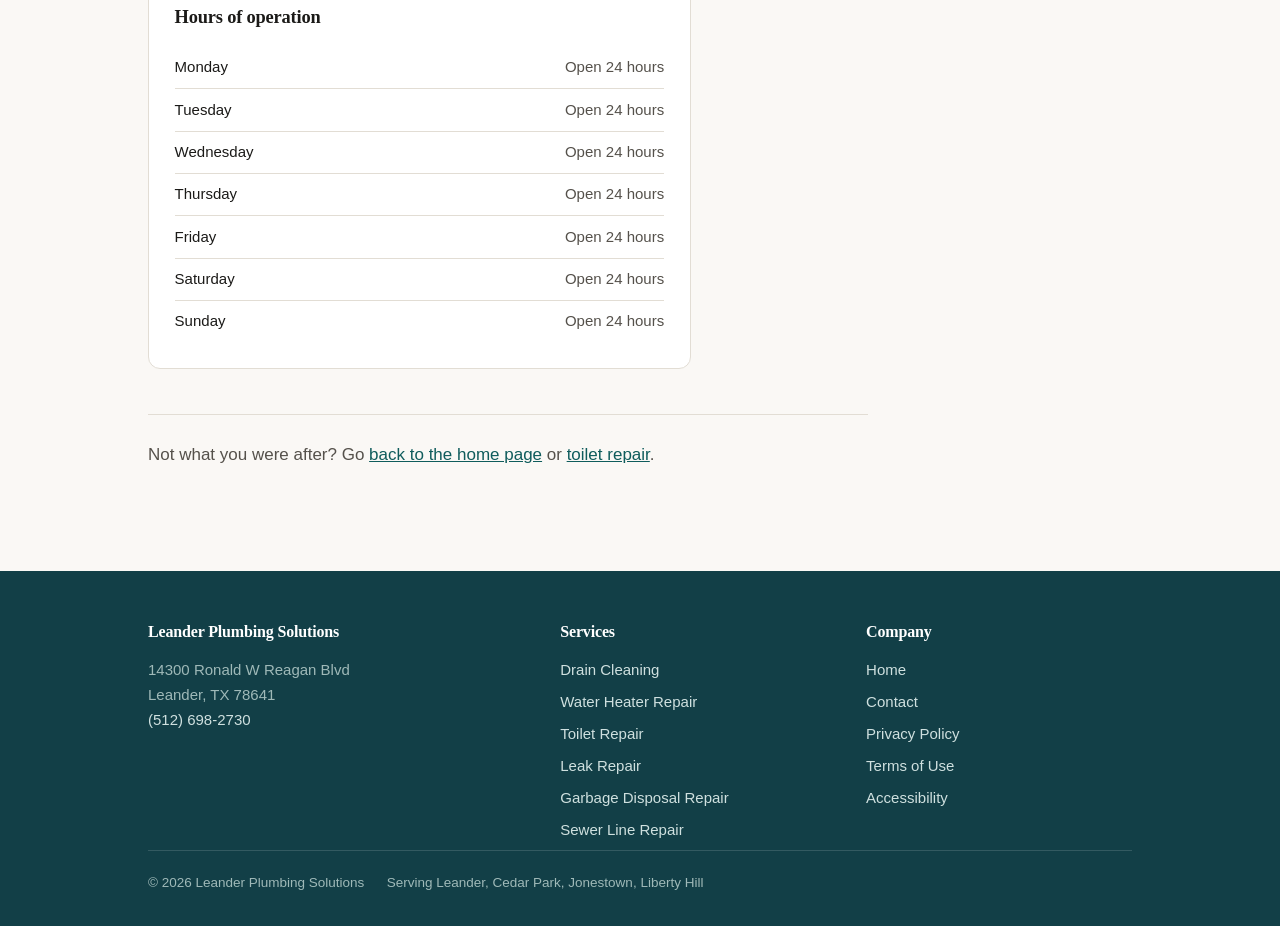
<file: water-heater-repair/index.html>
<!DOCTYPE html>
<html lang="en">
<head>
<meta charset="utf-8">
<meta name="viewport" content="width=device-width, initial-scale=1">
<title>Heater Repair | Leander Plumbing Solutions | Leander, TX</title>
<meta name="description" content="Leander Plumbing Solutions handles water heater repair in Leander, TX, including cold water, tank leaks, pilot faults, heating elements, and valves.">
<link rel="canonical" href="https://leander-plumbing-solutions.9-s.org/water-heater-repair/">
<meta property="og:type" content="website">
<meta property="og:title" content="Heater Repair | Leander Plumbing Solutions | Leander, TX">
<meta property="og:description" content="Leander Plumbing Solutions handles water heater repair in Leander, TX, including cold water, tank leaks, pilot faults, heating elements, and valves.">
<meta property="og:url" content="https://leander-plumbing-solutions.9-s.org/water-heater-repair/">
<link rel="stylesheet" href="../assets/site.css">
<script type="application/ld+json">{"@context":"https://schema.org","@type":"Service","name":"Water Heater Repair","serviceType":"Water Heater Repair","url":"https://leander-plumbing-solutions.9-s.org/water-heater-repair/","provider":{"@type":"Plumber","name":"Leander Plumbing Solutions","url":"https://leander-plumbing-solutions.9-s.org/","telephone":"(512) 698-2730"},"areaServed":{"@type":"City","name":"Leander"}}</script>
</head>
<body>

<a class="ledger-skip" href="#main">Skip to content</a>
<header class="ledger-head"><div class="ledger-shell ledger-head__row">
  <a class="ledger-brand" href="../">
    <span class="ledger-brand__glyph">LP</span>
    <span class="ledger-brand__name">Leander Plumbing Solutions</span>
  </a>
  <nav class="ledger-menu" aria-label="Main">
    <a href="../">Home</a>
    <details class="ledger-drop">
      <summary>Services</summary>
      <ul class="ledger-drop__list">
        <li class="ledger-drop__all"><a href="../#services">All services</a></li>
        <li><a href="../drain-cleaning/">Drain Cleaning</a></li><li><a href="../water-heater-repair/" aria-current="page">Water Heater Repair</a></li><li><a href="../toilet-repair/">Toilet Repair</a></li><li><a href="../leak-repair/">Leak Repair</a></li><li><a href="../garbage-disposal-repair/">Garbage Disposal Repair</a></li><li><a href="../sewer-line-repair/">Sewer Line Repair</a></li>
      </ul>
    </details>
    <a href="../contact/">Contact</a>
  </nav>
  <a class="ledger-ring" href="tel:+15126982730">(512) 698-2730</a>
</div></header>
<main id="main">


<section class="ledger-hero">
  <div class="ledger-hero__band">
    <img src="../assets/hero-3.webp" width="1200" height="800" alt="A plumber using a red-handled wrench on the pipework under a wooden vanity"
         loading="eager" fetchpriority="high" decoding="async">
  </div>
  <div class="ledger-shell">
    <div class="ledger-hero__card">
      <h1>Water Heater Repair in Leander, TX</h1>
      <p>Water heater diagnosis and repair for leaking, cold, noisy, and unreliable units.</p>
      <p class="ledger-acts">
        <a class="ledger-act ledger-act--fill" href="tel:+15126982730">Call (512) 698-2730</a>
        <a class="ledger-act ledger-act--line" href="../contact/">Ask a question</a>
      </p>
    </div>
  </div>
</section>
<section class="ledger-block"><div class="ledger-shell">
  
  <div class="ledger-prose"><p class="ledger-lead">A dry utility closet paired with cold water at the shower or kitchen faucet is one kind of water-heater problem. A wet patch below the tank, water at the drain pan, or a steady drip from the relief valve is another. Both can be called a broken water heater from the hallway, but one starts with heat production while the other starts with the tank, pipe connection, valve, or drain line.</p>
<p>We handle both heating faults and water around the unit. On electric models, the problem may sit at an element, thermostat, wiring terminal, or reset button. On gas models, we check the pilot, igniter, burner, vent connection, gas control, and combustion area. A leak can come from a fitting or valve that can be repaired, while water coming through a corroded tank shell points to a different decision.</p>
<p>A dry loss of hot water can sometimes wait for a planned repair when the tank and connections are dry. Water beneath the heater, discharge from the temperature-and-pressure relief valve, a gas smell, or scorching near a wire connection should not wait, because a water-heater fault can damage the floor, affect the gas or electrical supply, or allow pressure and heat problems to continue.</p>
<h2>No hot water or leaks</h2>
<p>We hear “no hot water,” “the shower goes cold fast,” “the water heater is making a popping sound,” and “there is water under the tank.” Those descriptions matter because each one leads us toward different parts. Cold water at every fixture can involve an electric element, upper thermostat, gas burner, pilot assembly, or control valve, while a shower that starts hot and turns cold may also involve the tank’s stored-water capacity or a worn dip tube.</p>
<p>A popping or rumbling tank often points to mineral sediment on the bottom of the vessel. Water from the relief-valve pipe may involve excess water pressure, thermal expansion, or the valve itself; water at the top of the unit can come from the cold inlet, hot outlet, dielectric fitting, or pipe joint. Rust-colored water, moisture around the seam, and water collecting from below the jacket can indicate internal tank corrosion rather than an external fitting.</p>
<p>These faults can look alike without removing an access panel, checking the fittings, and testing the controls, but they use different parts and require different repair work. We identify the source before we recommend a repair path.</p>
<h2>Tank inspection</h2>
<p>At the inspection, we start with the tank label, fuel or electrical supply, visible pipe connections, shutoff valve, drain valve, relief-valve discharge pipe, and the area below the unit. We check whether the water is leaking from a threaded fitting, a valve body, the drain pan, or the tank itself. For an electric heater, we test voltage at the disconnect and terminals, then check the heating elements and thermostats after isolating power. For a gas heater, we inspect the burner compartment, pilot or ignition sequence, venting, combustion air, and control settings.</p>
<p>We can measure incoming water pressure, which is commonly expected to stay within a range of about 40 to 80 psi in a residential plumbing system, and compare the temperature setting with water at a nearby faucet. A basic diagnosis commonly takes about 30 to 60 minutes, depending on access, the heater location, and whether panels, piping, or a closet door need to be moved. Draining sediment or replacing a part takes longer because the tank must cool, isolate, and refill before we can confirm the result.</p>
<p>When the correct element, thermostat, relief valve, drain valve, igniter, or connection fitting is available and the tank is sound, we can often complete that repair during the same visit. A corroded tank, a specialty gas control, a unit with restricted venting access, or a part that must be ordered is planned for a return visit, along with any required installation or sign-off work.</p>
<h2>Shutoff valves and access</h2>
<p>The age and condition of the failed part affect the repair scope. A replaceable thermostat, element, relief valve, or pipe fitting is different from a tank shell that has rusted through at the seam. Older units can also have brittle wiring insulation, corroded nipples, seized drain valves, or fittings that do not separate cleanly without replacing adjoining pipe.</p>
<p>Access around the tank changes the work involved. A heater in an open garage offers a different working area from one in a tight utility closet, attic platform, or cabinet with a water-softener line beside it. We need room to isolate the water, remove access panels, drain the vessel where needed, and safely reach the electrical disconnect, gas shutoff, or vent connection.</p>
<p>A shutoff valve that will not close can add pipe and valve work before a component can be changed. A model-specific gas control, burner assembly, or electronic part may need to be ordered, and a replacement tank can involve venting, drain-pan, discharge-pipe, electrical, gas, or local sign-off requirements. Those conditions determine the labor and materials involved more accurately than the symptom alone.</p>
<h2>Model plate and tank age</h2>
<p>Before calling, take a photo of the model and serial-number plate, usually mounted on the side of the tank or behind an outer panel. Let us know whether the unit is gas or electric, which room or closet holds it, and whether water is currently collecting beneath the tank, at the pipe connections, or from the relief-valve discharge pipe. The tank age, if you know it, and a photo of the burner compartment or electrical access panel can help us identify likely parts. Tell us whether the water is completely cold, runs out quickly, smells unusual, or is making a popping sound, and whether a gate, door, attic opening, or cabinet limits access. Call <a href="../">Leander Plumbing Solutions</a> at (512) 698-2730 before a tank leak spreads into the subfloor or a relief-valve discharge continues to put water around the heater.</p></div>
  <div class="ledger-visit" style="margin-top:2.4rem">
<div class="ledger-hours">
  <h2>Hours of operation</h2>
  <table><tr><td>Monday</td><td>Open 24 hours</td></tr><tr><td>Tuesday</td><td>Open 24 hours</td></tr><tr><td>Wednesday</td><td>Open 24 hours</td></tr><tr><td>Thursday</td><td>Open 24 hours</td></tr><tr><td>Friday</td><td>Open 24 hours</td></tr><tr><td>Saturday</td><td>Open 24 hours</td></tr><tr><td>Sunday</td><td>Open 24 hours</td></tr></table>
</div></div>
  <div class="ledger-onward"><p>Not what you were after? Go <a href="../">back to the home page</a> or <a href="../toilet-repair/">toilet repair</a>.</p></div>
</div></section>

</main>

<footer class="ledger-foot"><div class="ledger-shell">
  <div class="ledger-foot__spread">
    <div>
      <h2>Leander Plumbing Solutions</h2>
      <p>14300 Ronald W Reagan Blvd<br>Leander, TX 78641<br>
         <a href="tel:+15126982730">(512) 698-2730</a></p>
      
    </div>
    <div><h2>Services</h2><ul><li><a href="../drain-cleaning/">Drain Cleaning</a></li><li><a href="../water-heater-repair/">Water Heater Repair</a></li><li><a href="../toilet-repair/">Toilet Repair</a></li><li><a href="../leak-repair/">Leak Repair</a></li><li><a href="../garbage-disposal-repair/">Garbage Disposal Repair</a></li><li><a href="../sewer-line-repair/">Sewer Line Repair</a></li></ul></div>
    <div><h2>Company</h2><ul>
      <li><a href="../">Home</a></li><li><a href="../contact/">Contact</a></li><li><a href="../privacy-policy/">Privacy Policy</a></li><li><a href="../terms-of-use/">Terms of Use</a></li><li><a href="../accessibility/">Accessibility</a></li>
    </ul></div>
  </div>
  <p class="ledger-foot__base">
    <span>&copy; 2026 Leander Plumbing Solutions</span>
    <span>Serving Leander, Cedar Park, Jonestown, Liberty Hill</span>
  </p>
</div></footer>
</body>
</html>
</file>
<file: assets/site.css>
:root{
  --lg-ink:#1b1a18; --lg-soft:#55514b; --lg-rule:#e2ddd4;
  --lg-paper:#faf8f5; --lg-card:#fff;
  --lg-accent:#0f5c5c; --lg-warm:#c2410c;
  --lg-gutter:clamp(1.25rem,4vw,3rem);
}
*{box-sizing:border-box}
body{margin:0;background:var(--lg-paper);color:var(--lg-ink);
  font:17px/1.65 -apple-system,BlinkMacSystemFont,"Segoe UI",Roboto,Helvetica,Arial,sans-serif;
  -webkit-font-smoothing:antialiased}
h1,h2,h3{font-family:Georgia,"Iowan Old Style","Times New Roman",serif;
  font-weight:600;letter-spacing:-.01em;margin:0}
a{color:var(--lg-accent)}
img{max-width:100%;display:block}
.ledger-shell{max-width:1080px;margin:0 auto;padding:0 var(--lg-gutter)}
.ledger-skip{position:absolute;left:-9999px}
.ledger-skip:focus{left:1rem;top:1rem;background:#fff;padding:.6rem 1rem;z-index:99}

/* header */
.ledger-head{background:var(--lg-card);border-bottom:1px solid var(--lg-rule);position:sticky;top:0;z-index:9}
/* 84px, RAISED WITH THE LOGO. The row's height has to be settled before the
   image loads or the header jumps as it arrives — which is why the mark
   carries no width/height attributes. A 55px logo in a 76px row left four
   pixels of air above and below it. */
.ledger-head__row{display:flex;align-items:center;gap:1.5rem;min-height:96px}
.ledger-brand{display:flex;align-items:center;gap:.7rem;margin-right:auto;text-decoration:none;color:inherit}
.ledger-brand__glyph{width:42px;height:42px;border-radius:9px;background:var(--lg-accent);color:#fff;
  display:grid;place-items:center;font-family:Georgia,serif;font-size:19px;flex:0 0 auto}
/* THE HEIGHT IS FIXED AND THE WIDTH FOLLOWS THE LOGO. A 42px SQUARE with
   object-fit:contain letterboxes a wide lockup — a 400x90 logo drew at about
   42x9 and read as a smudge — so the dimension to pin is the height.

   53px -> 70px ON 30 OCTOBER, AND THE REASON IS THE ASPECT RATIO RATHER THAN
   THE NUMBER. Pinning height suits a WIDE lockup: at 4.4:1, 53px tall comes
   out 235px wide and fills the header. Edwin's own logo is about 1.5:1, and
   at 53px tall it came out 80px wide — the rule working exactly as written,
   and a logo a third the presence of the one it was designed around.

       PINNING ONE DIMENSION SIZES ONE SHAPE WELL
       AND EVERY OTHER SHAPE BY ACCIDENT.

   max-width is what protects the wide ones: at 70px tall a 4.4:1 lockup
   wants 308px and is capped at 320, so it is unaffected. A squarer logo
   gains the whole difference. */
.ledger-brand__mark{height:70px;width:auto;max-width:min(320px,54vw);object-fit:contain;
  object-position:left center;flex:0 0 auto}
.ledger-brand__name{font-family:Georgia,serif;font-size:17px;line-height:1.2}
.ledger-brand__name small{display:block;font-family:inherit;font-size:12px;color:var(--lg-soft);
  letter-spacing:.08em;text-transform:uppercase}
.ledger-menu{display:flex;align-items:center;gap:1.5rem;font-size:15px}
.ledger-menu a{color:var(--lg-soft);text-decoration:none}
.ledger-menu a:hover,.ledger-menu a[aria-current]{color:var(--lg-accent)}

/* the services menu — a <details>, so it works with no JavaScript at all */
.ledger-drop{position:relative}
.ledger-drop>summary{list-style:none;cursor:pointer;color:var(--lg-soft);
  display:inline-flex;align-items:center;gap:.4rem;-webkit-tap-highlight-color:transparent}
.ledger-drop>summary::-webkit-details-marker{display:none}
.ledger-drop>summary::after{content:"";width:.34em;height:.34em;margin-top:-.22em;
  border-right:1.6px solid currentColor;border-bottom:1.6px solid currentColor;transform:rotate(45deg)}
.ledger-drop>summary:hover,.ledger-drop[open]>summary{color:var(--lg-accent)}
.ledger-drop[open]>summary::after{margin-top:.1em;transform:rotate(225deg)}
.ledger-drop>summary:focus-visible{outline:2px solid var(--lg-accent);outline-offset:4px;border-radius:3px}
.ledger-drop__list{position:absolute;top:calc(100% + 1.15rem);left:-1.05rem;z-index:20;
  min-width:min(264px,calc(100vw - 2.5rem));margin:0;padding:.4rem 0;list-style:none;
  background:var(--lg-card);border:1px solid var(--lg-rule);border-radius:11px;
  box-shadow:0 14px 34px rgba(20,16,10,.14)}
.ledger-drop__list li{margin:0}
.ledger-drop__list a{display:block;padding:.55rem 1.05rem;color:var(--lg-ink);font-size:15px;line-height:1.35}
.ledger-drop__list a:hover,.ledger-drop__list a:focus{background:var(--lg-paper);color:var(--lg-accent)}
.ledger-drop__list a[aria-current]{color:var(--lg-accent);font-weight:600}
.ledger-drop__all a{color:var(--lg-soft);font-size:13px;letter-spacing:.07em;text-transform:uppercase}
.ledger-ring{background:var(--lg-accent);color:#fff;text-decoration:none;font-weight:600;
  padding:.62rem 1.1rem;border-radius:8px;font-size:15px;white-space:nowrap}

/* hero */
.ledger-hero__band{height:clamp(280px,38vw,430px);overflow:hidden;background:#d9d3c9}
.ledger-hero__band img{width:100%;height:100%;object-fit:cover;object-position:center 42%}
.ledger-hero__card{background:var(--lg-card);border:1px solid var(--lg-rule);border-radius:14px;
  padding:clamp(1.5rem,4vw,2.4rem);margin-top:-78px;position:relative;max-width:760px;
  box-shadow:0 12px 30px rgba(20,16,10,.08)}
.ledger-hero__card h1{font-size:clamp(1.7rem,4.2vw,2.5rem);line-height:1.15}
.ledger-hero__card p{color:var(--lg-soft);margin:.9rem 0 1.4rem}
.ledger-acts{display:flex;gap:.7rem;flex-wrap:wrap;margin:0}
.ledger-act{display:inline-block;text-decoration:none;font-weight:600;font-size:15px;
  padding:.72rem 1.25rem;border-radius:8px}
.ledger-act--fill{background:var(--lg-warm);color:#fff}
.ledger-act--line{border:1px solid var(--lg-rule);color:var(--lg-ink)}

/* name / address / phone */
.ledger-nap{display:grid;grid-template-columns:repeat(3,1fr);margin:3rem 0 0;
  border-top:1px solid var(--lg-rule);border-bottom:1px solid var(--lg-rule)}
.ledger-nap>div{padding:1.5rem 1.6rem;border-left:1px solid var(--lg-rule)}
.ledger-nap>div:first-child{border-left:0;padding-left:0}
.ledger-nap dt{font-size:11px;letter-spacing:.14em;text-transform:uppercase;color:var(--lg-soft);margin-bottom:.45rem}
.ledger-nap dd{margin:0;font-size:16px}
.ledger-nap dd a{text-decoration:none}

/* generic block */
.ledger-block{padding:3.4rem 0}
.ledger-block__lede{max-width:620px;margin-bottom:2rem}
.ledger-block__lede h2{font-size:clamp(1.4rem,3vw,1.85rem)}
.ledger-block__lede p{color:var(--lg-soft);margin:.6rem 0 0}

/* who we are */
.ledger-about{display:grid;grid-template-columns:.85fr 1.15fr;gap:3rem;align-items:start}
.ledger-about h2{font-size:clamp(1.35rem,2.9vw,1.8rem);line-height:1.25}
.ledger-about__text p{margin:0 0 1.1rem;color:var(--lg-soft)}
.ledger-about__text p:first-child{font-size:19px;color:var(--lg-ink)}
.ledger-about__text p:last-child{margin-bottom:0}

/* services list */
.ledger-list{list-style:none;margin:0;padding:0;display:grid;grid-template-columns:1fr 1fr;gap:0 3rem}
.ledger-list li{border-top:1px solid var(--lg-rule)}
.ledger-list a,.ledger-list__row{display:flex;gap:1rem;align-items:baseline;
  padding:1.15rem 0;text-decoration:none;color:inherit}
.ledger-list a:hover .ledger-list__name{color:var(--lg-accent)}
.ledger-list__row{color:var(--lg-soft)}
.ledger-list__row .ledger-list__name{color:var(--lg-soft)}
.ledger-list__n{font-family:Georgia,serif;font-size:13px;color:var(--lg-accent);min-width:1.6rem}
.ledger-list__name{font-family:Georgia,serif;font-size:19px;display:block}
.ledger-list__sub{display:block;font-size:14px;color:var(--lg-soft);margin-top:.15rem}

/* prose (service + legal pages) */
.ledger-prose{max-width:720px}
.ledger-prose h2{font-size:1.3rem;margin:2.4rem 0 .8rem}
.ledger-prose h2:first-child{margin-top:0}
.ledger-prose p{margin:0 0 1.05rem;color:var(--lg-soft)}
.ledger-prose p.ledger-lead{font-size:19px;color:var(--lg-ink)}
.ledger-prose ul{color:var(--lg-soft);padding-left:1.1rem}
.ledger-prose li{margin-bottom:.5rem}

/* the ring */
.ledger-onward{border-top:1px solid var(--lg-rule);margin-top:2.8rem;padding-top:1.6rem;max-width:720px}
.ledger-onward p{margin:0;color:var(--lg-soft)}

/* map + hours */
.ledger-visit{display:grid;grid-template-columns:1.15fr .85fr;gap:2.5rem;align-items:start}
.ledger-map{border:1px solid var(--lg-rule);border-radius:12px;overflow:hidden;background:#eceae5}
.ledger-map iframe{display:block;width:100%;height:360px;border:0}
.ledger-hours{background:var(--lg-card);border:1px solid var(--lg-rule);border-radius:12px;padding:1.6rem}
.ledger-hours h2{font-size:1.15rem;margin-bottom:.9rem}
.ledger-hours table{width:100%;border-collapse:collapse;font-size:15px}
.ledger-hours td{padding:.52rem 0;border-top:1px solid var(--lg-rule)}
.ledger-hours tr:first-child td{border-top:0}
.ledger-hours td:last-child{text-align:right;color:var(--lg-soft)}
.ledger-hours .ledger-shut{color:#9b958c}

/* contact */
.ledger-contact{display:grid;grid-template-columns:1fr 1fr;gap:3rem;align-items:start}
.ledger-form label{display:block;font-size:13px;letter-spacing:.06em;text-transform:uppercase;
  color:var(--lg-soft);margin:0 0 .35rem}
.ledger-form input,.ledger-form textarea{width:100%;font:inherit;font-size:16px;padding:.7rem .8rem;
  border:1px solid var(--lg-rule);border-radius:8px;background:#fff;margin-bottom:1rem}
.ledger-form textarea{min-height:140px;resize:vertical}
.ledger-form button{font:inherit;font-weight:600;font-size:15px;padding:.75rem 1.4rem;border:0;
  border-radius:8px;background:var(--lg-warm);color:#fff;cursor:pointer}
.ledger-form__note{font-size:13.5px;color:var(--lg-soft);margin:.9rem 0 0}

/* footer */
.ledger-foot{background:#123f47;color:#cfe0df;margin-top:3rem;padding:3rem 0 2rem;font-size:15px}
.ledger-foot a{color:#cfe0df;text-decoration:none}
.ledger-foot a:hover{color:#fff;text-decoration:underline}
.ledger-foot__spread{display:grid;grid-template-columns:1.4fr 1fr 1fr;gap:2.5rem}
.ledger-foot h2{font-family:Georgia,serif;color:#fff;font-size:1rem;margin:0 0 .8rem;font-weight:600}
.ledger-foot ul{list-style:none;margin:0;padding:0}
.ledger-foot li{margin-bottom:.45rem}
.ledger-foot p{margin:0;color:#9fb9b8}
.ledger-badges{display:flex;gap:.6rem;margin-top:1rem}
.ledger-badges a{width:36px;height:36px;border-radius:50%;background:rgba(255,255,255,.1);
  display:grid;place-items:center}
.ledger-badges a:hover{background:rgba(255,255,255,.2)}
.ledger-badges svg{width:17px;height:17px;fill:#fff;display:block}
.ledger-foot__base{border-top:1px solid rgba(255,255,255,.14);margin-top:2.2rem;padding-top:1.3rem;
  display:flex;gap:1.4rem;flex-wrap:wrap;font-size:13.5px;color:#9fb9b8}

@media (max-width:820px){
  /* THE MENU USED TO BE display:none HERE, AND THAT IS WHY IT HAD TO GO.
   *
   * Below 820px — which is most of the traffic a local trade site gets — the
   * header had a logo and a phone button and no navigation whatsoever. The
   * footer carried everything, so nothing was unreachable, but reaching a
   * service page meant scrolling past the whole page first. There is no
   * hamburger to open because there is no JavaScript; the row wraps instead
   * and the menu sits on its own line under a hairline. */
  .ledger-head__row{flex-wrap:wrap;min-height:0;padding-top:.75rem;padding-bottom:.1rem;gap:.8rem 1.2rem}
  /* The phone button shares the top row with the logo on a narrow screen,
     so the logo gives up a little height and a lot of width. */
  .ledger-brand__mark{height:60px;max-width:min(268px,54vw)}
  .ledger-menu{order:3;flex-basis:100%;flex-wrap:wrap;gap:.4rem 1.15rem;font-size:14.5px;
    border-top:1px solid var(--lg-rule);margin-top:.15rem;padding:.65rem 0}
  .ledger-drop__list{top:calc(100% + .7rem);left:-.9rem}
  .ledger-nap{grid-template-columns:1fr}
  .ledger-nap>div{border-left:0;border-top:1px solid var(--lg-rule);padding-left:0}
  .ledger-nap>div:first-child{border-top:0}
  .ledger-list{grid-template-columns:1fr;gap:0}
  .ledger-about,.ledger-visit,.ledger-contact{grid-template-columns:1fr;gap:1.2rem}
  .ledger-foot__spread{grid-template-columns:1fr}
  .ledger-hero__card{margin-top:-50px}
}
</file>
